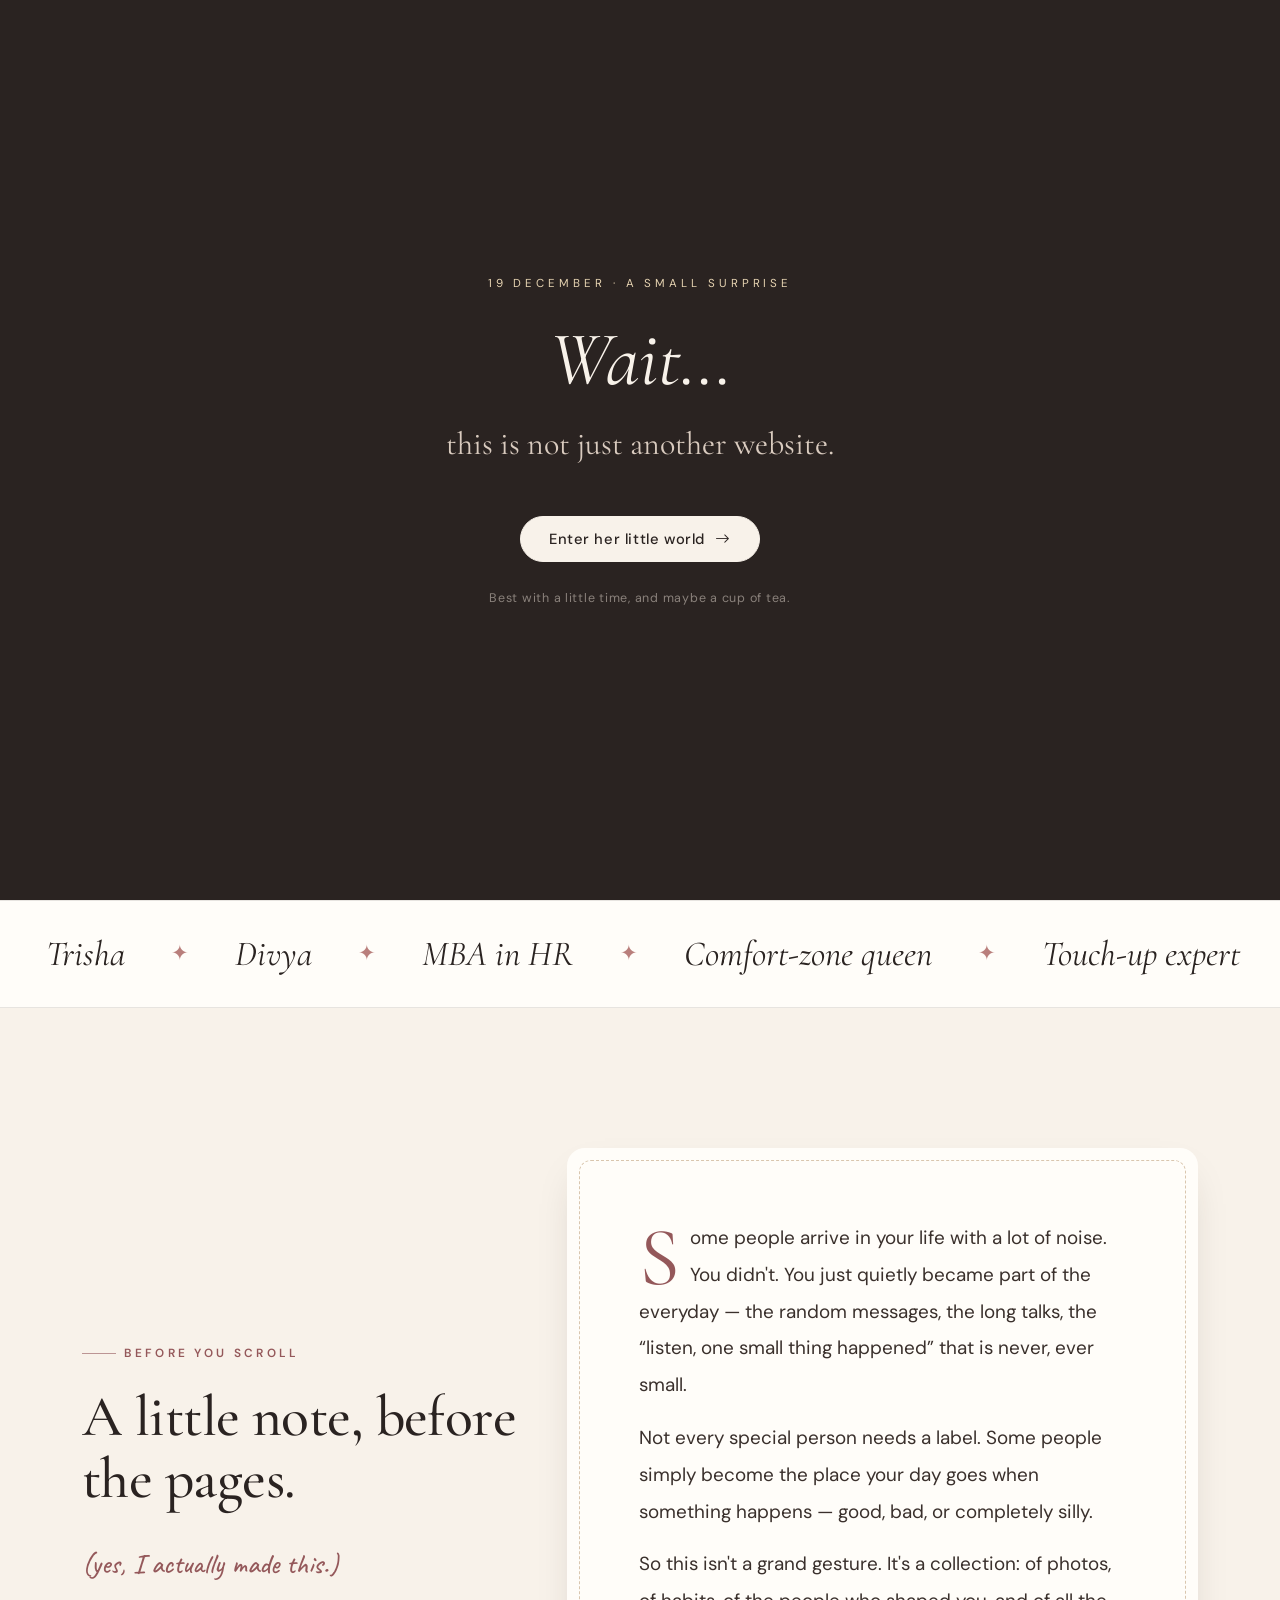
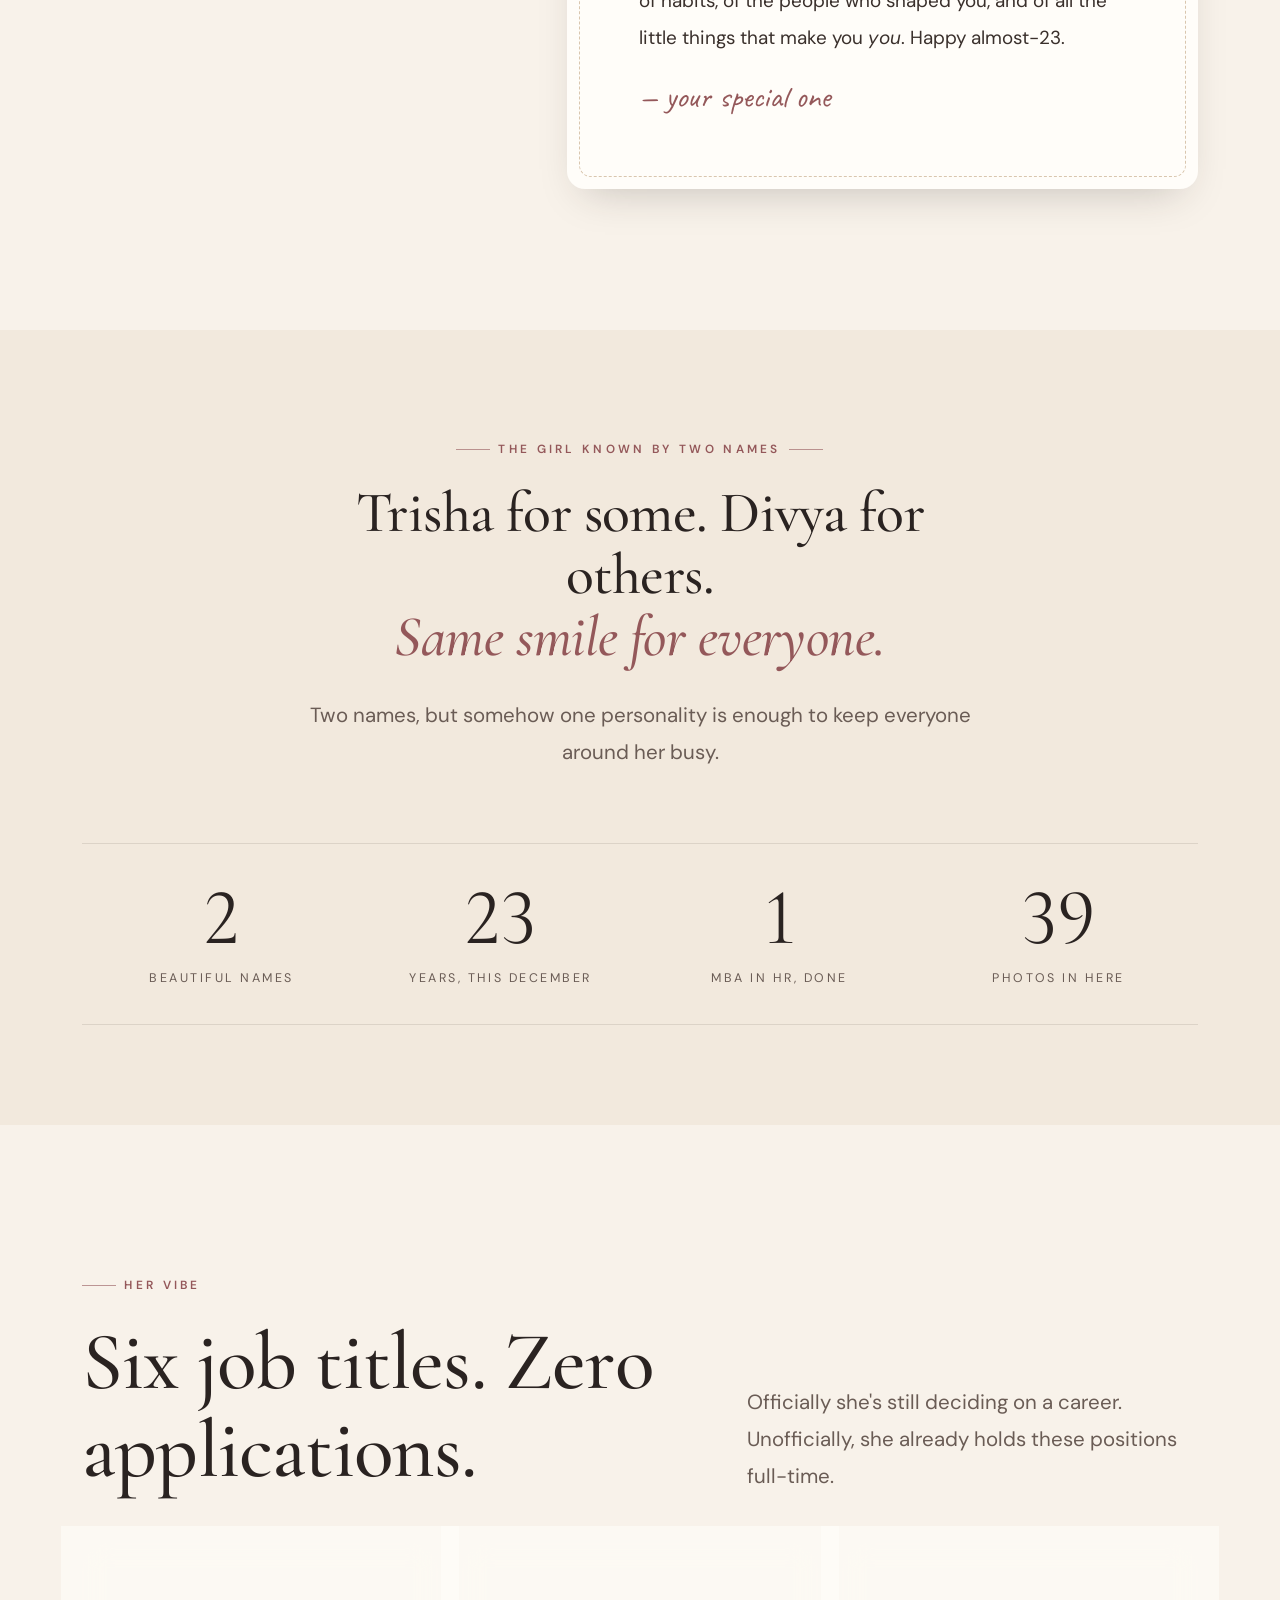
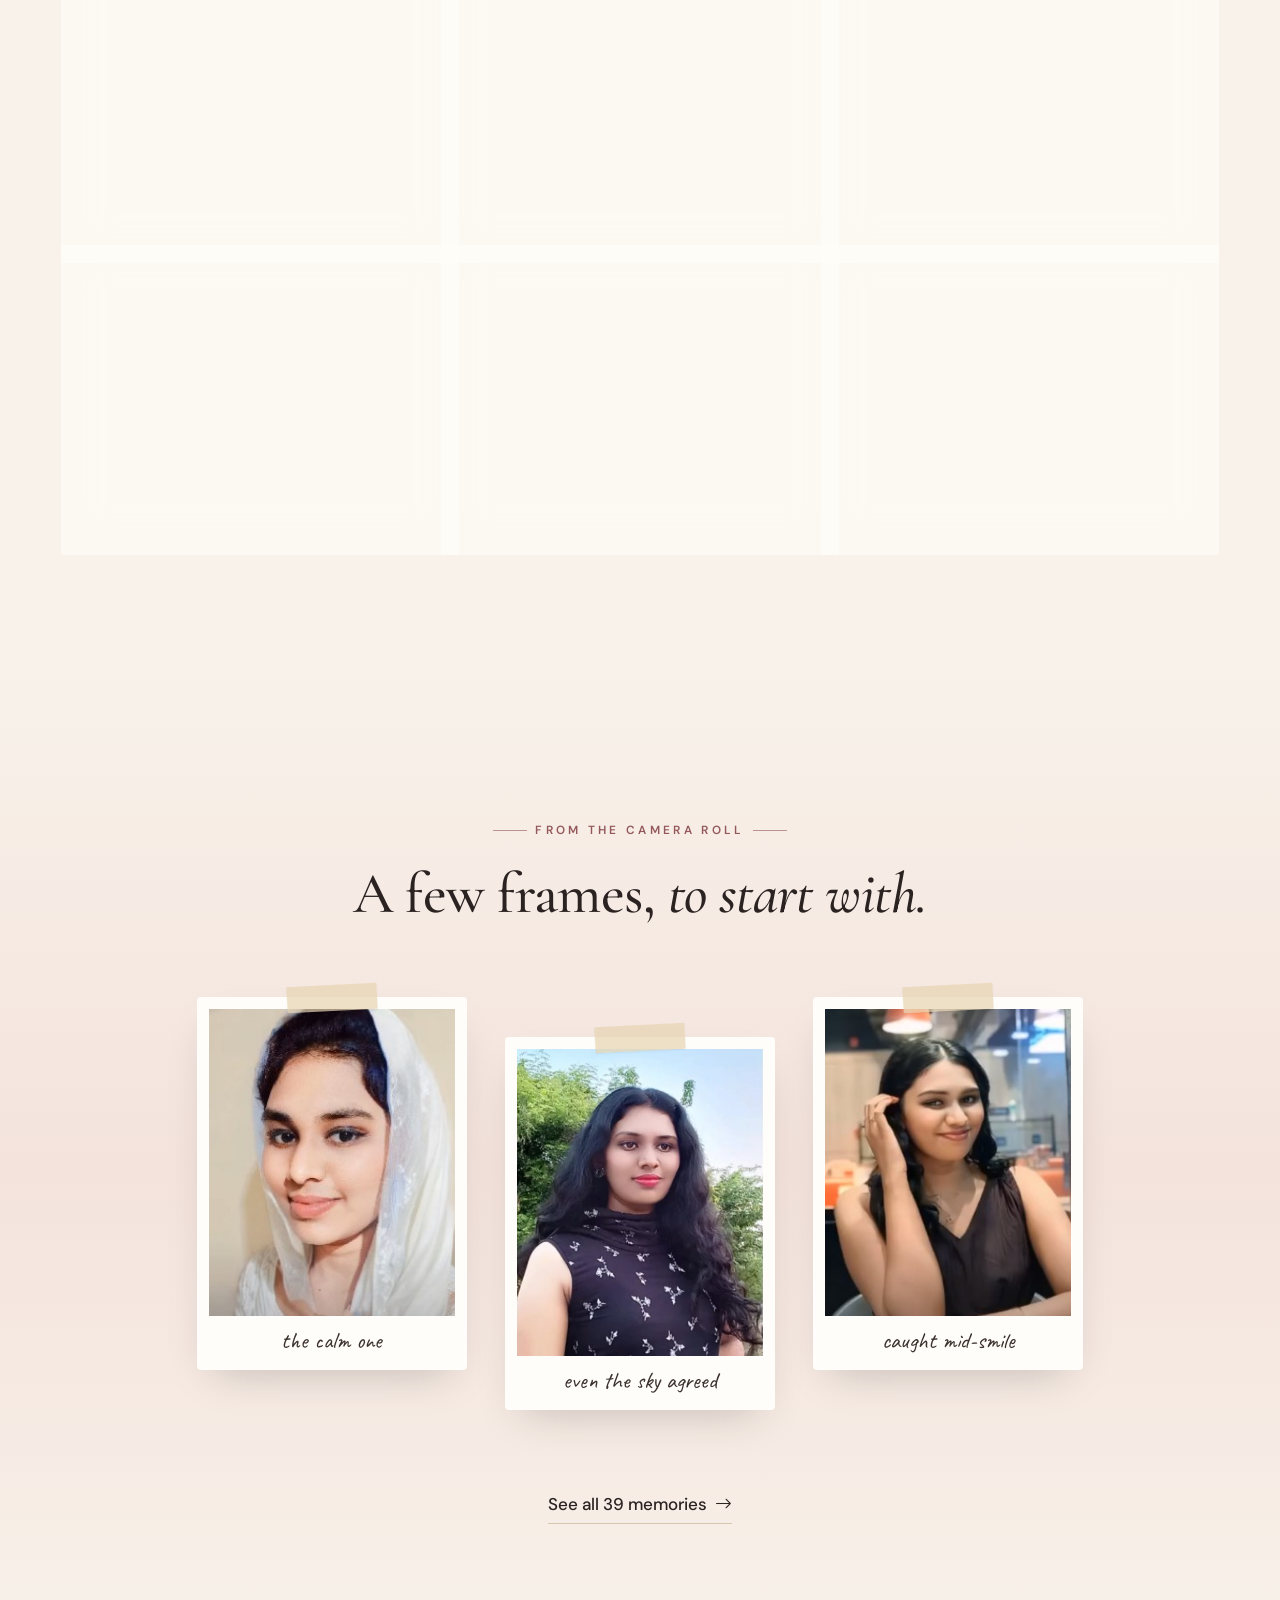
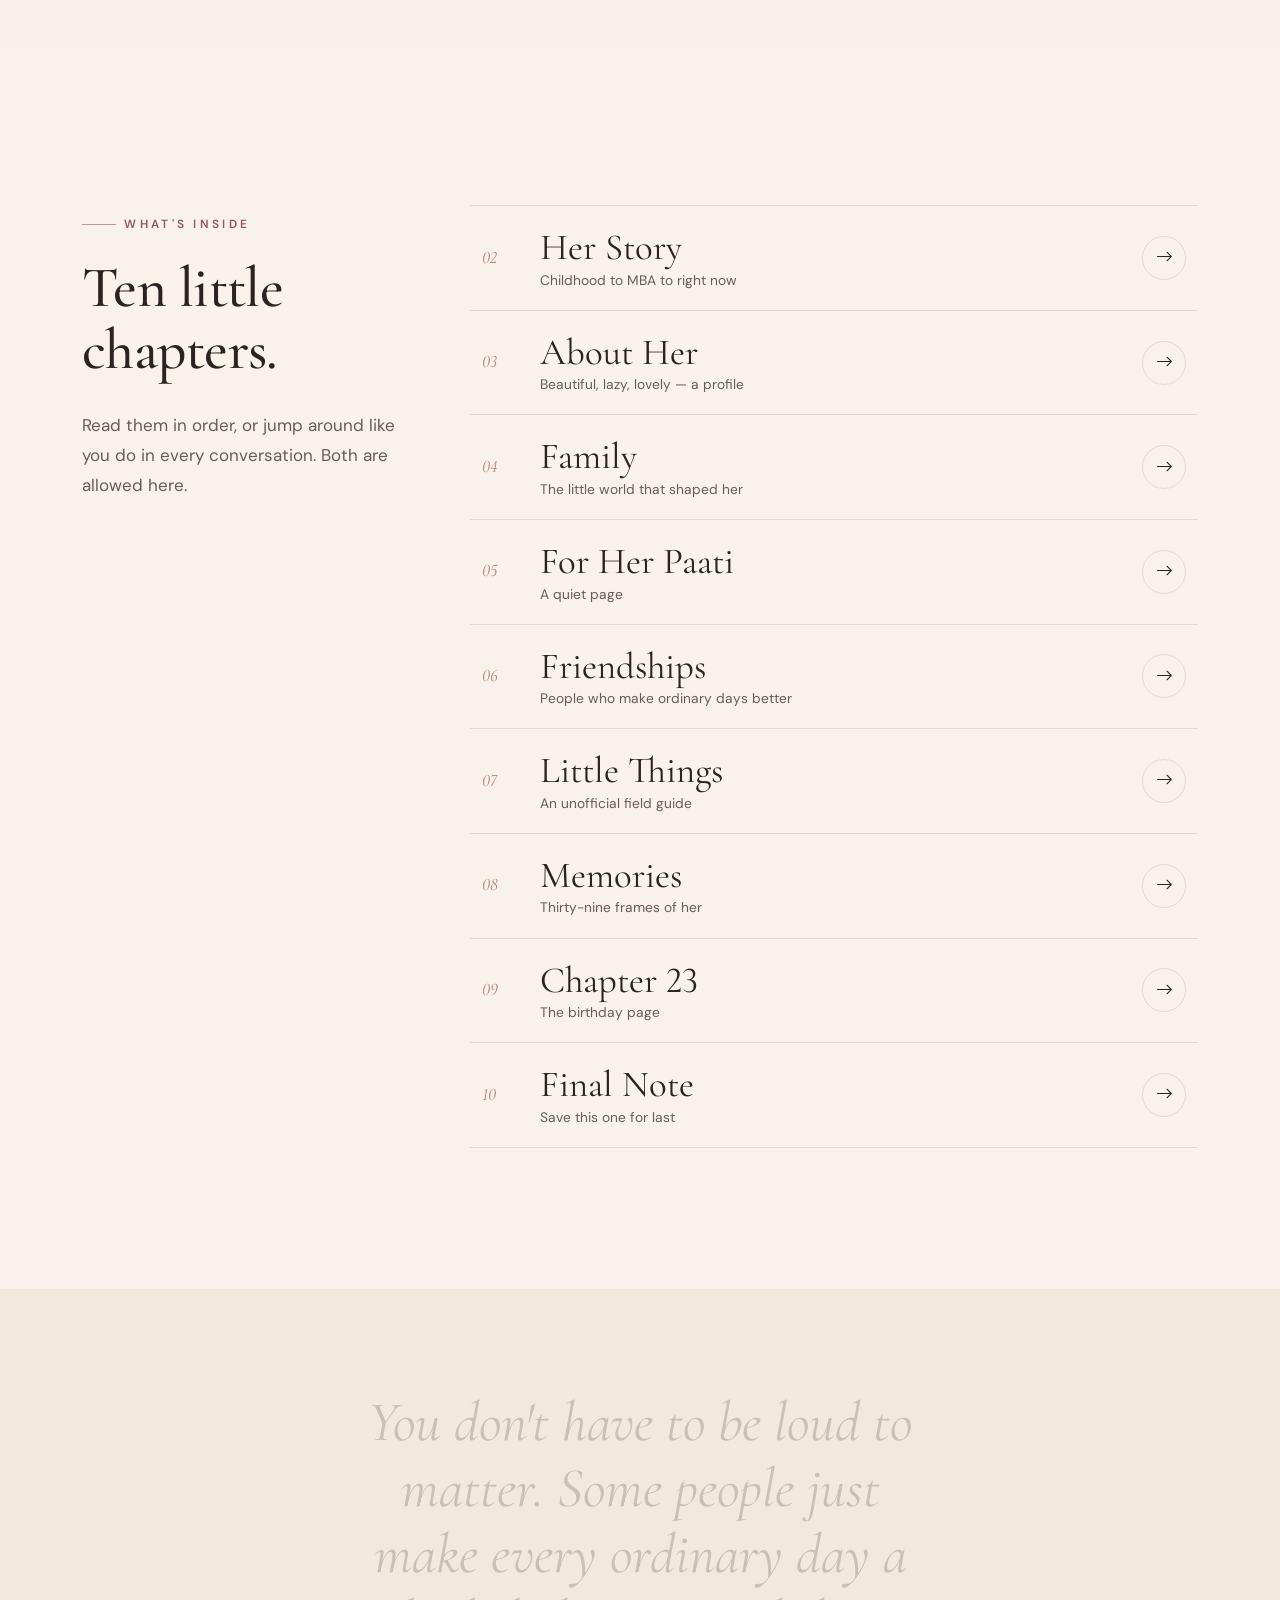
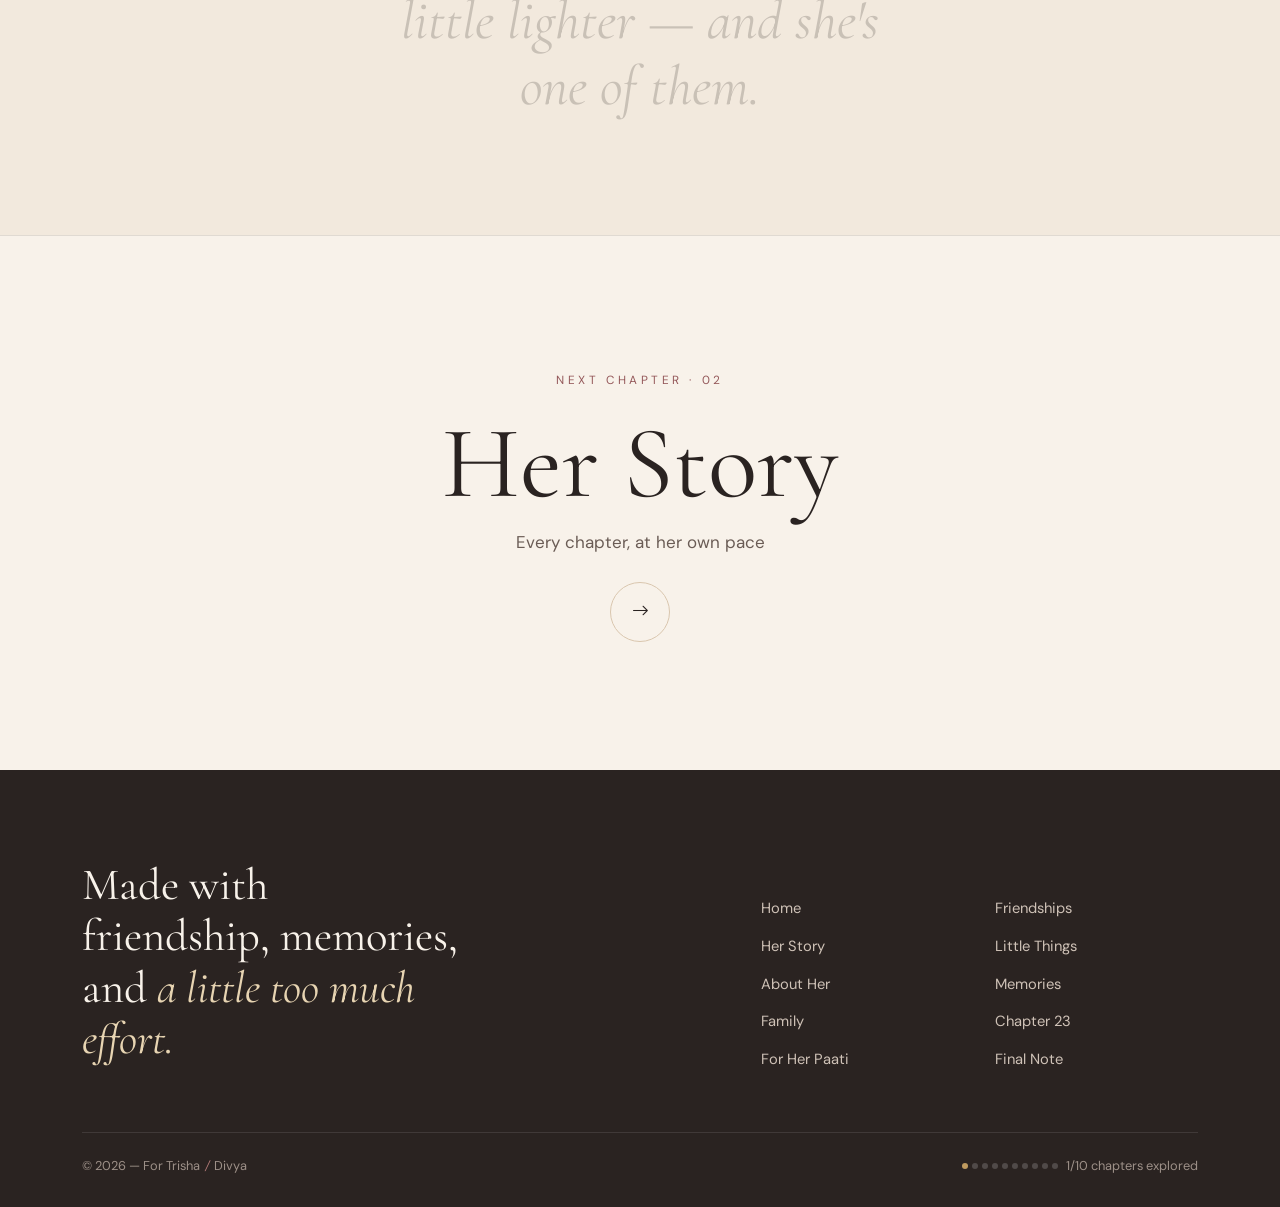
<file: index.html>
<!doctype html>
<html lang="en">
<head>
  <meta charset="utf-8">
  <meta name="viewport" content="width=device-width, initial-scale=1">
  <title>Trisha / Divya · Chapter 23</title>
  <meta name="description" content="A little world made for Trisha / Divya — turning 23 on December 19.">
  <meta name="theme-color" content="#f8f2ea">
  <meta name="robots" content="noindex, nofollow">
  <link rel="icon" href="data:image/svg+xml,%3Csvg xmlns='http://www.w3.org/2000/svg' viewBox='0 0 64 64'%3E%3Ccircle cx='32' cy='32' r='31' fill='%23f8f2ea' stroke='%2394585a' stroke-width='2'/%3E%3Ctext x='32' y='42' font-family='Georgia,serif' font-style='italic' font-size='28' text-anchor='middle' fill='%2394585a'%3E23%3C/text%3E%3C/svg%3E">

  <!-- Fonts -->
  <link rel="preconnect" href="https://fonts.googleapis.com">
  <link rel="preconnect" href="https://fonts.gstatic.com" crossorigin>
  <link href="https://fonts.googleapis.com/css2?family=Caveat:wght@500;600&family=Cormorant+Garamond:ital,wght@0,400;0,500;0,600;1,400;1,500&family=DM+Sans:opsz,wght@9..40,400;9..40,500;9..40,600&display=swap" rel="stylesheet">

  <!-- Bootstrap 5 + Bootstrap Icons -->
  <link href="https://cdn.jsdelivr.net/npm/bootstrap@5.3.3/dist/css/bootstrap.min.css" rel="stylesheet">
  <link href="https://cdn.jsdelivr.net/npm/bootstrap-icons@1.11.3/font/bootstrap-icons.min.css" rel="stylesheet">

  <!-- Site styles -->
  <link rel="stylesheet" href="css/style.css">
  <link rel="stylesheet" href="css/animations.css">
  <link rel="stylesheet" href="css/responsive.css">

  <script>
    /* tiny boot script: enables animations, skips the intro if already seen, failsafe for the page curtain */
    document.documentElement.classList.add("js");
    try { if (sessionStorage.getItem("td-intro-seen")) document.documentElement.classList.add("intro-seen"); } catch (e) {}
    setTimeout(function () { if (document.body) document.body.classList.add("page-ready"); }, 3500);
  </script>
</head>
<body data-page="home">
  <a class="skip-link" href="#main">Skip to content</a>
  <div class="page-curtain" aria-hidden="true"><span class="curtain-mark">Trisha / Divya</span></div>
  <header id="site-header"></header>

  <!-- ============ OPENING SCREEN ============ -->
  <div class="intro" id="intro" role="dialog" aria-modal="true" aria-labelledby="intro-title">
    <div class="intro-inner">
      <p class="intro-small">19 December · a small surprise</p>
      <p class="intro-title" id="intro-title">Wait…</p>
      <p class="intro-line">this is not just another website.</p>
      <button type="button" class="btn-soft btn-magnetic intro-enter">Enter her little world <i class="bi bi-arrow-right" aria-hidden="true"></i></button>
      <p class="intro-hint">Best with a little time, and maybe a cup of tea.</p>
    </div>
  </div>

  <main id="main">

    <!-- ============ HERO ============ -->
    <section class="hero" aria-labelledby="hero-name">
      <div class="aurora" aria-hidden="true"><span></span><span></span><span></span></div>
      <div class="container">
        <div class="row align-items-center g-4 g-lg-5">
          <div class="col-lg-6 order-2 order-lg-1">
            <div class="hero-enter">
              <div class="hero-eyebrow">
                <span class="hero-chip"><i class="bi bi-calendar-heart" aria-hidden="true"></i> December 19</span>
                <span class="hero-chip"><i class="bi bi-stars" aria-hidden="true"></i> Turning 23</span>
              </div>
              <h1 class="hero-name" id="hero-name" data-split="manual" data-split-delay="250">
                <span class="name-word">Trisha</span> <span class="slash">/</span> <span class="name-word alt">Divya</span>
              </h1>
              <p class="lead-soft hero-text">One girl. Two names. Twenty-three years of being completely, stubbornly, beautifully herself.</p>
              <p class="text-soft hero-text mb-4">This is a small corner of the internet that belongs only to you. Take your time with it — you always do anyway.</p>
              <div class="d-flex flex-wrap gap-3 align-items-center">
                <a href="her-story.html" class="btn-soft btn-magnetic">Begin her story <i class="bi bi-arrow-right" aria-hidden="true"></i></a>
                <a href="#welcome" class="text-link">Read the note first</a>
              </div>
            </div>
          </div>
          <div class="col-lg-6 order-1 order-lg-2">
            <div class="hero-visual hero-visual-enter">
              <div class="arch-outline" aria-hidden="true" data-parallax="0.05"></div>
              <figure class="arch-frame m-0" data-lightbox="page">
                <img data-img="hero" data-eager fetchpriority="high">
              </figure>
              <div class="hero-note float" style="--rot:-4deg" aria-hidden="true">
                <span class="hand">the birthday girl, obviously</span>
                <small>19 · 12</small>
              </div>
              <div class="hero-stamp" aria-hidden="true">
                <svg viewBox="0 0 120 120">
                  <defs><path id="circlePath" d="M60,60 m-46,0 a46,46 0 1,1 92,0 a46,46 0 1,1 -92,0"/></defs>
                  <text><textPath href="#circlePath" textLength="286" lengthAdjust="spacing">turning twenty three · made for her ·</textPath></text>
                </svg>
                <span class="stamp-center">23</span>
              </div>
            </div>
          </div>
        </div>
      </div>
      <a href="#welcome" class="scroll-cue" aria-label="Scroll to the welcome note">
        <span class="mouse" aria-hidden="true"></span>
        <span class="label">Scroll slowly — she would</span>
      </a>
    </section>

    <!-- ============ MARQUEE ============ -->
    <div class="marquee" aria-hidden="true">
      <div class="marquee-track">
        <span>Trisha</span><span>Divya</span><span>MBA in HR</span><span>Comfort-zone queen</span><span>Touch-up expert</span><span>Turning 23</span><span>Still figuring it out</span><span>Completely herself</span>
        <span>Trisha</span><span>Divya</span><span>MBA in HR</span><span>Comfort-zone queen</span><span>Touch-up expert</span><span>Turning 23</span><span>Still figuring it out</span><span>Completely herself</span>
      </div>
    </div>

    <!-- ============ WELCOME NOTE ============ -->
    <section class="section" id="welcome" aria-labelledby="welcome-title">
      <div class="container">
        <div class="row g-4 g-lg-5 align-items-center">
          <div class="col-lg-5">
            <span class="eyebrow" data-reveal="up">Before you scroll</span>
            <h2 class="display-md" id="welcome-title" data-split>A little note, before the pages.</h2>
            <p class="hand text-rose fs-3 mt-3" data-reveal="up" data-delay=".3">(yes, I actually made this.)</p>
          </div>
          <div class="col-lg-7">
            <div class="note-letter" data-reveal="up">
              <p class="dropcap">Some people arrive in your life with a lot of noise. You didn't. You just quietly became part of the everyday — the random messages, the long talks, the “listen, one small thing happened” that is never, ever small.</p>
              <p>Not every special person needs a label. Some people simply become the place your day goes when something happens — good, bad, or completely silly.</p>
              <p class="mb-4">So this isn't a grand gesture. It's a collection: of photos, of habits, of the people who shaped you, and of all the little things that make you <em>you</em>. Happy almost-23.</p>
              <span class="signature">— your special one</span>
            </div>
          </div>
        </div>
      </div>
    </section>

    <!-- ============ TWO NAMES + COUNTERS ============ -->
    <section class="section-tight bg-beige" aria-labelledby="names-title">
      <div class="container">
        <div class="section-head center">
          <span class="eyebrow center" data-reveal="up">The girl known by two names</span>
          <h2 class="display-md" id="names-title" data-reveal="up">Trisha for some. Divya for others.<br><em class="text-rose">Same smile for everyone.</em></h2>
          <p class="lead-soft" data-reveal="up">Two names, but somehow one personality is enough to keep everyone around her busy.</p>
        </div>
        <div class="row stat-row text-center g-0 py-4">
          <div class="col-6 col-md-3"><div class="stat"><span class="stat-num" data-count="2">0</span><span class="stat-label">Beautiful names</span></div></div>
          <div class="col-6 col-md-3"><div class="stat"><span class="stat-num"><span data-count="23">0</span></span><span class="stat-label">Years, this December</span></div></div>
          <div class="col-6 col-md-3"><div class="stat"><span class="stat-num" data-count="1">0</span><span class="stat-label">MBA in HR, done</span></div></div>
          <div class="col-6 col-md-3"><div class="stat"><span class="stat-num" data-count="39">0</span><span class="stat-label">Photos in here</span></div></div>
        </div>
      </div>
    </section>

    <!-- ============ HER VIBE ============ -->
    <section class="section" aria-labelledby="vibe-title">
      <div class="container">
        <div class="row align-items-end mb-5 g-4">
          <div class="col-lg-7">
            <span class="eyebrow" data-reveal="up">Her vibe</span>
            <h2 class="display-lg mb-0" id="vibe-title" data-split>Six job titles. Zero applications.</h2>
          </div>
          <div class="col-lg-5">
            <p class="lead-soft mb-0" data-reveal="up">Officially she's still deciding on a career. Unofficially, she already holds these positions full-time.</p>
          </div>
        </div>
        <div class="row g-4" data-stagger>
          <div class="col-md-6 col-lg-4">
            <article class="glass-card vibe-card" data-tilt>
              <span class="vibe-num">01</span>
              <span class="vibe-icon"><i class="bi bi-cup-hot" aria-hidden="true"></i></span>
              <h3>Comfort Zone Queen</h3>
              <p>Her comfort zone has a throne, a blanket and a snack drawer. She will leave it — for a valid reason, with advance notice.</p>
            </article>
          </div>
          <div class="col-md-6 col-lg-4">
            <article class="glass-card vibe-card" data-tilt>
              <span class="vibe-num">02</span>
              <span class="vibe-icon"><i class="bi bi-moon-stars" aria-hidden="true"></i></span>
              <h3>Professional Lazy Girl</h3>
              <p>Not lazy. Energy-efficient. She's saving it for important things. Nobody knows what those are yet, including her.</p>
            </article>
          </div>
          <div class="col-md-6 col-lg-4">
            <article class="glass-card vibe-card" data-tilt>
              <span class="vibe-num">03</span>
              <span class="vibe-icon"><i class="bi bi-mortarboard" aria-hidden="true"></i></span>
              <h3>MBA, HR</h3>
              <p>Officially qualified to understand people. Unofficially, she was already doing it long before the degree said so.</p>
            </article>
          </div>
          <div class="col-md-6 col-lg-4">
            <article class="glass-card vibe-card" data-tilt>
              <span class="vibe-num">04</span>
              <span class="vibe-icon"><i class="bi bi-magic" aria-hidden="true"></i></span>
              <h3>Little Touch-Up Expert</h3>
              <p>“Two minutes” is a unit of time that only she understands — and somehow it's always worth the wait.</p>
            </article>
          </div>
          <div class="col-md-6 col-lg-4">
            <article class="glass-card vibe-card" data-tilt>
              <span class="vibe-num">05</span>
              <span class="vibe-icon"><i class="bi bi-flower1" aria-hidden="true"></i></span>
              <h3>Trying to Become Better</h3>
              <p>A little better every day, at her own sweet pace. Slow progress is still progress — she's living proof.</p>
            </article>
          </div>
          <div class="col-md-6 col-lg-4">
            <article class="glass-card vibe-card" data-tilt>
              <span class="vibe-num">06</span>
              <span class="vibe-icon"><i class="bi bi-heart" aria-hidden="true"></i></span>
              <h3>Beautiful Inside &amp; Out</h3>
              <p>The face gets noticed first. The heart is the part people end up staying for.</p>
            </article>
          </div>
        </div>
      </div>
    </section>

    <!-- ============ POLAROIDS ============ -->
    <section class="section bg-blush" aria-labelledby="polaroid-title">
      <div class="container">
        <div class="section-head center">
          <span class="eyebrow center" data-reveal="up">From the camera roll</span>
          <h2 class="display-md" id="polaroid-title" data-reveal="up">A few frames, <em>to start with.</em></h2>
        </div>
        <div class="polaroid-row" data-stagger>
          <figure class="polaroid" data-lightbox="page">
            <span class="tape" aria-hidden="true"></span>
            <div class="ph"><img data-img="dupattaSmile"></div>
            <figcaption>the calm one</figcaption>
          </figure>
          <figure class="polaroid" data-lightbox="page">
            <span class="tape" aria-hidden="true"></span>
            <div class="ph"><img data-img="floralSky"></div>
            <figcaption>even the sky agreed</figcaption>
          </figure>
          <figure class="polaroid" data-lightbox="page">
            <span class="tape" aria-hidden="true"></span>
            <div class="ph"><img data-img="hairTuck"></div>
            <figcaption>caught mid-smile</figcaption>
          </figure>
        </div>
        <div class="text-center mt-5 pt-3" data-reveal="up">
          <a href="memories.html" class="text-link">See all 39 memories <i class="bi bi-arrow-right" aria-hidden="true"></i></a>
        </div>
      </div>
    </section>

    <!-- ============ CHAPTERS ============ -->
    <section class="section" aria-labelledby="chapters-title">
      <div class="container">
        <div class="row g-4 g-lg-5">
          <div class="col-lg-4">
            <div class="position-sticky" style="top:110px">
              <span class="eyebrow" data-reveal="up">What's inside</span>
              <h2 class="display-md" id="chapters-title" data-reveal="up">Ten little chapters.</h2>
              <p class="text-soft" data-reveal="up">Read them in order, or jump around like you do in every conversation. Both are allowed here.</p>
            </div>
          </div>
          <div class="col-lg-8">
            <ol class="chapter-list" data-stagger>
              <li><a href="her-story.html"><span class="c-num">02</span><span class="c-title">Her Story<small>Childhood to MBA to right now</small></span><span class="c-arrow"><i class="bi bi-arrow-right" aria-hidden="true"></i></span></a></li>
              <li><a href="about-her.html"><span class="c-num">03</span><span class="c-title">About Her<small>Beautiful, lazy, lovely — a profile</small></span><span class="c-arrow"><i class="bi bi-arrow-right" aria-hidden="true"></i></span></a></li>
              <li><a href="family.html"><span class="c-num">04</span><span class="c-title">Family<small>The little world that shaped her</small></span><span class="c-arrow"><i class="bi bi-arrow-right" aria-hidden="true"></i></span></a></li>
              <li><a href="grandmother.html"><span class="c-num">05</span><span class="c-title">For Her Paati<small>A quiet page</small></span><span class="c-arrow"><i class="bi bi-arrow-right" aria-hidden="true"></i></span></a></li>
              <li><a href="friendships.html"><span class="c-num">06</span><span class="c-title">Friendships<small>People who make ordinary days better</small></span><span class="c-arrow"><i class="bi bi-arrow-right" aria-hidden="true"></i></span></a></li>
              <li><a href="little-things.html"><span class="c-num">07</span><span class="c-title">Little Things<small>An unofficial field guide</small></span><span class="c-arrow"><i class="bi bi-arrow-right" aria-hidden="true"></i></span></a></li>
              <li><a href="memories.html"><span class="c-num">08</span><span class="c-title">Memories<small>Thirty-nine frames of her</small></span><span class="c-arrow"><i class="bi bi-arrow-right" aria-hidden="true"></i></span></a></li>
              <li><a href="23.html"><span class="c-num">09</span><span class="c-title">Chapter 23<small>The birthday page</small></span><span class="c-arrow"><i class="bi bi-arrow-right" aria-hidden="true"></i></span></a></li>
              <li><a href="final.html"><span class="c-num">10</span><span class="c-title">Final Note<small>Save this one for last</small></span><span class="c-arrow"><i class="bi bi-arrow-right" aria-hidden="true"></i></span></a></li>
            </ol>
          </div>
        </div>
      </div>
    </section>

    <!-- ============ QUOTE ============ -->
    <section class="section-tight bg-beige text-center" aria-label="A thought">
      <div class="container">
        <p class="big-quote wordfade">You don't have to be loud to matter. Some people just make every ordinary day a little lighter — and she's one of them.</p>
      </div>
    </section>

    <div data-next-chapter></div>
  </main>

  <footer id="site-footer"></footer>

  <!-- Scripts: image config first, then site logic -->
  <script src="js/memories.js"></script>
  <script src="js/main.js"></script>
  <script src="js/animations.js"></script>
  <script src="js/gallery.js"></script>
</body>
</html>
</file>
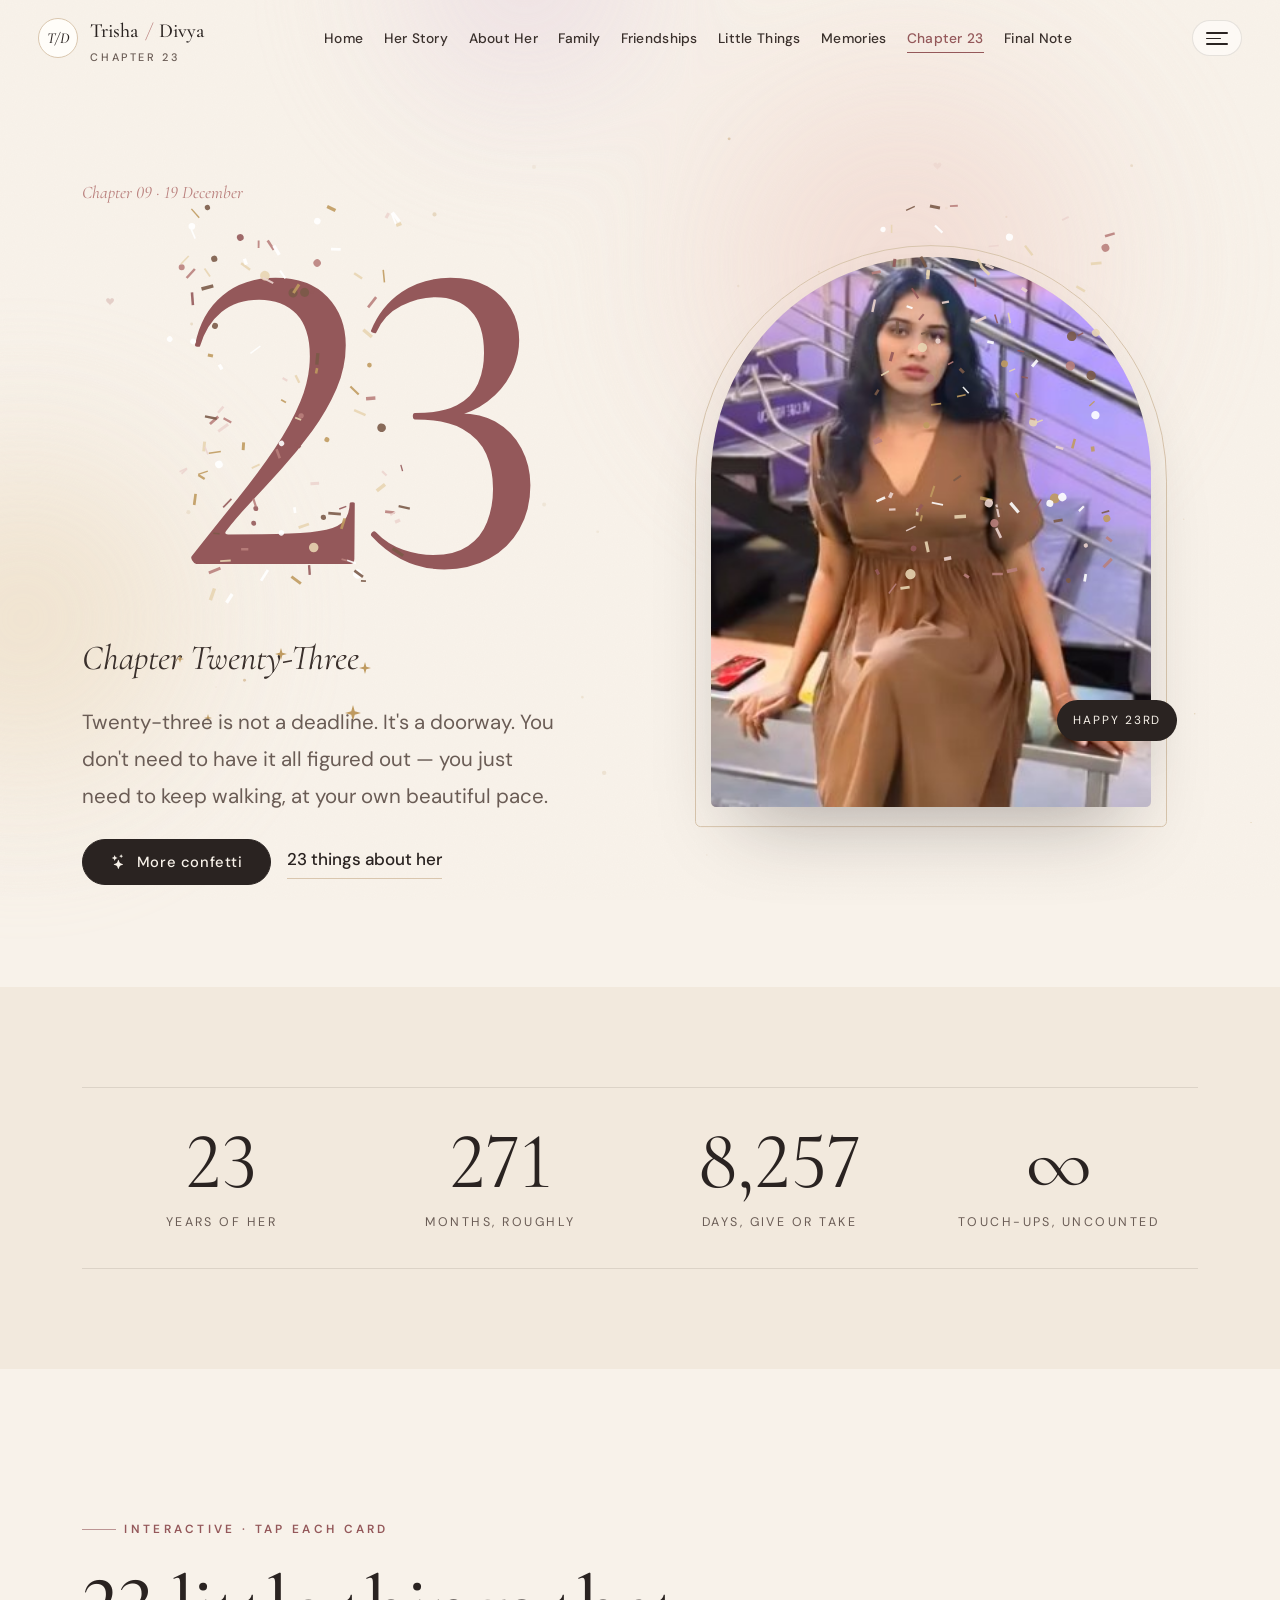
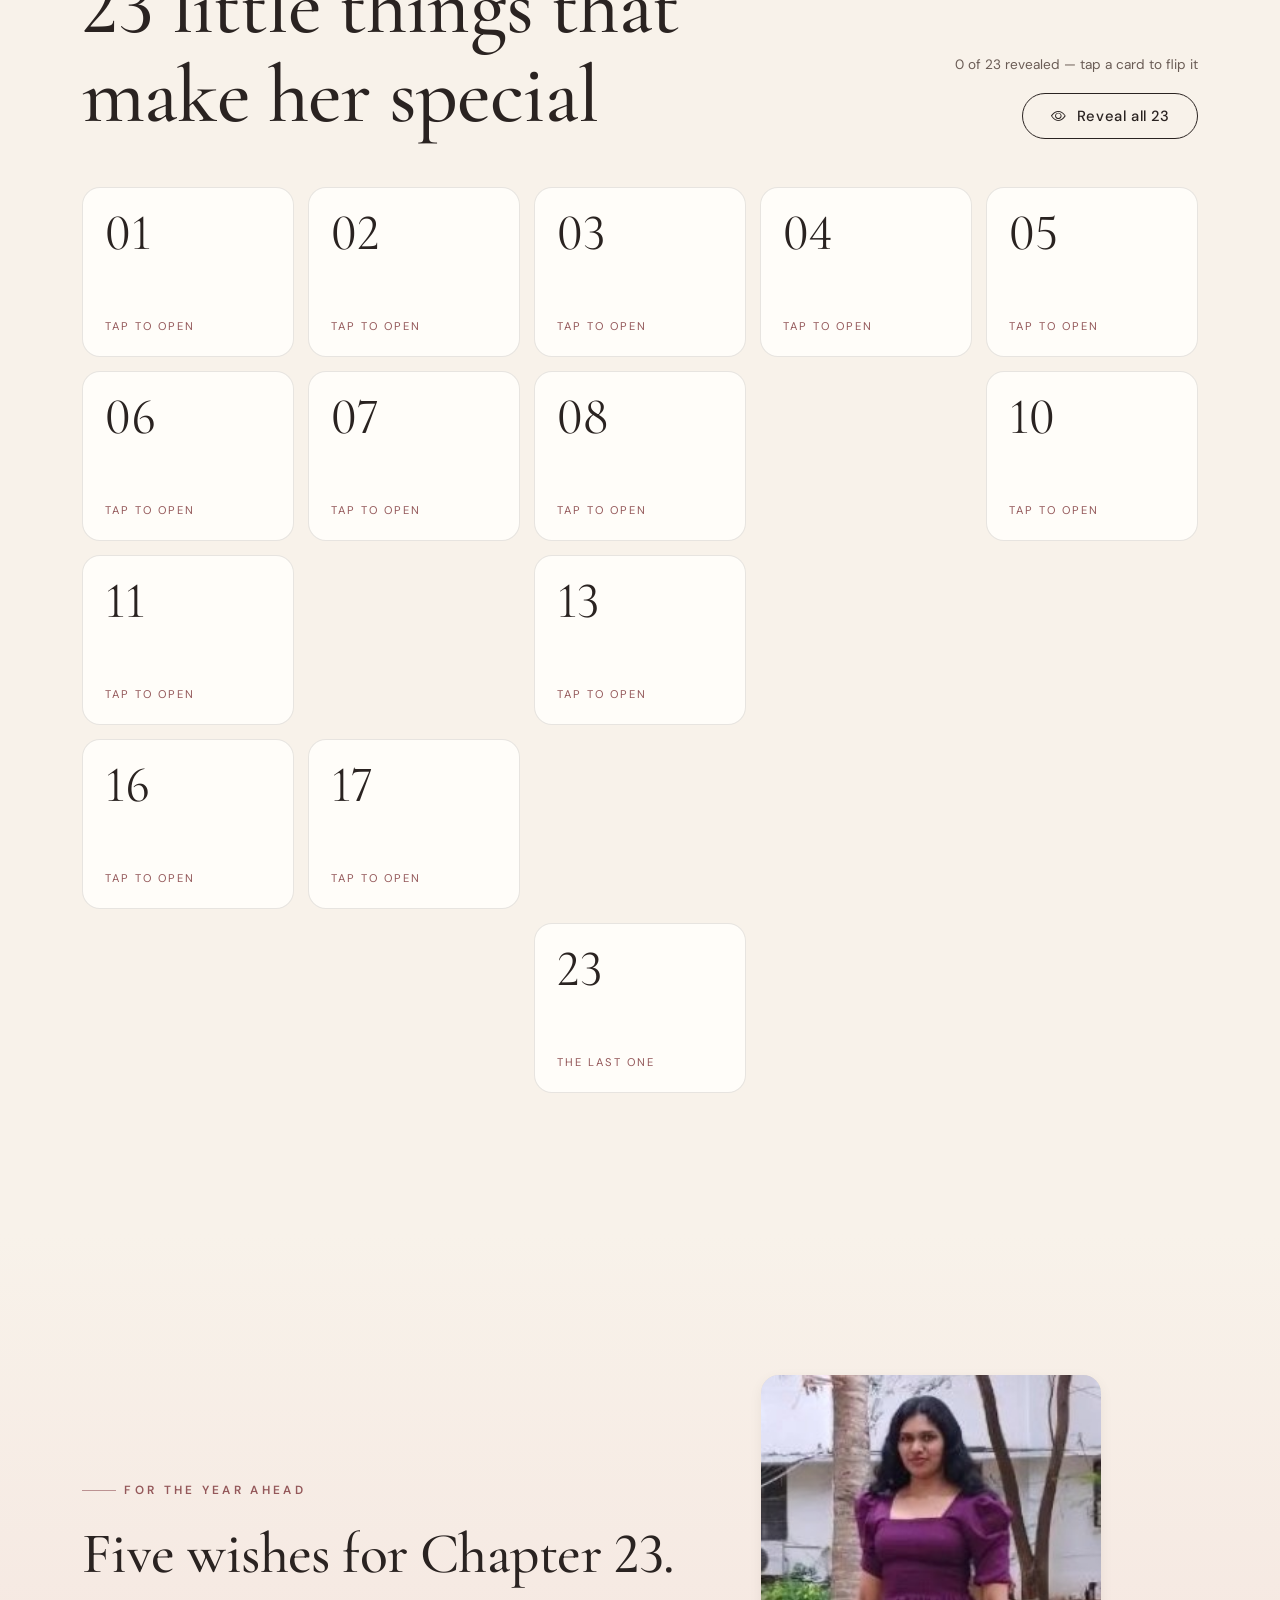
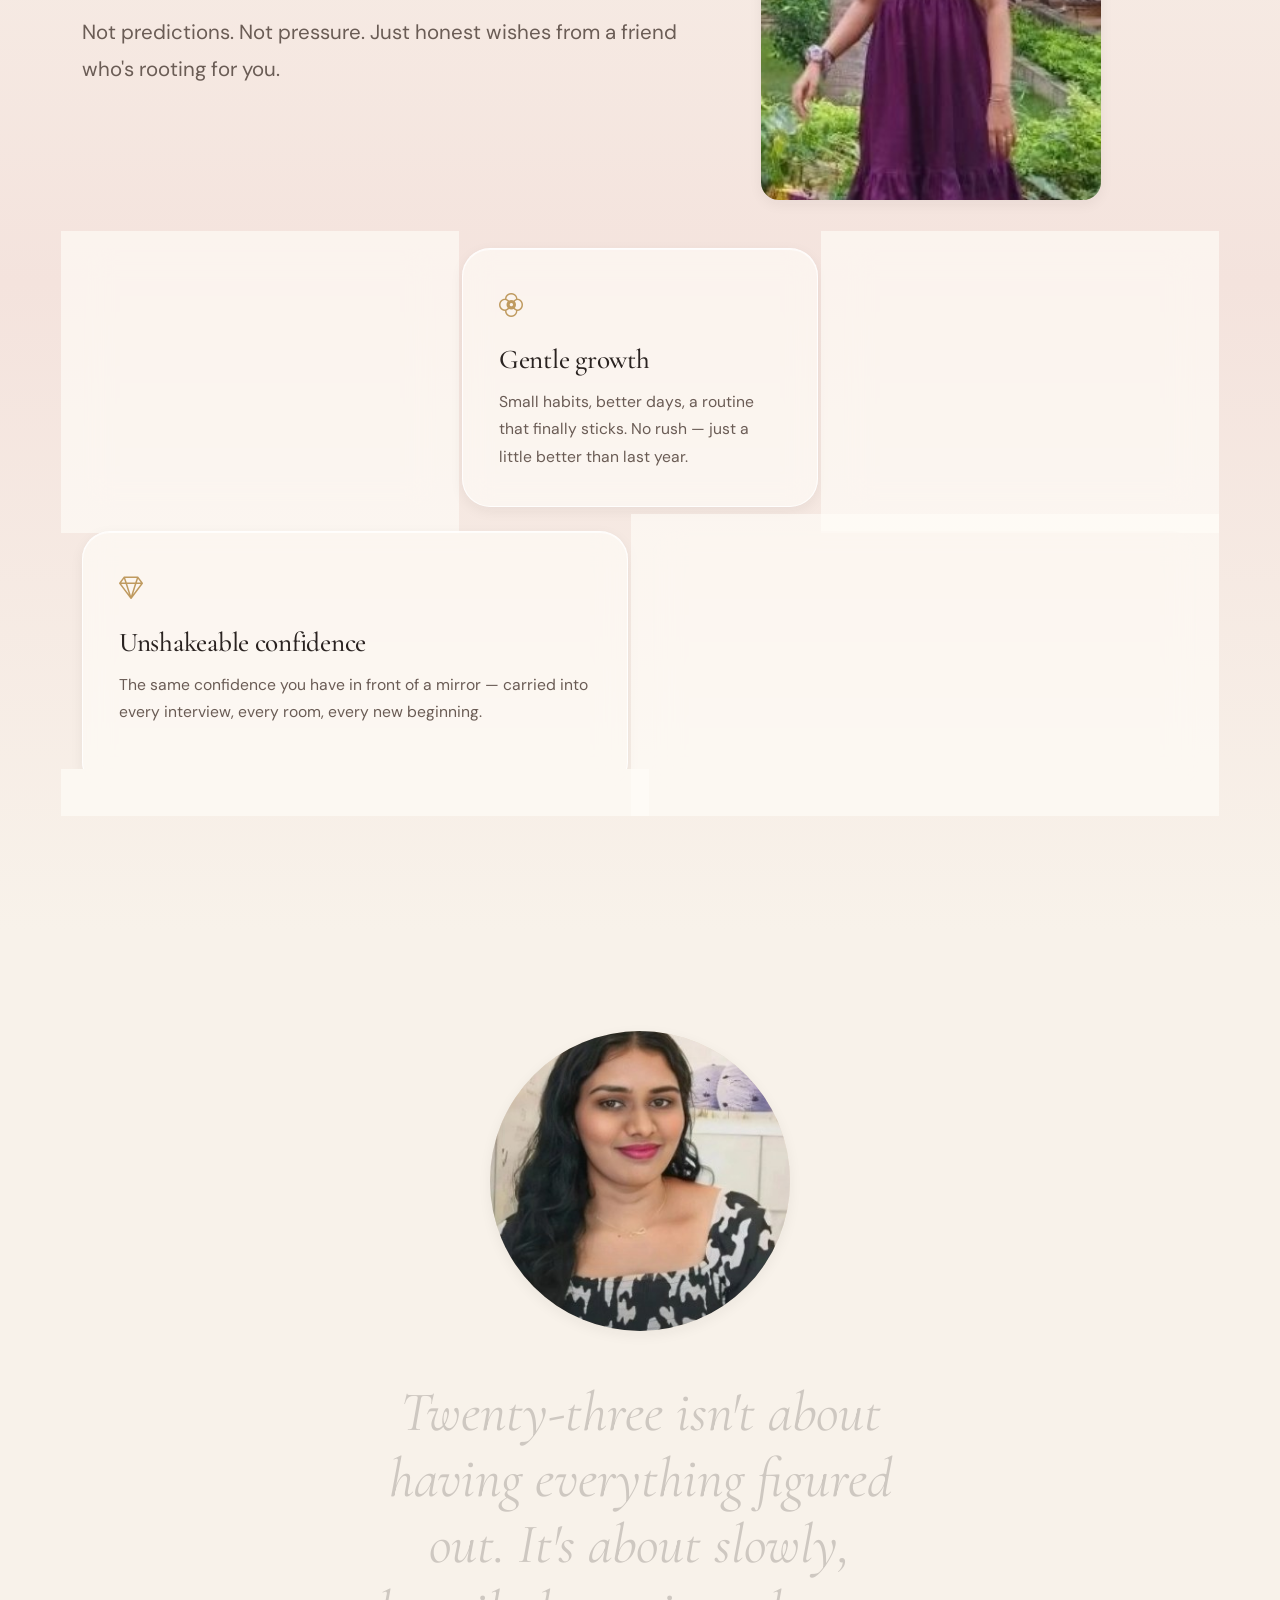
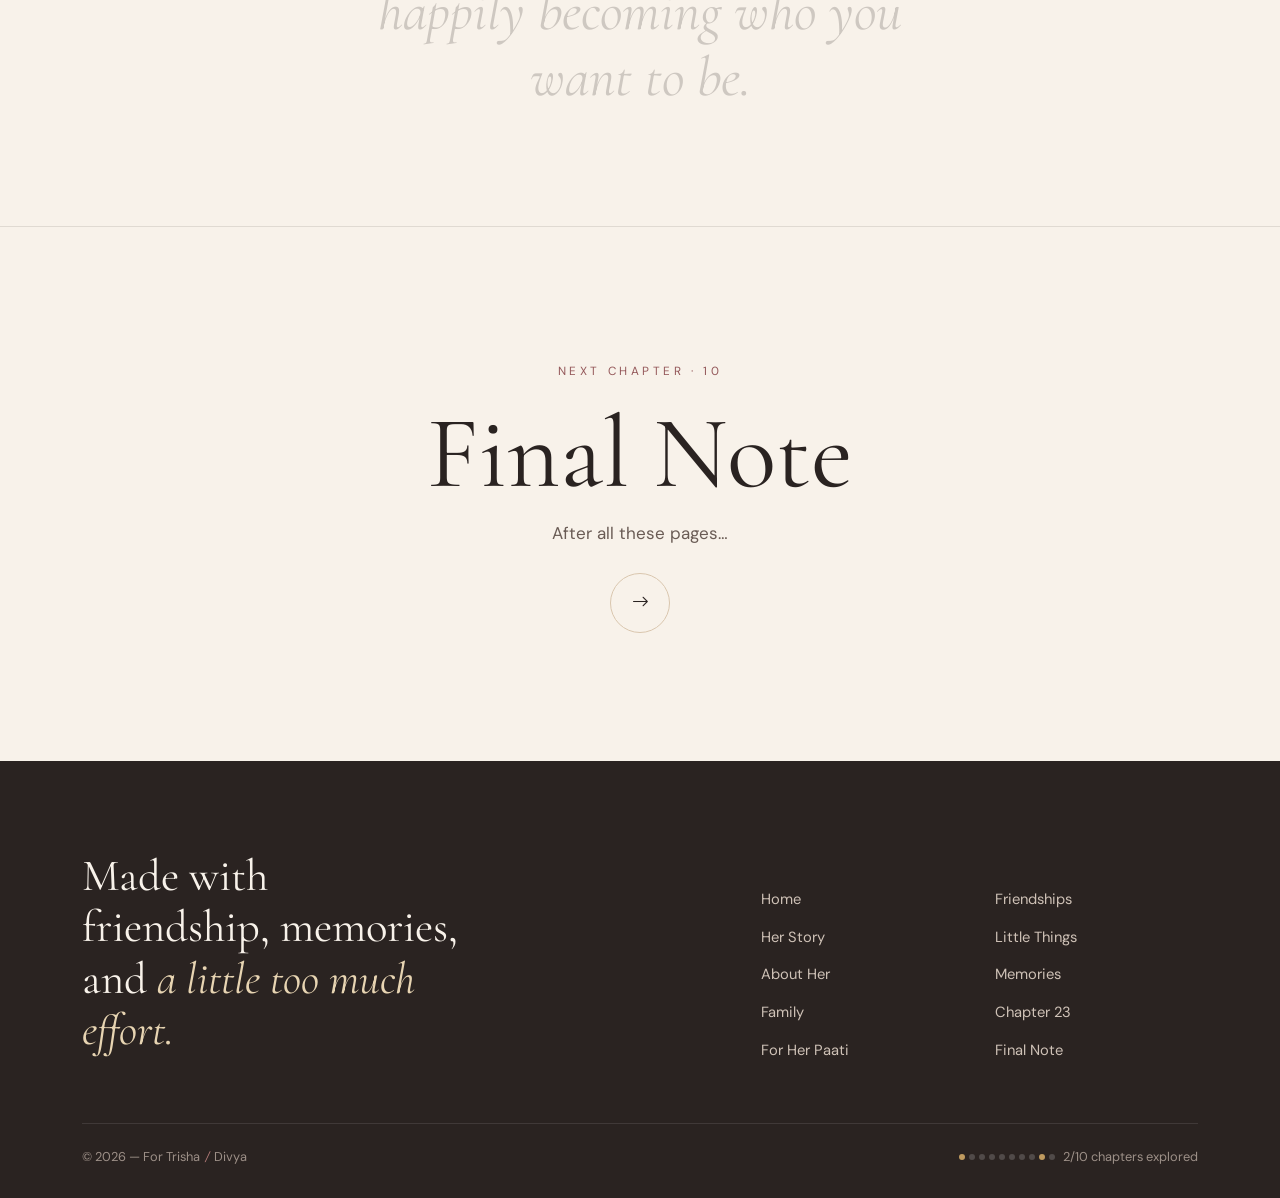
<file: 23.html>
<!doctype html>
<html lang="en">
<head>
  <meta charset="utf-8">
  <meta name="viewport" content="width=device-width, initial-scale=1">
  <title>Chapter 23 · Trisha / Divya</title>
  <meta name="description" content="Chapter 23 — twenty-three little things that make her special, and wishes for the year ahead.">
  <meta name="theme-color" content="#f8f2ea">
  <meta name="robots" content="noindex, nofollow">
  <link rel="icon" href="data:image/svg+xml,%3Csvg xmlns='http://www.w3.org/2000/svg' viewBox='0 0 64 64'%3E%3Ccircle cx='32' cy='32' r='31' fill='%23f8f2ea' stroke='%2394585a' stroke-width='2'/%3E%3Ctext x='32' y='42' font-family='Georgia,serif' font-style='italic' font-size='28' text-anchor='middle' fill='%2394585a'%3E23%3C/text%3E%3C/svg%3E">

  <!-- Fonts -->
  <link rel="preconnect" href="https://fonts.googleapis.com">
  <link rel="preconnect" href="https://fonts.gstatic.com" crossorigin>
  <link href="https://fonts.googleapis.com/css2?family=Caveat:wght@500;600&family=Cormorant+Garamond:ital,wght@0,400;0,500;0,600;1,400;1,500&family=DM+Sans:opsz,wght@9..40,400;9..40,500;9..40,600&display=swap" rel="stylesheet">

  <!-- Bootstrap 5 + Bootstrap Icons -->
  <link href="https://cdn.jsdelivr.net/npm/bootstrap@5.3.3/dist/css/bootstrap.min.css" rel="stylesheet">
  <link href="https://cdn.jsdelivr.net/npm/bootstrap-icons@1.11.3/font/bootstrap-icons.min.css" rel="stylesheet">

  <!-- Site styles -->
  <link rel="stylesheet" href="css/style.css">
  <link rel="stylesheet" href="css/animations.css">
  <link rel="stylesheet" href="css/responsive.css">

  <script>
    /* tiny boot script: enables animations, skips the intro if already seen, failsafe for the page curtain */
    document.documentElement.classList.add("js");
    try { if (sessionStorage.getItem("td-intro-seen")) document.documentElement.classList.add("intro-seen"); } catch (e) {}
    setTimeout(function () { if (document.body) document.body.classList.add("page-ready"); }, 3500);
  </script>
</head>
<body data-page="chapter-23" data-confetti="true">
  <a class="skip-link" href="#main">Skip to content</a>
  <div class="page-curtain" aria-hidden="true"><span class="curtain-mark">Trisha / Divya</span></div>
  <header id="site-header"></header>

  <main id="main">

    <!-- ============ HERO 23 ============ -->
    <header class="page-hero hero-23" aria-labelledby="page-title">
      <div class="aurora" aria-hidden="true"><span></span><span></span><span></span></div>
      <div class="container">
        <div class="row align-items-center g-4 g-lg-5">
          <div class="col-lg-6 text-center text-lg-start">
            <span class="page-index" data-reveal="up">Chapter 09 · 19 December</span>
            <h1 id="page-title" class="visually-hidden">Chapter 23</h1>
            <div class="num-23" aria-hidden="true">
              <svg viewBox="0 0 360 260"><text x="50%" y="230" text-anchor="middle">23</text></svg>
            </div>
            <p class="display-sm serif fst-italic mt-2" data-reveal="up" data-delay=".6">Chapter <span class="sparkle">Twenty-Three</span></p>
            <p class="lead-soft mx-auto mx-lg-0" style="max-width:480px" data-reveal="up" data-delay=".8">Twenty-three is not a deadline. It's a doorway. You don't need to have it all figured out — you just need to keep walking, at your own beautiful pace.</p>
            <div class="d-flex flex-wrap gap-3 justify-content-center justify-content-lg-start mt-4" data-reveal="up" data-delay="1">
              <button type="button" class="btn-soft btn-magnetic" data-confetti-btn><i class="bi bi-stars" aria-hidden="true"></i> More confetti</button>
              <a href="#things" class="text-link align-self-center">23 things about her</a>
            </div>
          </div>
          <div class="col-lg-6">
            <div class="page-hero-media" data-reveal="zoom">
              <div class="arch-outline" aria-hidden="true" data-parallax="0.05"></div>
              <figure class="arch-frame m-0 img-reveal" data-lightbox="page"><img data-img="brownStairs"></figure>
              <span class="float-tag float">Happy 23rd</span>
            </div>
          </div>
        </div>
      </div>
    </header>

    <!-- ============ COUNTERS ============ -->
    <section class="section-tight bg-beige" aria-label="Twenty-three years in numbers">
      <div class="container">
        <div class="row stat-row text-center g-0 py-4">
          <div class="col-6 col-md-3"><div class="stat"><span class="stat-num" data-count="23">0</span><span class="stat-label">Years of her</span></div></div>
          <div class="col-6 col-md-3"><div class="stat"><span class="stat-num" data-count="276">0</span><span class="stat-label">Months, roughly</span></div></div>
          <div class="col-6 col-md-3"><div class="stat"><span class="stat-num" data-count="8400" data-format="comma">0</span><span class="stat-label">Days, give or take</span></div></div>
          <div class="col-6 col-md-3"><div class="stat"><span class="stat-num">∞</span><span class="stat-label">Touch-ups, uncounted</span></div></div>
        </div>
      </div>
    </section>

    <!-- ============ 23 THINGS ============ -->
    <section class="section" id="things" aria-labelledby="things-title">
      <div class="container">
        <div class="row align-items-end g-4 mb-5">
          <div class="col-lg-7">
            <span class="eyebrow" data-reveal="up">Interactive · tap each card</span>
            <h2 class="display-lg mb-0" id="things-title" data-split>23 little things that make her special</h2>
          </div>
          <div class="col-lg-5 text-lg-end">
            <p class="things-progress mb-3" aria-live="polite"></p>
            <button type="button" class="btn-soft btn-outline-soft" data-reveal-all><i class="bi bi-eye" aria-hidden="true"></i> Reveal all 23</button>
          </div>
        </div>
        <div class="things-grid" data-stagger>
          <button type="button" class="thing"><span class="t-inner"><span class="t-face t-front"><span class="t-n">01</span><span class="t-hint">Tap to open</span></span><span class="t-face t-back"><span class="t-n">No. 01</span><span class="t-text">She has two names, and wears both beautifully.</span></span></span></button>
          <button type="button" class="thing"><span class="t-inner"><span class="t-face t-front"><span class="t-n">02</span><span class="t-hint">Tap to open</span></span><span class="t-face t-back"><span class="t-n">No. 02</span><span class="t-text">Her smile does most of the talking.</span></span></span></button>
          <button type="button" class="thing"><span class="t-inner"><span class="t-face t-front"><span class="t-n">03</span><span class="t-hint">Tap to open</span></span><span class="t-face t-back"><span class="t-n">No. 03</span><span class="t-text">She makes comfort look like an art form.</span></span></span></button>
          <button type="button" class="thing"><span class="t-inner"><span class="t-face t-front"><span class="t-n">04</span><span class="t-hint">Tap to open</span></span><span class="t-face t-back"><span class="t-n">No. 04</span><span class="t-text">She can turn any front camera into a photo studio.</span></span></span></button>
          <button type="button" class="thing"><span class="t-inner"><span class="t-face t-front"><span class="t-n">05</span><span class="t-hint">Tap to open</span></span><span class="t-face t-back"><span class="t-n">No. 05</span><span class="t-text">She chose to study HR — because people matter to her.</span></span></span></button>
          <button type="button" class="thing"><span class="t-inner"><span class="t-face t-front"><span class="t-n">06</span><span class="t-hint">Tap to open</span></span><span class="t-face t-back"><span class="t-n">No. 06</span><span class="t-text">She finished an MBA. That's not a small thing.</span></span></span></button>
          <button type="button" class="thing"><span class="t-inner"><span class="t-face t-front"><span class="t-n">07</span><span class="t-hint">Tap to open</span></span><span class="t-face t-back"><span class="t-n">No. 07</span><span class="t-text">She takes her time and doesn't apologise for it.</span></span></span></button>
          <button type="button" class="thing"><span class="t-inner"><span class="t-face t-front"><span class="t-n">08</span><span class="t-hint">Tap to open</span></span><span class="t-face t-back"><span class="t-n">No. 08</span><span class="t-text">Her “two minutes” is a whole lifestyle.</span></span></span></button>
          <button type="button" class="thing"><span class="t-inner"><span class="t-face t-front"><span class="t-n">09</span><span class="t-hint">Tap to open</span></span><span class="t-face t-back"><span class="t-n">No. 09</span><span class="t-text">She still carries her Paati in her heart.</span></span></span></button>
          <button type="button" class="thing"><span class="t-inner"><span class="t-face t-front"><span class="t-n">10</span><span class="t-hint">Tap to open</span></span><span class="t-face t-back"><span class="t-n">No. 10</span><span class="t-text">She's the daughter Ravichandran and Rekha raised with love.</span></span></span></button>
          <button type="button" class="thing"><span class="t-inner"><span class="t-face t-front"><span class="t-n">11</span><span class="t-hint">Tap to open</span></span><span class="t-face t-back"><span class="t-n">No. 11</span><span class="t-text">She's Madhan's sister — an award-worthy role on its own.</span></span></span></button>
          <button type="button" class="thing"><span class="t-inner"><span class="t-face t-front"><span class="t-n">12</span><span class="t-hint">Tap to open</span></span><span class="t-face t-back"><span class="t-n">No. 12</span><span class="t-text">She has a special one who built her an entire website. Just saying.</span></span></span></button>
          <button type="button" class="thing"><span class="t-inner"><span class="t-face t-front"><span class="t-n">13</span><span class="t-hint">Tap to open</span></span><span class="t-face t-back"><span class="t-n">No. 13</span><span class="t-text">She listens. Properly. Not everyone does.</span></span></span></button>
          <button type="button" class="thing"><span class="t-inner"><span class="t-face t-front"><span class="t-n">14</span><span class="t-hint">Tap to open</span></span><span class="t-face t-back"><span class="t-n">No. 14</span><span class="t-text">She shares the small stuff — which is the best stuff.</span></span></span></button>
          <button type="button" class="thing"><span class="t-inner"><span class="t-face t-front"><span class="t-n">15</span><span class="t-hint">Tap to open</span></span><span class="t-face t-back"><span class="t-n">No. 15</span><span class="t-text">She can be lazy and lovely in the very same minute.</span></span></span></button>
          <button type="button" class="thing"><span class="t-inner"><span class="t-face t-front"><span class="t-n">16</span><span class="t-hint">Tap to open</span></span><span class="t-face t-back"><span class="t-n">No. 16</span><span class="t-text">She keeps trying to be better, even on the slow days.</span></span></span></button>
          <button type="button" class="thing"><span class="t-inner"><span class="t-face t-front"><span class="t-n">17</span><span class="t-hint">Tap to open</span></span><span class="t-face t-back"><span class="t-n">No. 17</span><span class="t-text">She's sweet without even trying.</span></span></span></button>
          <button type="button" class="thing"><span class="t-inner"><span class="t-face t-front"><span class="t-n">18</span><span class="t-hint">Tap to open</span></span><span class="t-face t-back"><span class="t-n">No. 18</span><span class="t-text">She's funny — sometimes on purpose.</span></span></span></button>
          <button type="button" class="thing"><span class="t-inner"><span class="t-face t-front"><span class="t-n">19</span><span class="t-hint">Tap to open</span></span><span class="t-face t-back"><span class="t-n">No. 19</span><span class="t-text">Turquoise, plum, polka dots, black — she's pulled off all of it.</span></span></span></button>
          <button type="button" class="thing"><span class="t-inner"><span class="t-face t-front"><span class="t-n">20</span><span class="t-hint">Tap to open</span></span><span class="t-face t-back"><span class="t-n">No. 20</span><span class="t-text">She's comfortable to be around. That's rarer than it sounds.</span></span></span></button>
          <button type="button" class="thing"><span class="t-inner"><span class="t-face t-front"><span class="t-n">21</span><span class="t-hint">Tap to open</span></span><span class="t-face t-back"><span class="t-n">No. 21</span><span class="t-text">She makes ordinary days feel a little lighter.</span></span></span></button>
          <button type="button" class="thing"><span class="t-inner"><span class="t-face t-front"><span class="t-n">22</span><span class="t-hint">Tap to open</span></span><span class="t-face t-back"><span class="t-n">No. 22</span><span class="t-text">She hasn't figured everything out — and she's still okay.</span></span></span></button>
          <button type="button" class="thing"><span class="t-inner"><span class="t-face t-front"><span class="t-n">23</span><span class="t-hint">The last one</span></span><span class="t-face t-back"><span class="t-n">No. 23</span><span class="t-text">She's turning 23, and she's only just getting started.</span></span></span></button>
        </div>
      </div>
    </section>

    <!-- ============ WISHES ============ -->
    <section class="section bg-blush" aria-labelledby="wishes-title">
      <div class="container">
        <div class="row g-4 g-lg-5 align-items-center mb-5">
          <div class="col-lg-7">
            <span class="eyebrow" data-reveal="up">For the year ahead</span>
            <h2 class="display-md" id="wishes-title" data-split>Five wishes for Chapter 23.</h2>
            <p class="lead-soft" data-reveal="up">Not predictions. Not pressure. Just honest wishes from a friend who's rooting for you.</p>
          </div>
          <div class="col-lg-5">
            <figure class="photo-card ratio-portrait m-0 img-reveal parallax-img" data-lightbox="page" style="max-width:340px;margin-inline:auto"><img data-img="plumStanding" data-parallax="-0.08"><figcaption class="photo-caption"></figcaption></figure>
          </div>
        </div>
        <div class="row g-4" data-stagger>
          <div class="col-md-6 col-lg-4">
            <article class="glass-card wish-card" data-tilt>
              <i class="bi bi-briefcase wish-icon" aria-hidden="true"></i>
              <h3>A career that fits</h3>
              <p>May the right door open — and may you walk in like you already belong there. Because you will.</p>
            </article>
          </div>
          <div class="col-md-6 col-lg-4">
            <article class="glass-card wish-card" data-tilt>
              <i class="bi bi-flower2 wish-icon" aria-hidden="true"></i>
              <h3>Gentle growth</h3>
              <p>Small habits, better days, a routine that finally sticks. No rush — just a little better than last year.</p>
            </article>
          </div>
          <div class="col-md-6 col-lg-4">
            <article class="glass-card wish-card" data-tilt>
              <i class="bi bi-sun wish-icon" aria-hidden="true"></i>
              <h3>Plenty of happiness</h3>
              <p>The loud kind and the quiet kind. Big moments, and the tiny everyday ones that matter even more.</p>
            </article>
          </div>
          <div class="col-md-6 col-lg-6">
            <article class="glass-card wish-card" data-tilt>
              <i class="bi bi-gem wish-icon" aria-hidden="true"></i>
              <h3>Unshakeable confidence</h3>
              <p>The same confidence you have in front of a mirror — carried into every interview, every room, every new beginning.</p>
            </article>
          </div>
          <div class="col-md-12 col-lg-6">
            <article class="glass-card wish-card" data-tilt>
              <i class="bi bi-compass wish-icon" aria-hidden="true"></i>
              <h3>Finding your path</h3>
              <p>Not anyone else's version of success — yours. Take your time finding it. The path will wait for you; it always waits for the people who are worth it.</p>
            </article>
          </div>
        </div>
      </div>
    </section>

    <section class="section-tight text-center" aria-label="A thought">
      <div class="container">
        <figure class="photo-card ratio-square m-0 mx-auto mb-5 img-reveal" data-lightbox="page" style="max-width:300px;border-radius:50%"><img data-img="icecreamPortrait"><figcaption class="photo-caption"></figcaption></figure>
        <p class="big-quote wordfade">Twenty-three isn't about having everything figured out. It's about slowly, happily becoming who you want to be.</p>
      </div>
    </section>

    <div data-next-chapter></div>
  </main>

  <footer id="site-footer"></footer>

  <!-- Scripts: image config first, then site logic -->
  <script src="js/memories.js"></script>
  <script src="js/main.js"></script>
  <script src="js/animations.js"></script>
  <script src="js/gallery.js"></script>
</body>
</html>
</file>
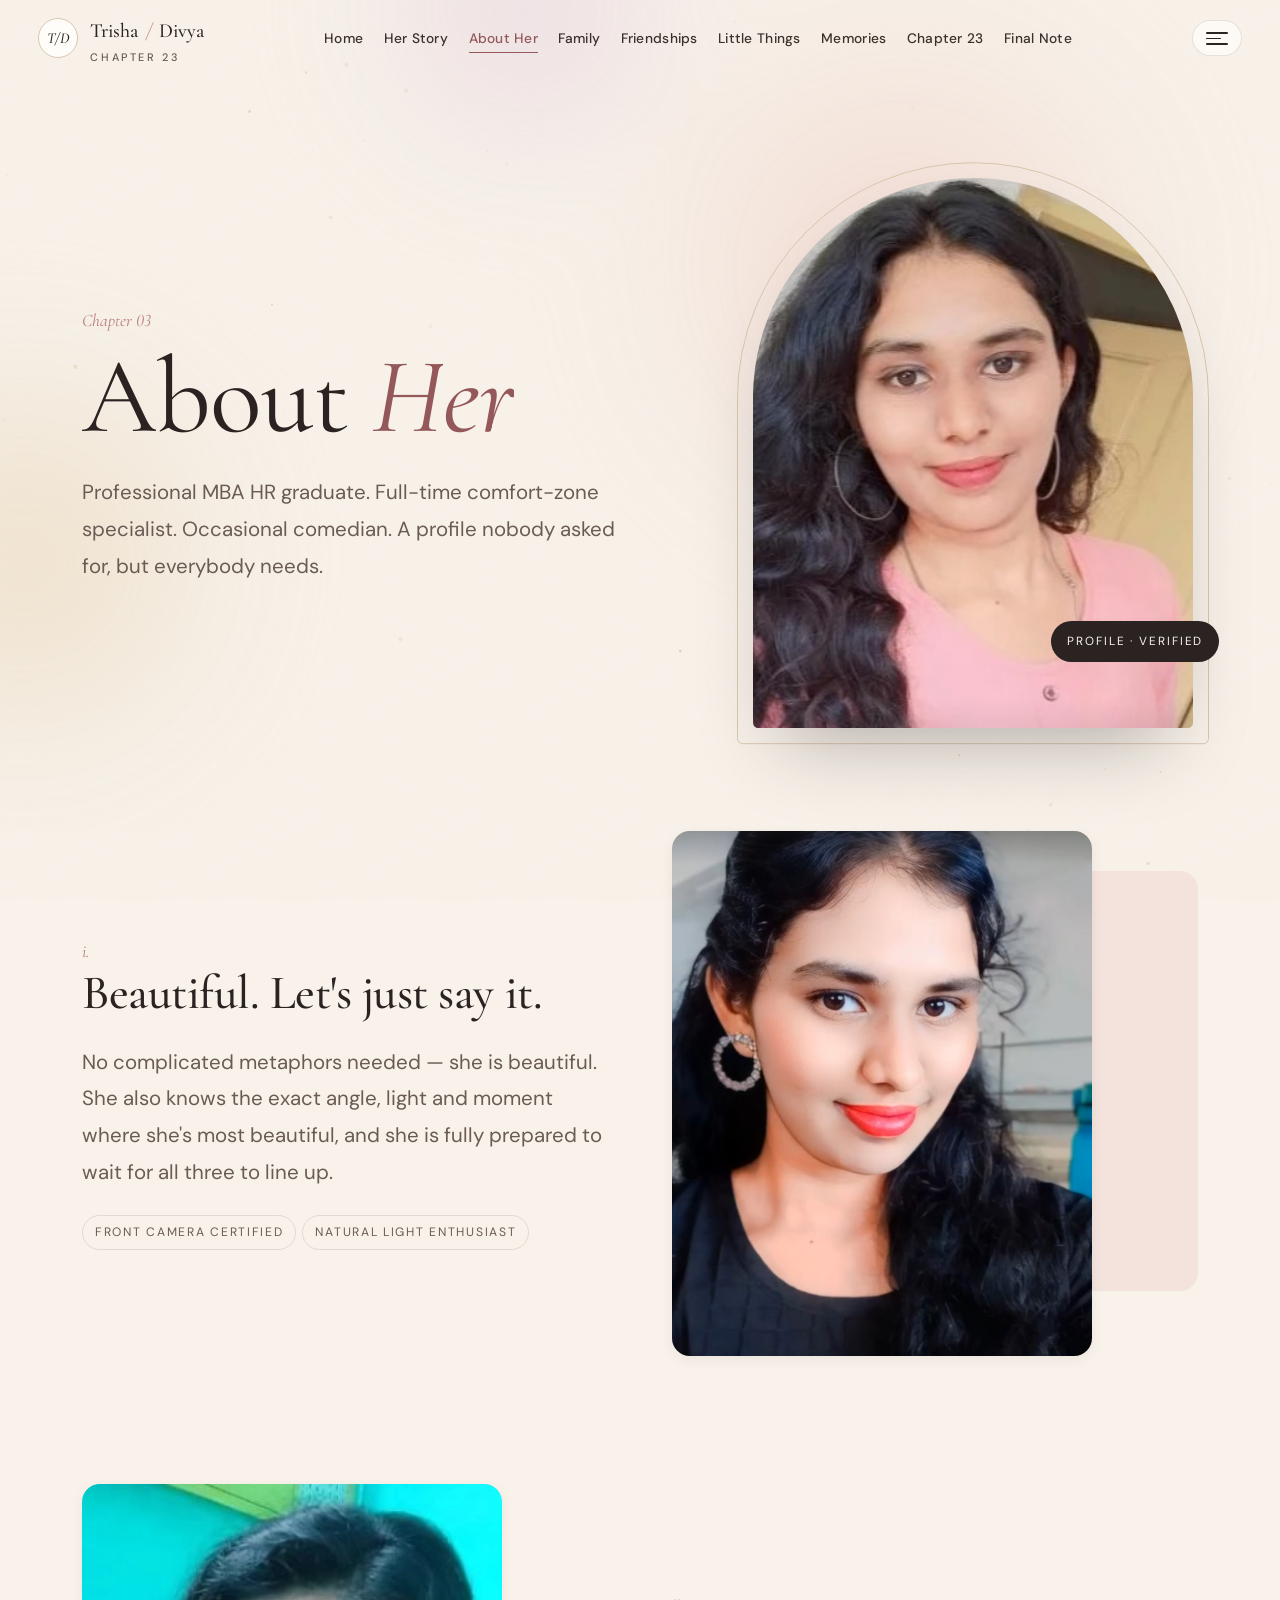
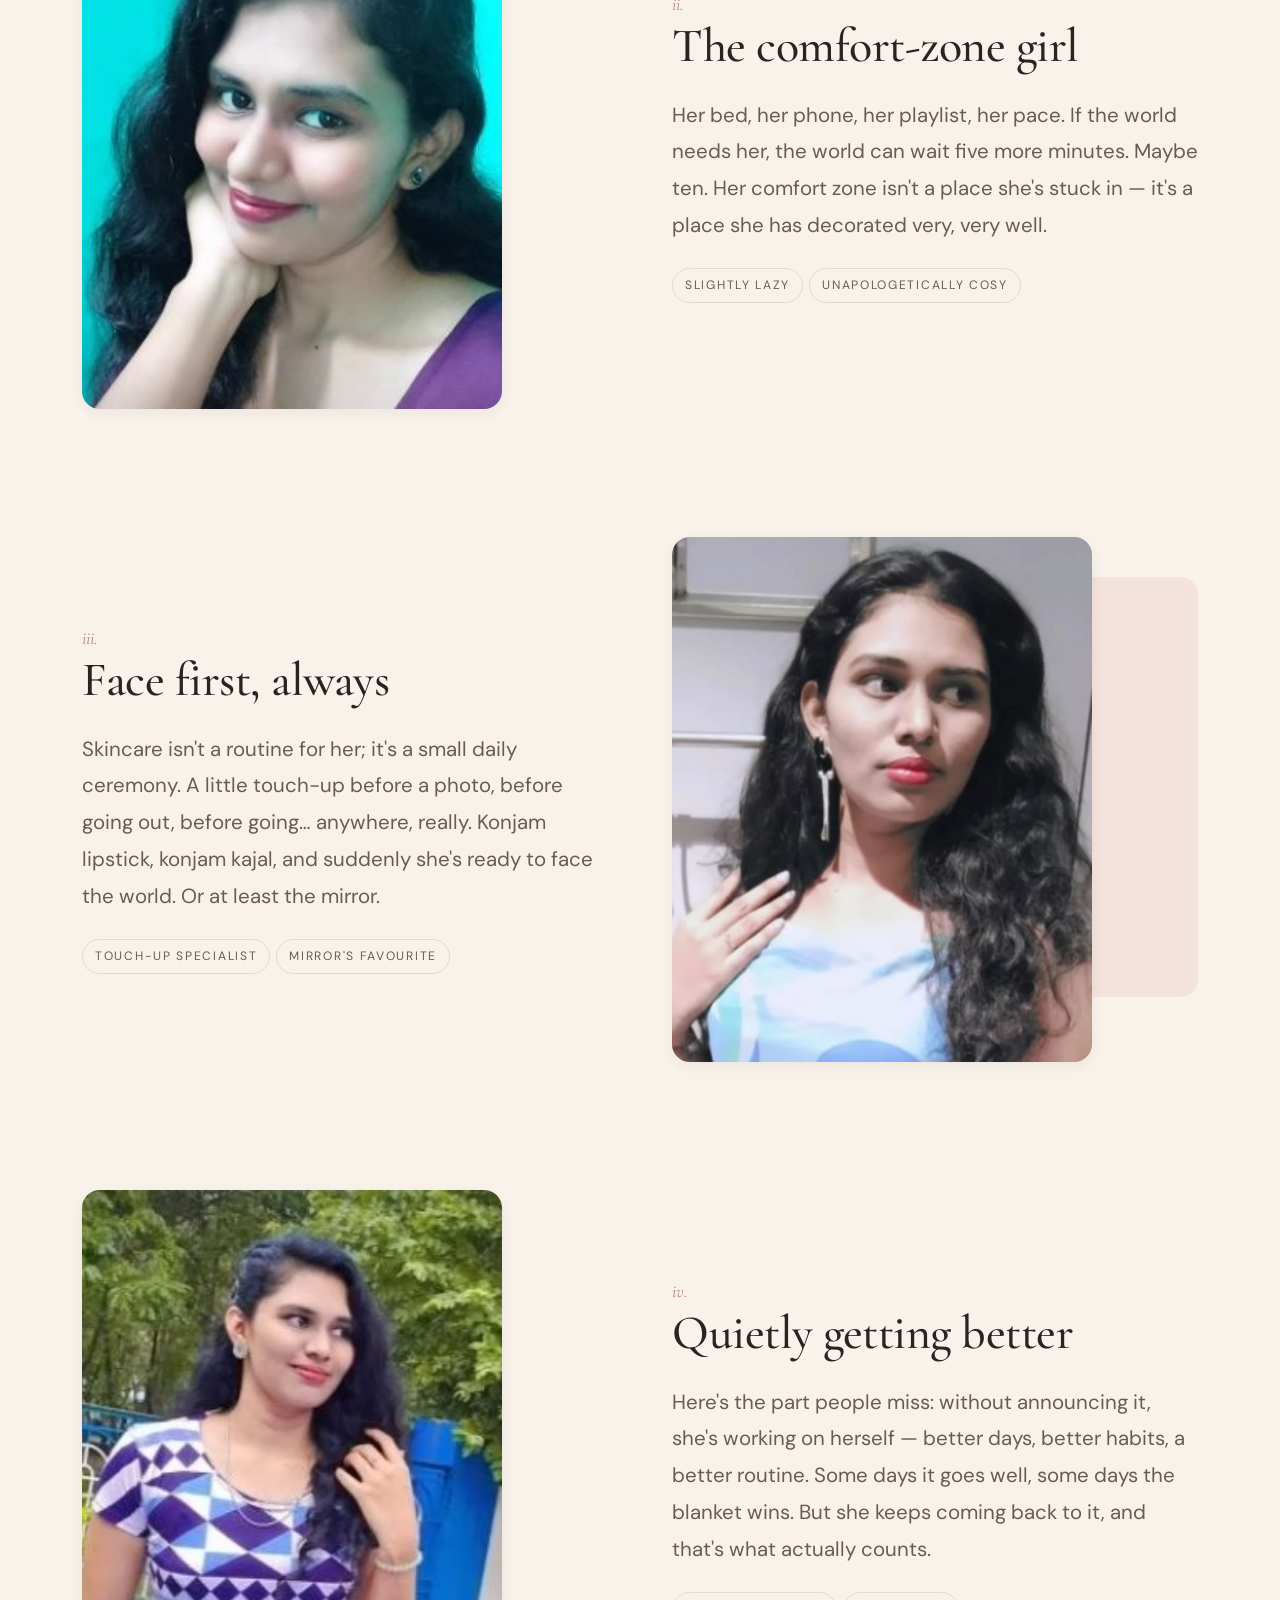
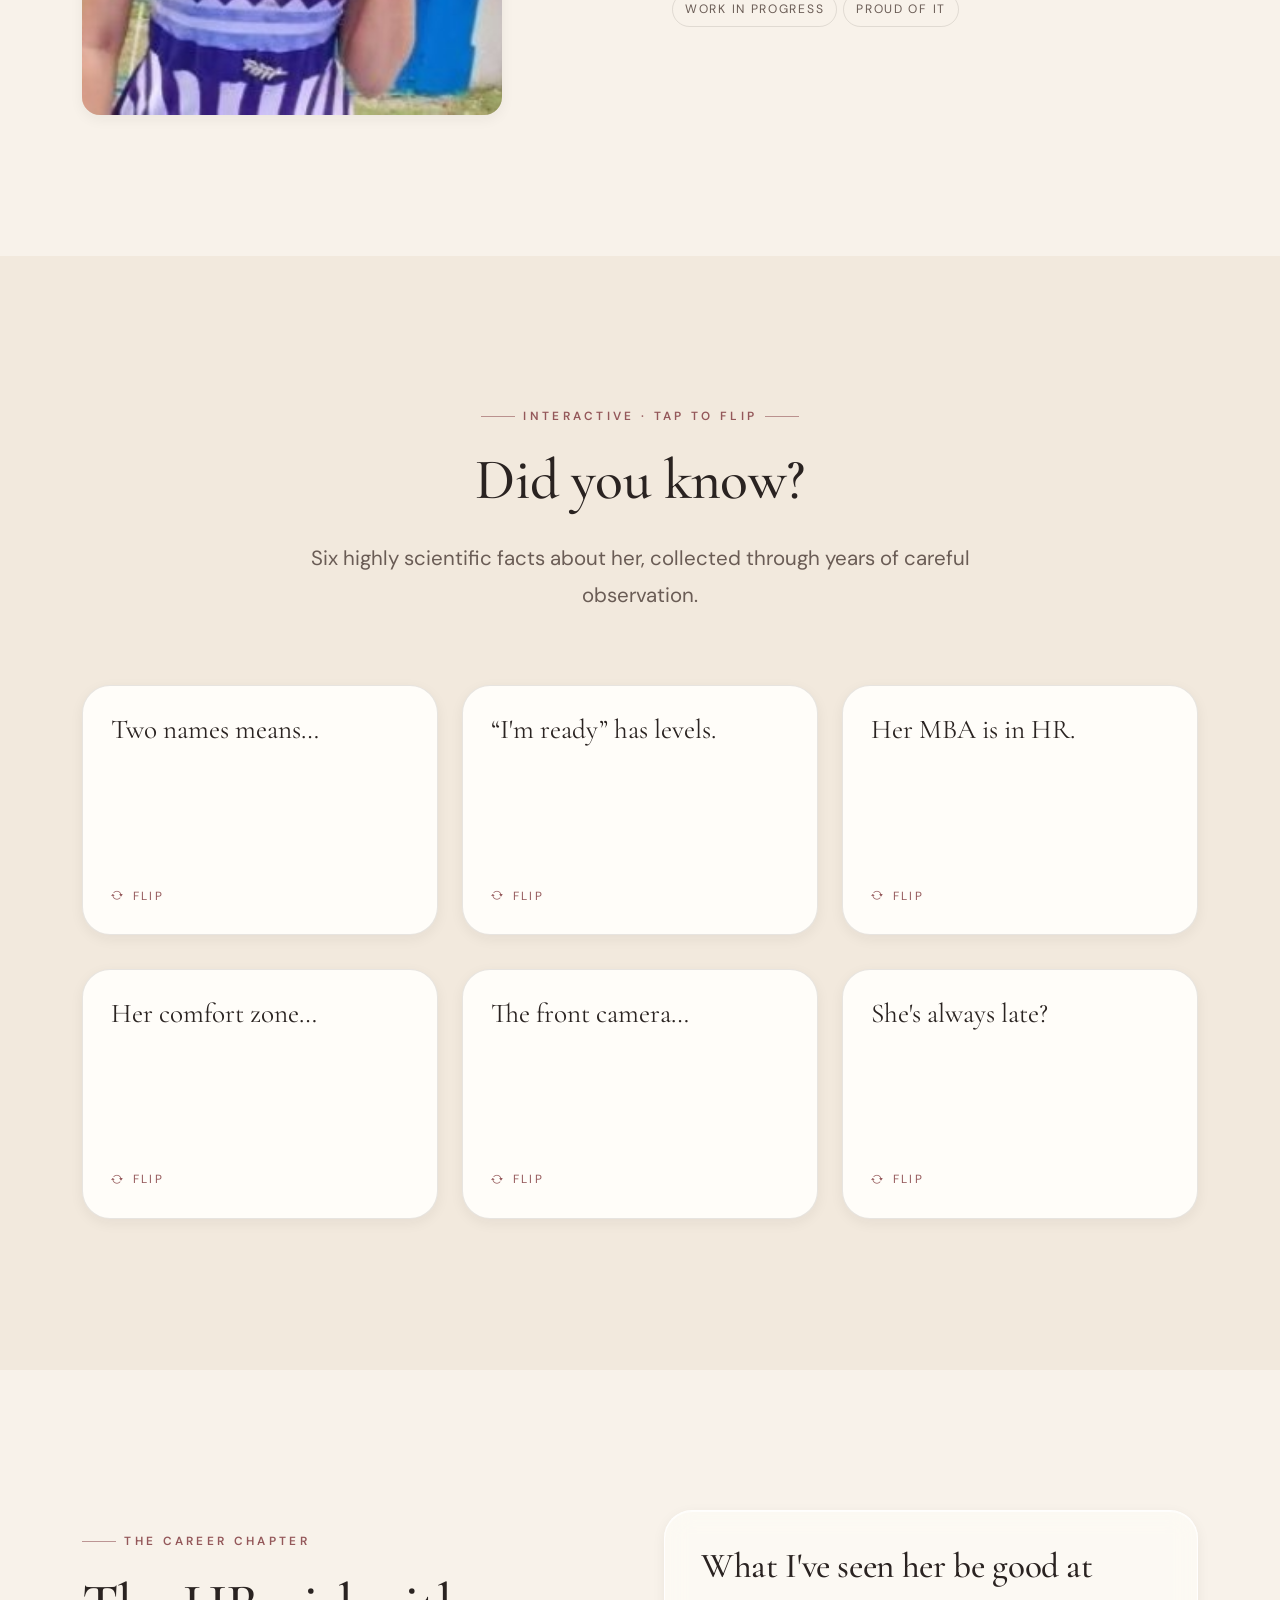
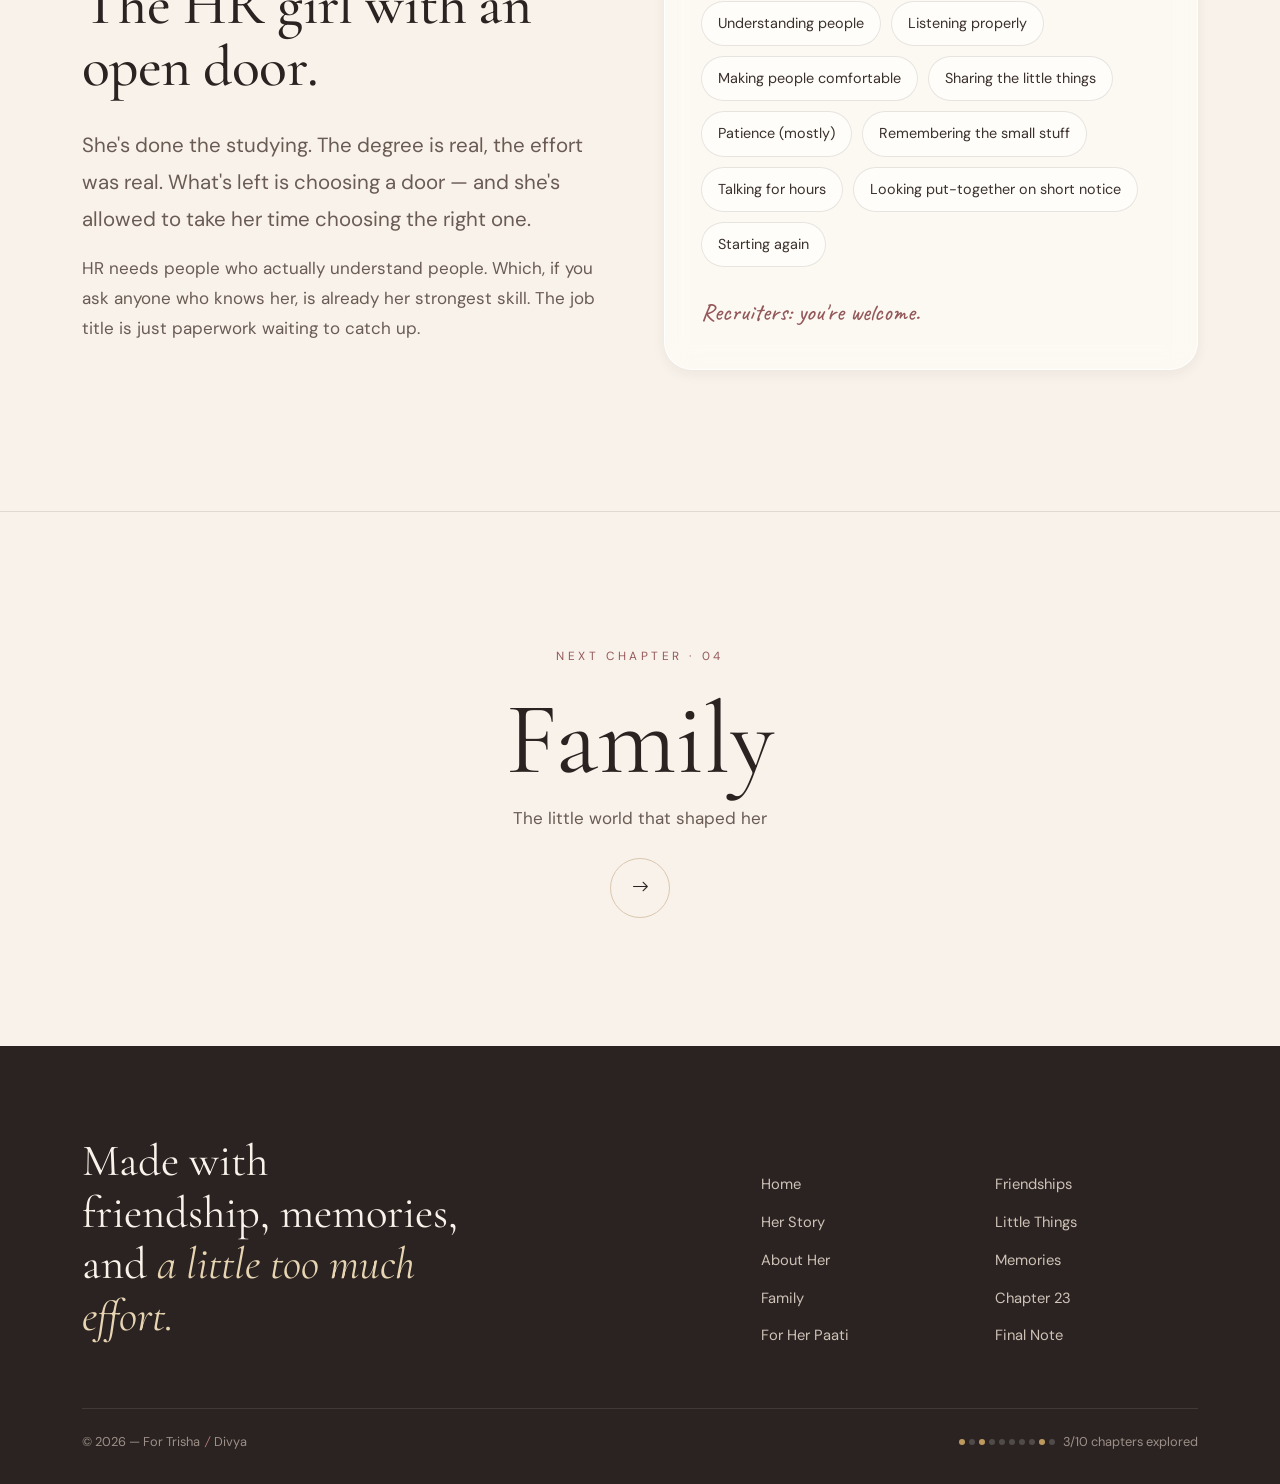
<file: about-her.html>
<!doctype html>
<html lang="en">
<head>
  <meta charset="utf-8">
  <meta name="viewport" content="width=device-width, initial-scale=1">
  <title>About Her · Trisha / Divya</title>
  <meta name="description" content="Beautiful, a little lazy, a full-time comfort-zone specialist and an MBA HR graduate — all about her.">
  <meta name="theme-color" content="#f8f2ea">
  <meta name="robots" content="noindex, nofollow">
  <link rel="icon" href="data:image/svg+xml,%3Csvg xmlns='http://www.w3.org/2000/svg' viewBox='0 0 64 64'%3E%3Ccircle cx='32' cy='32' r='31' fill='%23f8f2ea' stroke='%2394585a' stroke-width='2'/%3E%3Ctext x='32' y='42' font-family='Georgia,serif' font-style='italic' font-size='28' text-anchor='middle' fill='%2394585a'%3E23%3C/text%3E%3C/svg%3E">

  <!-- Fonts -->
  <link rel="preconnect" href="https://fonts.googleapis.com">
  <link rel="preconnect" href="https://fonts.gstatic.com" crossorigin>
  <link href="https://fonts.googleapis.com/css2?family=Caveat:wght@500;600&family=Cormorant+Garamond:ital,wght@0,400;0,500;0,600;1,400;1,500&family=DM+Sans:opsz,wght@9..40,400;9..40,500;9..40,600&display=swap" rel="stylesheet">

  <!-- Bootstrap 5 + Bootstrap Icons -->
  <link href="https://cdn.jsdelivr.net/npm/bootstrap@5.3.3/dist/css/bootstrap.min.css" rel="stylesheet">
  <link href="https://cdn.jsdelivr.net/npm/bootstrap-icons@1.11.3/font/bootstrap-icons.min.css" rel="stylesheet">

  <!-- Site styles -->
  <link rel="stylesheet" href="css/style.css">
  <link rel="stylesheet" href="css/animations.css">
  <link rel="stylesheet" href="css/responsive.css">

  <script>
    /* tiny boot script: enables animations, skips the intro if already seen, failsafe for the page curtain */
    document.documentElement.classList.add("js");
    try { if (sessionStorage.getItem("td-intro-seen")) document.documentElement.classList.add("intro-seen"); } catch (e) {}
    setTimeout(function () { if (document.body) document.body.classList.add("page-ready"); }, 3500);
  </script>
</head>
<body data-page="about-her">
  <a class="skip-link" href="#main">Skip to content</a>
  <div class="page-curtain" aria-hidden="true"><span class="curtain-mark">Trisha / Divya</span></div>
  <header id="site-header"></header>

  <main id="main">

    <header class="page-hero" aria-labelledby="page-title">
      <div class="aurora" aria-hidden="true"><span></span><span></span><span></span></div>
      <div class="container">
        <div class="row align-items-center g-4">
          <div class="col-lg-7">
            <span class="page-index" data-reveal="up">Chapter 03</span>
            <h1 id="page-title" data-split>About <em>Her</em></h1>
            <p class="lead-soft" data-reveal="up" data-delay=".4">Professional MBA HR graduate. Full-time comfort-zone specialist. Occasional comedian. A profile nobody asked for, but everybody needs.</p>
          </div>
          <div class="col-lg-5">
            <div class="page-hero-media" data-reveal="zoom">
              <div class="arch-outline" aria-hidden="true" data-parallax="0.05"></div>
              <figure class="arch-frame m-0 img-reveal" data-lightbox="page"><img data-img="pinkSoft"></figure>
              <span class="float-tag float">Profile · verified</span>
            </div>
          </div>
        </div>
      </div>
    </header>

    <!-- ============ TRAITS ============ -->
    <section class="section pt-0" aria-label="Her personality">
      <div class="container">

        <div class="trait">
          <div data-reveal="left">
            <span class="trait-num">i.</span>
            <h3>Beautiful. Let's just say it.</h3>
            <p class="lead-soft">No complicated metaphors needed — she is beautiful. She also knows the exact angle, light and moment where she's most beautiful, and she is fully prepared to wait for all three to line up.</p>
            <span class="trait-tag">Front camera certified</span><span class="trait-tag">Natural light enthusiast</span>
          </div>
          <div class="trait-media" data-reveal="right">
            <figure class="photo-card m-0" data-lightbox="page"><img data-img="boldLipstick"><figcaption class="photo-caption"></figcaption></figure>
          </div>
        </div>

        <div class="trait reverse">
          <div data-reveal="right">
            <span class="trait-num">ii.</span>
            <h3>The comfort-zone girl</h3>
            <p class="lead-soft">Her bed, her phone, her playlist, her pace. If the world needs her, the world can wait five more minutes. Maybe ten. Her comfort zone isn't a place she's stuck in — it's a place she has decorated very, very well.</p>
            <span class="trait-tag">Slightly lazy</span><span class="trait-tag">Unapologetically cosy</span>
          </div>
          <div class="trait-media" data-reveal="left">
            <figure class="photo-card m-0" data-lightbox="page"><img data-img="chinOnHand"><figcaption class="photo-caption"></figcaption></figure>
          </div>
        </div>

        <div class="trait">
          <div data-reveal="left">
            <span class="trait-num">iii.</span>
            <h3>Face first, always</h3>
            <p class="lead-soft">Skincare isn't a routine for her; it's a small daily ceremony. A little touch-up before a photo, before going out, before going… anywhere, really. Konjam lipstick, konjam kajal, and suddenly she's ready to face the world. Or at least the mirror.</p>
            <span class="trait-tag">Touch-up specialist</span><span class="trait-tag">Mirror's favourite</span>
          </div>
          <div class="trait-media" data-reveal="right">
            <figure class="photo-card m-0" data-lightbox="page"><img data-img="redLips"><figcaption class="photo-caption"></figcaption></figure>
          </div>
        </div>

        <div class="trait reverse">
          <div data-reveal="right">
            <span class="trait-num">iv.</span>
            <h3>Quietly getting better</h3>
            <p class="lead-soft">Here's the part people miss: without announcing it, she's working on herself — better days, better habits, a better routine. Some days it goes well, some days the blanket wins. But she keeps coming back to it, and that's what actually counts.</p>
            <span class="trait-tag">Work in progress</span><span class="trait-tag">Proud of it</span>
          </div>
          <div class="trait-media" data-reveal="left">
            <figure class="photo-card m-0" data-lightbox="page"><img data-img="gardenPrint"><figcaption class="photo-caption"></figcaption></figure>
          </div>
        </div>

      </div>
    </section>

    <!-- ============ DID YOU KNOW ============ -->
    <section class="section bg-beige" aria-labelledby="dyk-title">
      <div class="container">
        <div class="section-head center">
          <span class="eyebrow center" data-reveal="up">Interactive · tap to flip</span>
          <h2 class="display-md" id="dyk-title" data-reveal="up">Did you know?</h2>
          <p class="lead-soft" data-reveal="up">Six highly scientific facts about her, collected through years of careful observation.</p>
        </div>
        <div class="row g-4" data-stagger>
          <div class="col-sm-6 col-lg-4">
            <button type="button" class="flip-card">
              <span class="flip-inner">
                <span class="flip-face flip-front"><span class="q">Two names means…</span><span class="hint"><i class="bi bi-arrow-repeat" aria-hidden="true"></i> Flip</span></span>
                <span class="flip-face flip-back"><span class="fb-text">…double the chances of someone calling her from another room. She'll answer to whichever one sounds less urgent.</span><span class="hint">Fact 01</span></span>
              </span>
            </button>
          </div>
          <div class="col-sm-6 col-lg-4">
            <button type="button" class="flip-card">
              <span class="flip-inner">
                <span class="flip-face flip-front"><span class="q">“I'm ready” has levels.</span><span class="hint"><i class="bi bi-arrow-repeat" aria-hidden="true"></i> Flip</span></span>
                <span class="flip-face flip-back"><span class="fb-text">“I'm ready”, “I'm almost ready” and “I'm actually ready” are three completely different stages. Plan accordingly.</span><span class="hint">Fact 02</span></span>
              </span>
            </button>
          </div>
          <div class="col-sm-6 col-lg-4">
            <button type="button" class="flip-card">
              <span class="flip-inner">
                <span class="flip-face flip-front"><span class="q">Her MBA is in HR.</span><span class="hint"><i class="bi bi-arrow-repeat" aria-hidden="true"></i> Flip</span></span>
                <span class="flip-face flip-back"><span class="fb-text">Which technically qualifies her to handle difficult people. Good news: she's had plenty of practice with her friends.</span><span class="hint">Fact 03</span></span>
              </span>
            </button>
          </div>
          <div class="col-sm-6 col-lg-4">
            <button type="button" class="flip-card">
              <span class="flip-inner">
                <span class="flip-face flip-front"><span class="q">Her comfort zone…</span><span class="hint"><i class="bi bi-arrow-repeat" aria-hidden="true"></i> Flip</span></span>
                <span class="flip-face flip-back"><span class="fb-text">…has better amenities than most hotels. Five stars. Zero checkout time. Very difficult to get her out of.</span><span class="hint">Fact 04</span></span>
              </span>
            </button>
          </div>
          <div class="col-sm-6 col-lg-4">
            <button type="button" class="flip-card">
              <span class="flip-inner">
                <span class="flip-face flip-front"><span class="q">The front camera…</span><span class="hint"><i class="bi bi-arrow-repeat" aria-hidden="true"></i> Flip</span></span>
                <span class="flip-face flip-back"><span class="fb-text">…has seen more of her best angles than any human ever will. It deserves an award. Or at least a raise.</span><span class="hint">Fact 05</span></span>
              </span>
            </button>
          </div>
          <div class="col-sm-6 col-lg-4">
            <button type="button" class="flip-card">
              <span class="flip-inner">
                <span class="flip-face flip-front"><span class="q">She's always late?</span><span class="hint"><i class="bi bi-arrow-repeat" aria-hidden="true"></i> Flip</span></span>
                <span class="flip-face flip-back"><span class="fb-text">She takes her own sweet time — and still ends up exactly where she's meant to be. Funny how that works.</span><span class="hint">Fact 06</span></span>
              </span>
            </button>
          </div>
        </div>
      </div>
    </section>

    <!-- ============ CAREER ============ -->
    <section class="section" aria-labelledby="career-title">
      <div class="container">
        <div class="row g-4 g-lg-5 align-items-center">
          <div class="col-lg-6">
            <span class="eyebrow" data-reveal="up">The career chapter</span>
            <h2 class="display-md" id="career-title" data-split>The HR girl with an open door.</h2>
            <p class="lead-soft" data-reveal="up">She's done the studying. The degree is real, the effort was real. What's left is choosing a door — and she's allowed to take her time choosing the right one.</p>
            <p class="text-soft" data-reveal="up">HR needs people who actually understand people. Which, if you ask anyone who knows her, is already her strongest skill. The job title is just paperwork waiting to catch up.</p>
          </div>
          <div class="col-lg-6">
            <div class="glass-card" data-reveal="up">
              <h3 class="display-sm mb-3">What I've seen her be good at</h3>
              <div class="chip-cloud" data-stagger>
                <span>Understanding people</span>
                <span>Listening properly</span>
                <span>Making people comfortable</span>
                <span>Sharing the little things</span>
                <span>Patience (mostly)</span>
                <span>Remembering the small stuff</span>
                <span>Talking for hours</span>
                <span>Looking put-together on short notice</span>
                <span>Starting again</span>
              </div>
              <p class="hand text-rose fs-4 mt-4 mb-0">Recruiters: you're welcome.</p>
            </div>
          </div>
        </div>
      </div>
    </section>

    <div data-next-chapter></div>
  </main>

  <footer id="site-footer"></footer>

  <!-- Scripts: image config first, then site logic -->
  <script src="js/memories.js"></script>
  <script src="js/main.js"></script>
  <script src="js/animations.js"></script>
  <script src="js/gallery.js"></script>
</body>
</html>
</file>
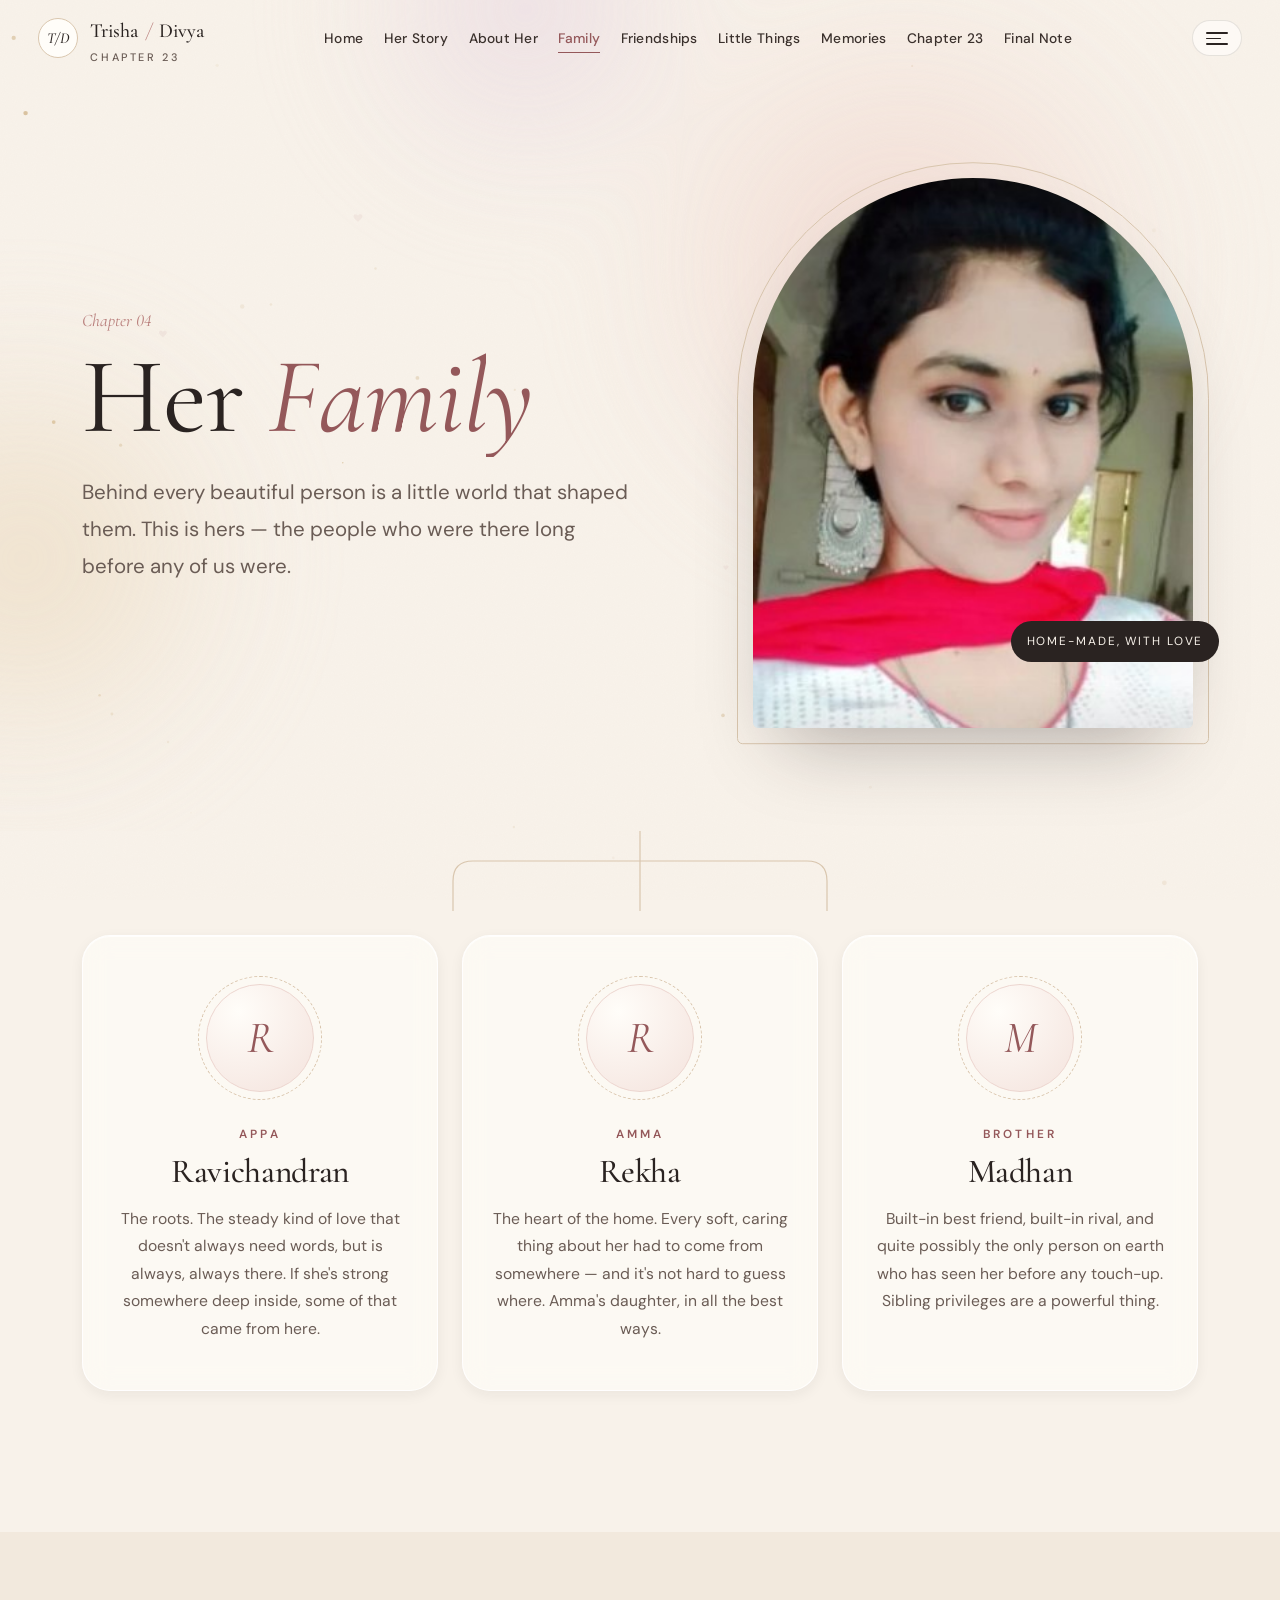
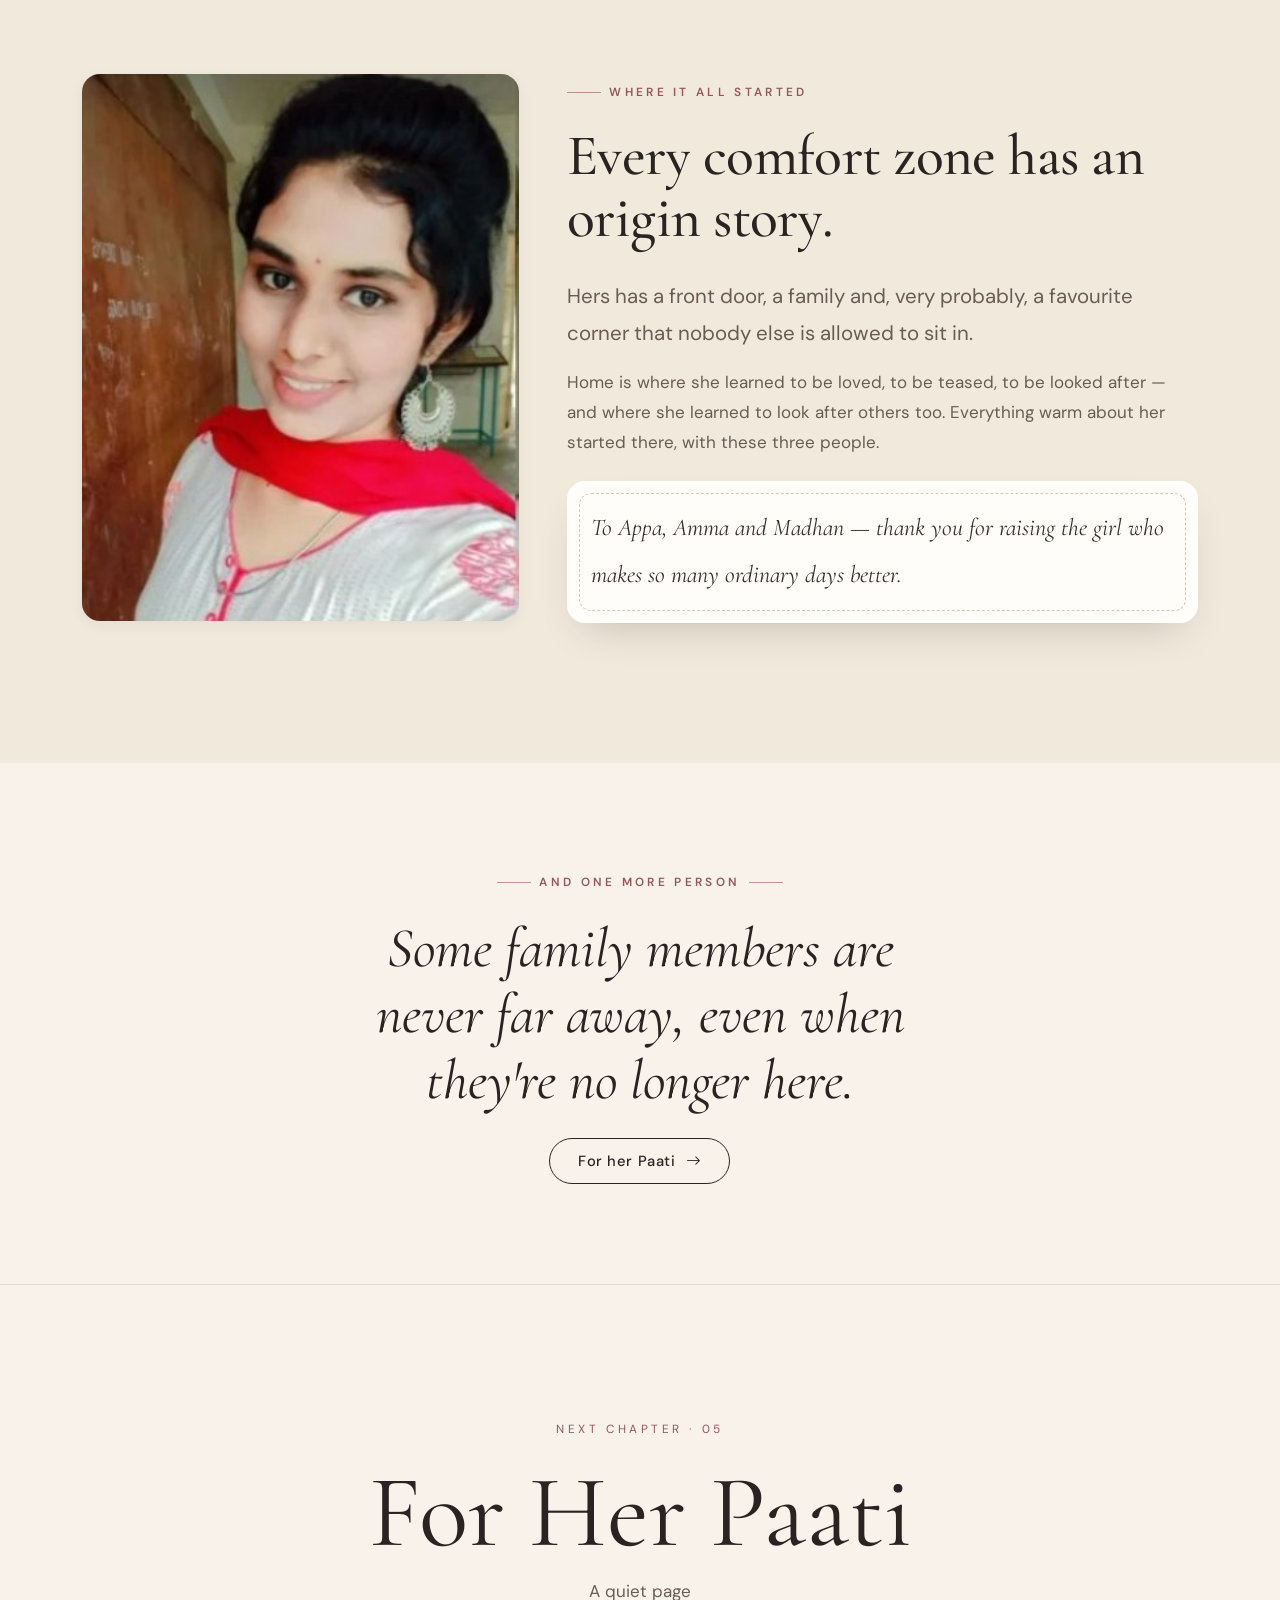
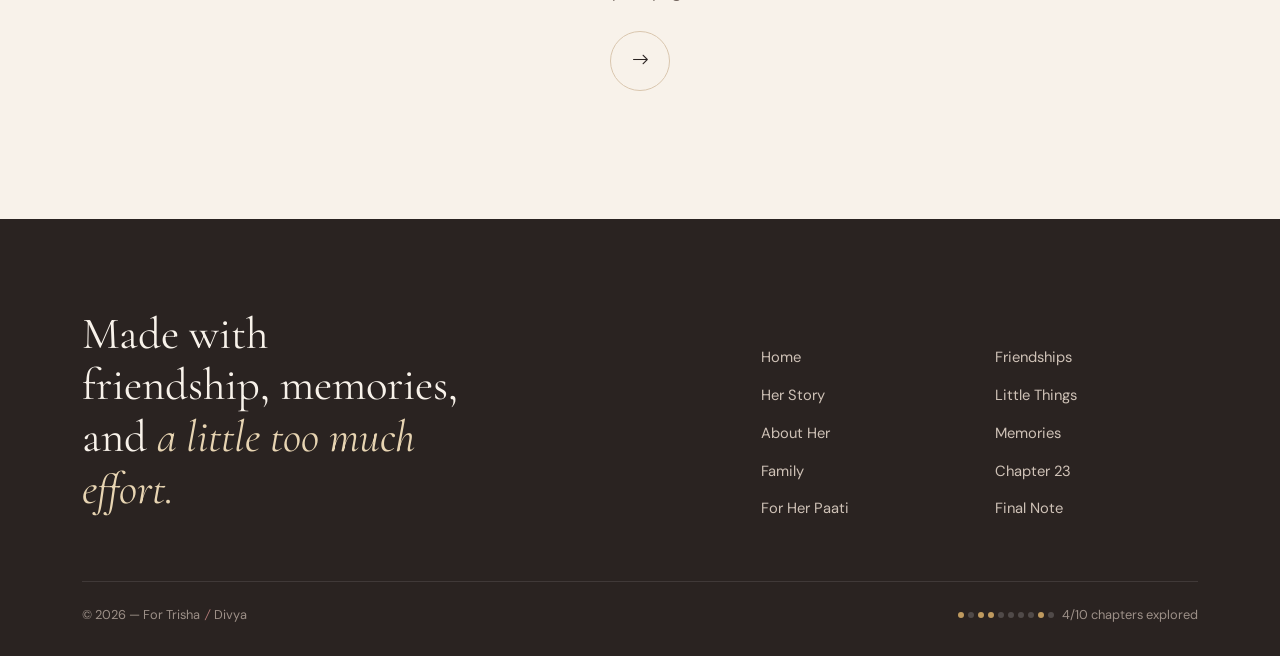
<file: family.html>
<!doctype html>
<html lang="en">
<head>
  <meta charset="utf-8">
  <meta name="viewport" content="width=device-width, initial-scale=1">
  <title>Family · Trisha / Divya</title>
  <meta name="description" content="Appa Ravichandran, Amma Rekha and brother Madhan — the little world that shaped her.">
  <meta name="theme-color" content="#f8f2ea">
  <meta name="robots" content="noindex, nofollow">
  <link rel="icon" href="data:image/svg+xml,%3Csvg xmlns='http://www.w3.org/2000/svg' viewBox='0 0 64 64'%3E%3Ccircle cx='32' cy='32' r='31' fill='%23f8f2ea' stroke='%2394585a' stroke-width='2'/%3E%3Ctext x='32' y='42' font-family='Georgia,serif' font-style='italic' font-size='28' text-anchor='middle' fill='%2394585a'%3E23%3C/text%3E%3C/svg%3E">

  <!-- Fonts -->
  <link rel="preconnect" href="https://fonts.googleapis.com">
  <link rel="preconnect" href="https://fonts.gstatic.com" crossorigin>
  <link href="https://fonts.googleapis.com/css2?family=Caveat:wght@500;600&family=Cormorant+Garamond:ital,wght@0,400;0,500;0,600;1,400;1,500&family=DM+Sans:opsz,wght@9..40,400;9..40,500;9..40,600&display=swap" rel="stylesheet">

  <!-- Bootstrap 5 + Bootstrap Icons -->
  <link href="https://cdn.jsdelivr.net/npm/bootstrap@5.3.3/dist/css/bootstrap.min.css" rel="stylesheet">
  <link href="https://cdn.jsdelivr.net/npm/bootstrap-icons@1.11.3/font/bootstrap-icons.min.css" rel="stylesheet">

  <!-- Site styles -->
  <link rel="stylesheet" href="css/style.css">
  <link rel="stylesheet" href="css/animations.css">
  <link rel="stylesheet" href="css/responsive.css">

  <script>
    /* tiny boot script: enables animations, skips the intro if already seen, failsafe for the page curtain */
    document.documentElement.classList.add("js");
    try { if (sessionStorage.getItem("td-intro-seen")) document.documentElement.classList.add("intro-seen"); } catch (e) {}
    setTimeout(function () { if (document.body) document.body.classList.add("page-ready"); }, 3500);
  </script>
</head>
<body data-page="family">
  <a class="skip-link" href="#main">Skip to content</a>
  <div class="page-curtain" aria-hidden="true"><span class="curtain-mark">Trisha / Divya</span></div>
  <header id="site-header"></header>

  <main id="main">

    <header class="page-hero" aria-labelledby="page-title">
      <div class="aurora" aria-hidden="true"><span></span><span></span><span></span></div>
      <div class="container">
        <div class="row align-items-center g-4">
          <div class="col-lg-7">
            <span class="page-index" data-reveal="up">Chapter 04</span>
            <h1 id="page-title" data-split>Her <em>Family</em></h1>
            <p class="lead-soft" data-reveal="up" data-delay=".4">Behind every beautiful person is a little world that shaped them. This is hers — the people who were there long before any of us were.</p>
          </div>
          <div class="col-lg-5">
            <div class="page-hero-media" data-reveal="zoom">
              <div class="arch-outline" aria-hidden="true" data-parallax="0.05"></div>
              <figure class="arch-frame m-0 img-reveal" data-lightbox="page"><img data-img="dupattaBindi"></figure>
              <span class="float-tag float">Home-made, with love</span>
            </div>
          </div>
        </div>
      </div>
    </header>

    <section class="section pt-0" aria-labelledby="family-title">
      <div class="container">
        <h2 class="visually-hidden" id="family-title">Her family</h2>
        <svg class="tree-svg mb-4 d-none d-md-block" viewBox="0 0 560 80" aria-hidden="true" data-reveal="fade">
          <path d="M280 0 V30 M93 80 V50 Q93 30 113 30 H447 Q467 30 467 50 V80 M280 30 V80"/>
        </svg>
        <div class="row g-4 justify-content-center" data-stagger>
          <div class="col-md-6 col-lg-4">
            <article class="glass-card family-card" data-tilt="6">
              <div class="monogram">R</div>
              <span class="role">Appa</span>
              <h3>Ravichandran</h3>
              <p>The roots. The steady kind of love that doesn't always need words, but is always, always there. If she's strong somewhere deep inside, some of that came from here.</p>
            </article>
          </div>
          <div class="col-md-6 col-lg-4">
            <article class="glass-card family-card" data-tilt="6">
              <div class="monogram">R</div>
              <span class="role">Amma</span>
              <h3>Rekha</h3>
              <p>The heart of the home. Every soft, caring thing about her had to come from somewhere — and it's not hard to guess where. Amma's daughter, in all the best ways.</p>
            </article>
          </div>
          <div class="col-md-6 col-lg-4">
            <article class="glass-card family-card" data-tilt="6">
              <div class="monogram">M</div>
              <span class="role">Brother</span>
              <h3>Madhan</h3>
              <p>Built-in best friend, built-in rival, and quite possibly the only person on earth who has seen her before any touch-up. Sibling privileges are a powerful thing.</p>
            </article>
          </div>
        </div>
      </div>
    </section>

    <section class="section bg-beige" aria-labelledby="home-title">
      <div class="container">
        <div class="row g-4 g-lg-5 align-items-center">
          <div class="col-md-5">
            <figure class="photo-card ratio-portrait m-0 img-reveal parallax-img" data-lightbox="page"><img data-img="dupattaRed" data-parallax="-0.08"><figcaption class="photo-caption"></figcaption></figure>
          </div>
          <div class="col-md-7">
            <span class="eyebrow" data-reveal="up">Where it all started</span>
            <h2 class="display-md" id="home-title" data-split>Every comfort zone has an origin story.</h2>
            <p class="lead-soft" data-reveal="up">Hers has a front door, a family and, very probably, a favourite corner that nobody else is allowed to sit in.</p>
            <p class="text-soft" data-reveal="up">Home is where she learned to be loved, to be teased, to be looked after — and where she learned to look after others too. Everything warm about her started there, with these three people.</p>
            <div class="note-letter mt-4 py-4 px-4" data-reveal="up">
              <p class="mb-0 serif fs-4 fst-italic">To Appa, Amma and Madhan — thank you for raising the girl who makes so many ordinary days better.</p>
            </div>
          </div>
        </div>
      </div>
    </section>

    <section class="section-tight text-center" aria-label="One more person">
      <div class="container-narrow">
        <span class="eyebrow center" data-reveal="up">And one more person</span>
        <p class="big-quote" data-reveal="blur">Some family members are never far away, even when they're no longer here.</p>
        <div class="mt-4" data-reveal="up"><a href="grandmother.html" class="btn-soft btn-outline-soft btn-magnetic">For her Paati <i class="bi bi-arrow-right" aria-hidden="true"></i></a></div>
      </div>
    </section>

    <div data-next-chapter></div>
  </main>

  <footer id="site-footer"></footer>

  <!-- Scripts: image config first, then site logic -->
  <script src="js/memories.js"></script>
  <script src="js/main.js"></script>
  <script src="js/animations.js"></script>
  <script src="js/gallery.js"></script>
</body>
</html>
</file>
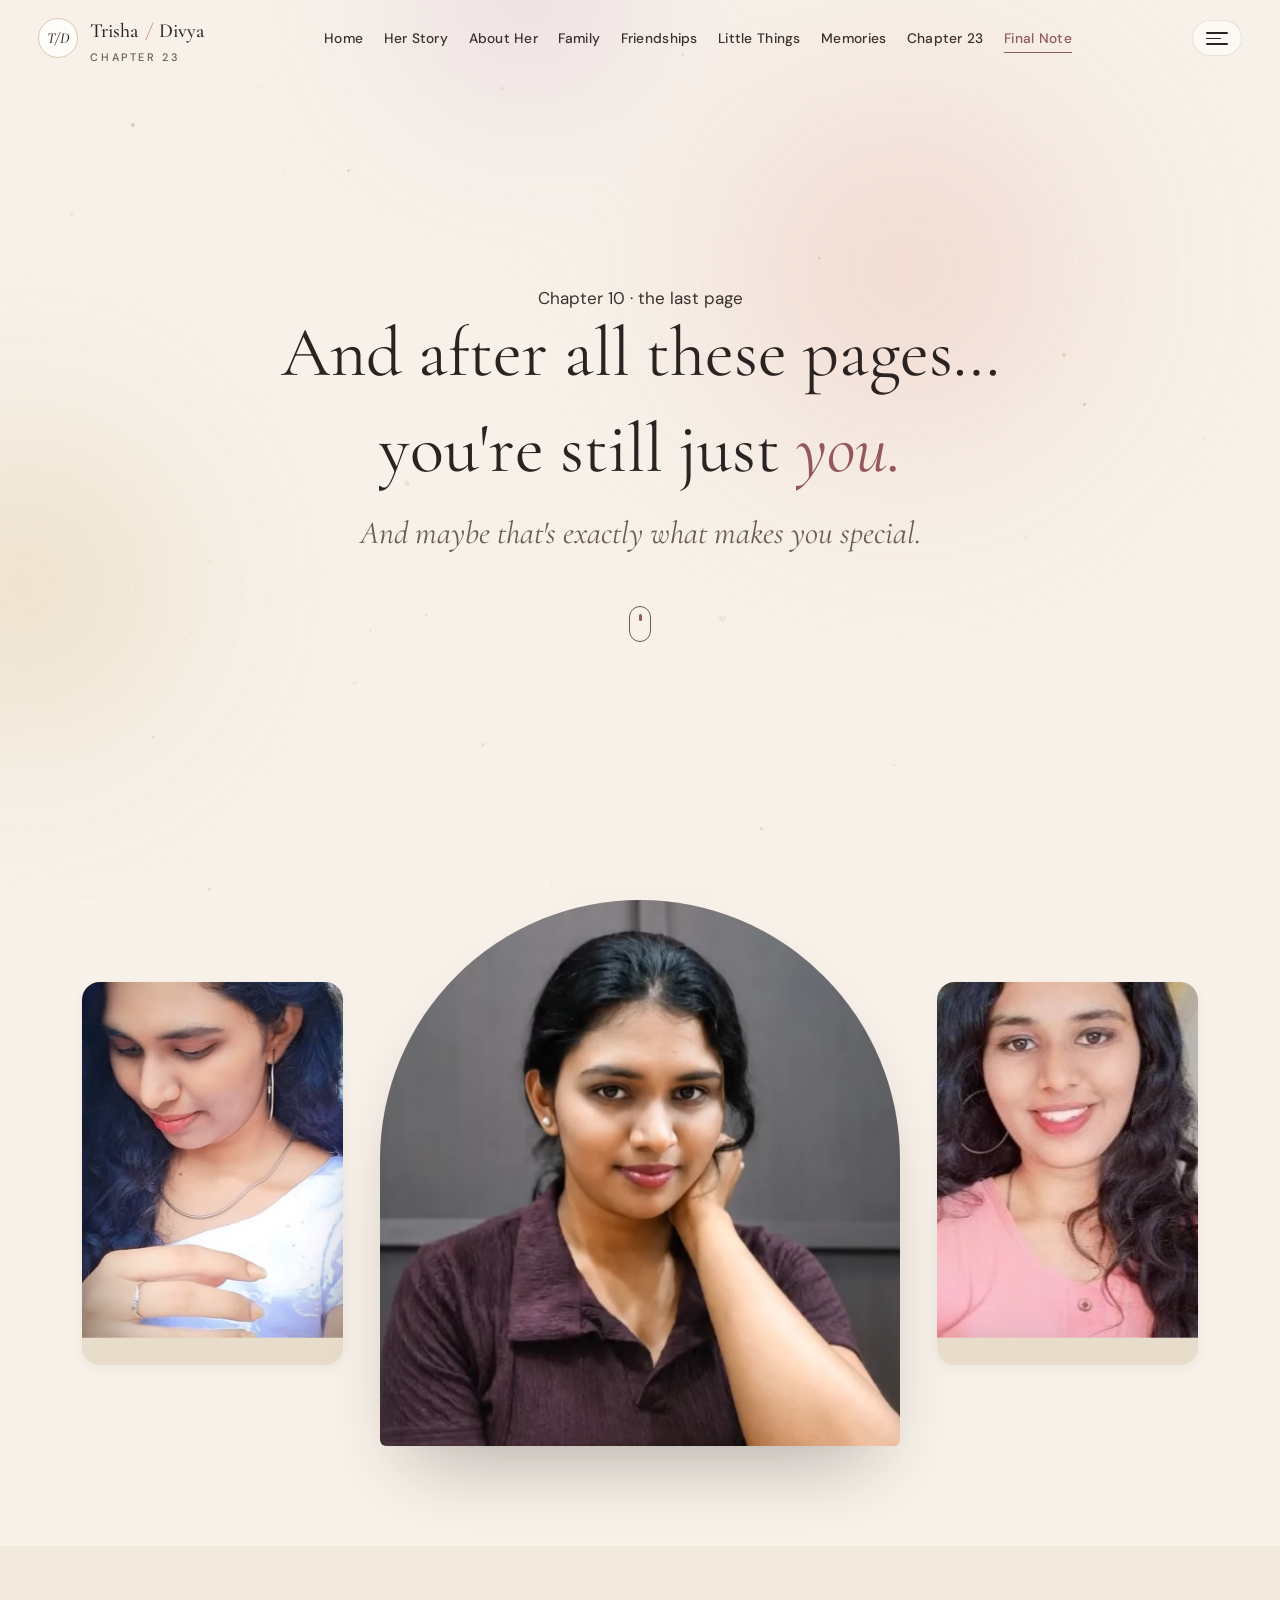
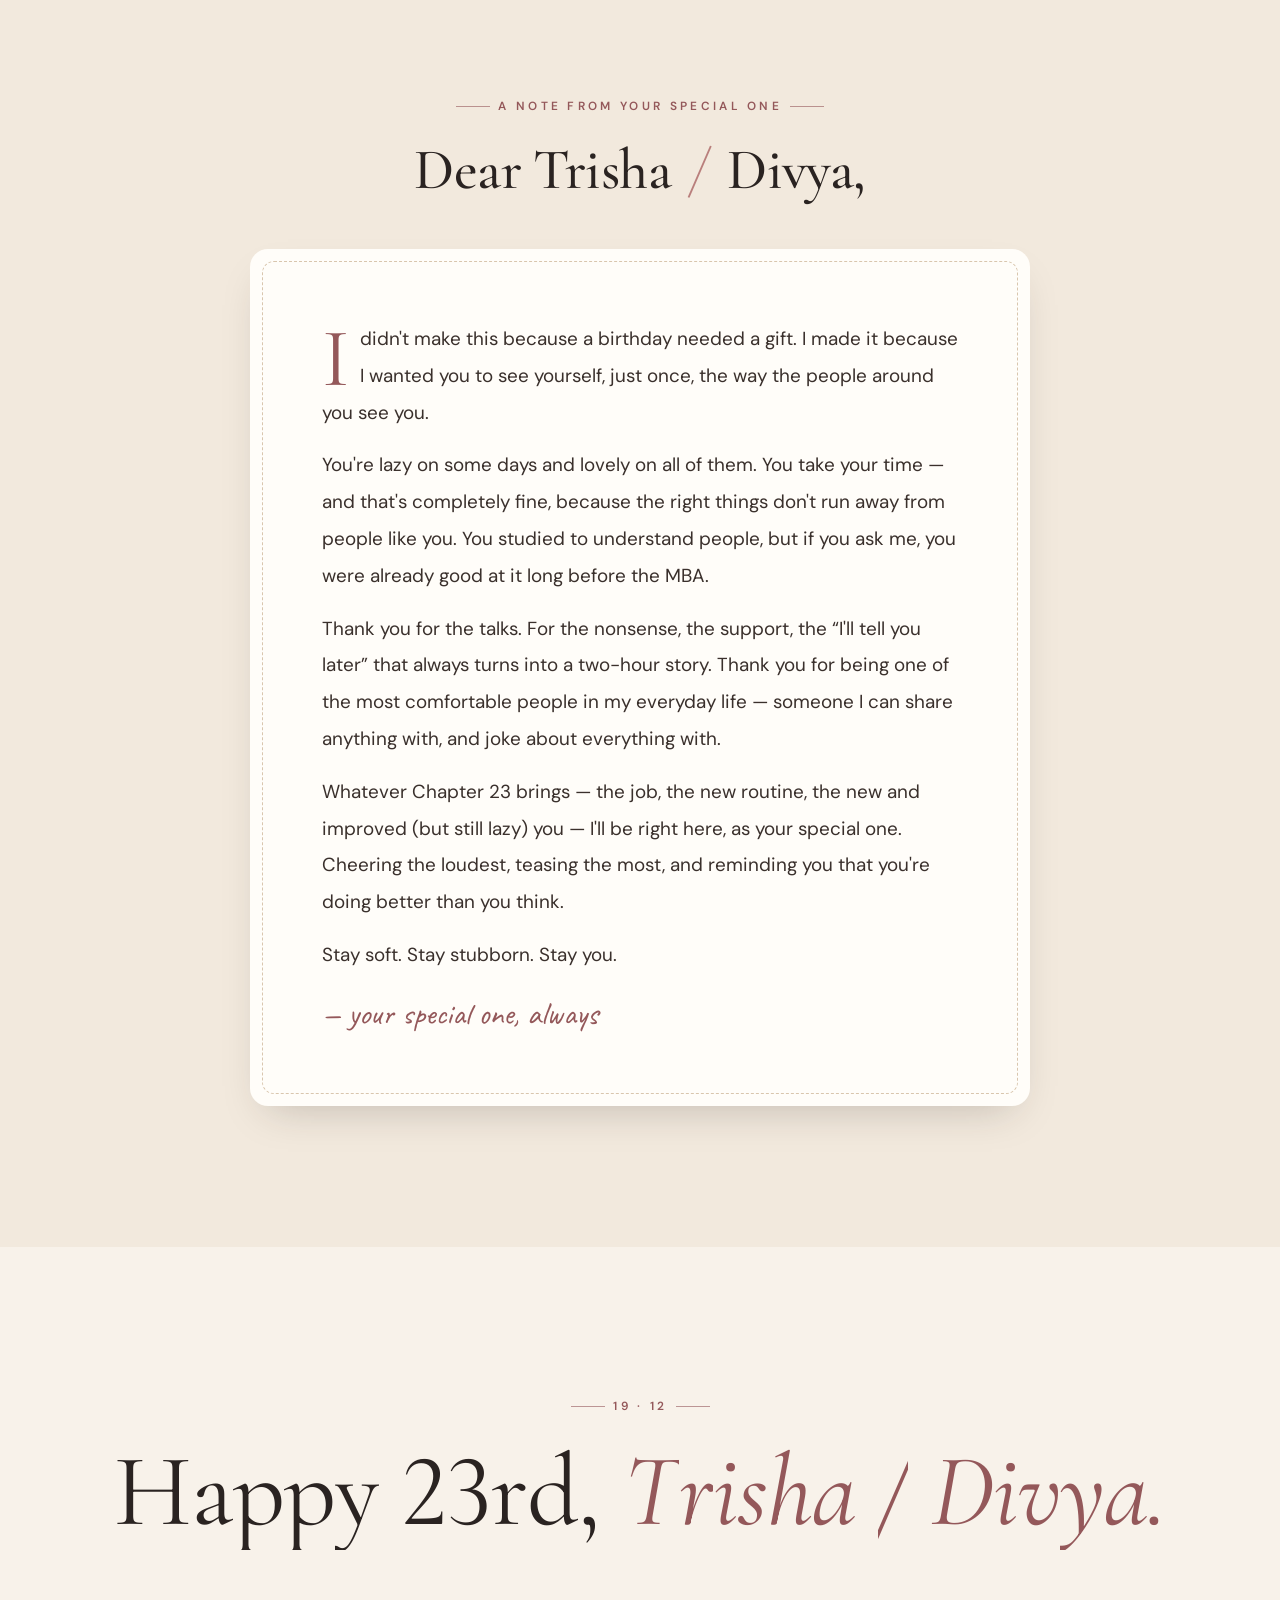
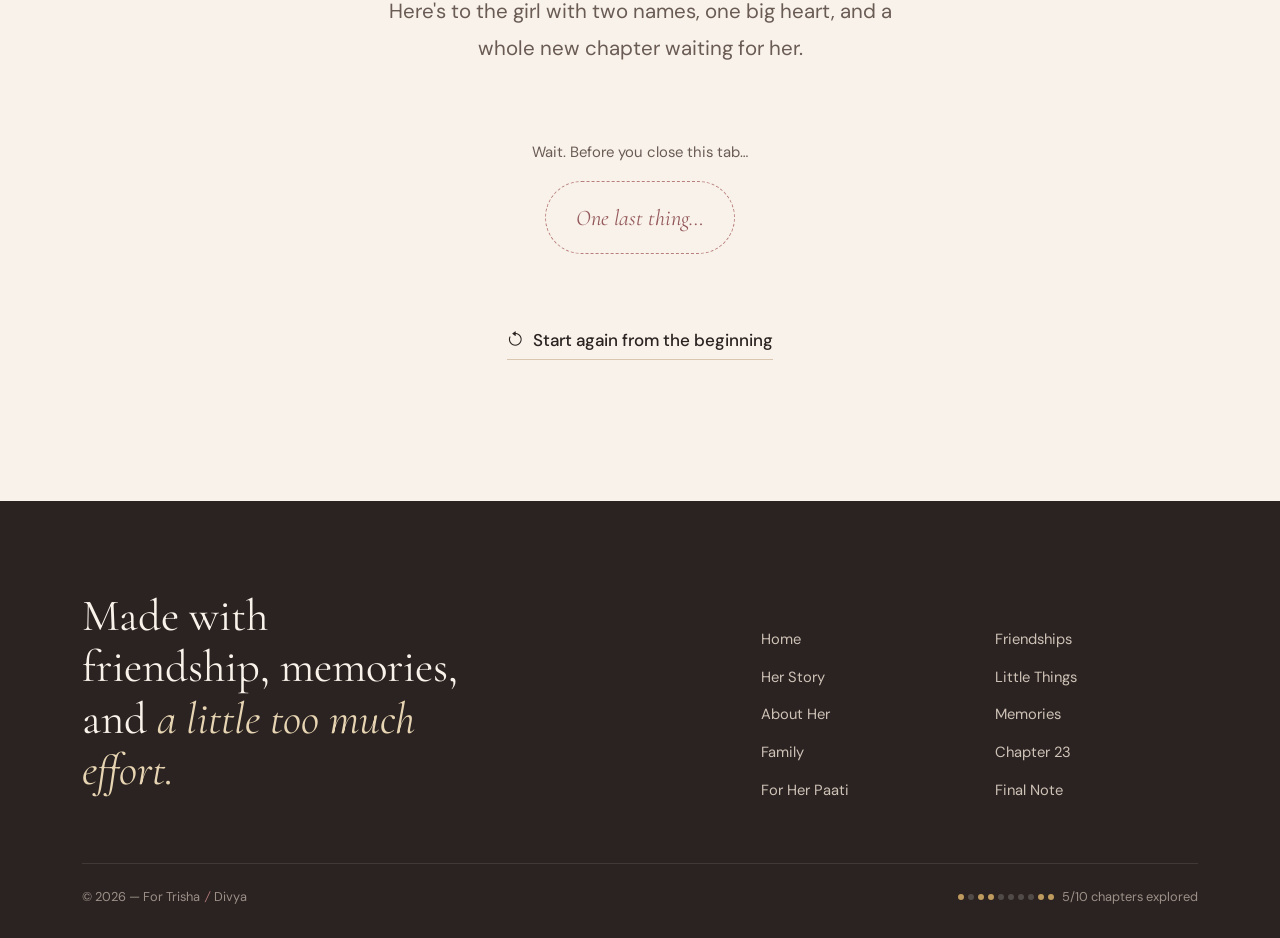
<file: final.html>
<!doctype html>
<html lang="en">
<head>
  <meta charset="utf-8">
  <meta name="viewport" content="width=device-width, initial-scale=1">
  <title>Final Note · Trisha / Divya</title>
  <meta name="description" content="After all these pages… a final note from a friend. Happy 23rd, Trisha / Divya.">
  <meta name="theme-color" content="#f8f2ea">
  <meta name="robots" content="noindex, nofollow">
  <link rel="icon" href="data:image/svg+xml,%3Csvg xmlns='http://www.w3.org/2000/svg' viewBox='0 0 64 64'%3E%3Ccircle cx='32' cy='32' r='31' fill='%23f8f2ea' stroke='%2394585a' stroke-width='2'/%3E%3Ctext x='32' y='42' font-family='Georgia,serif' font-style='italic' font-size='28' text-anchor='middle' fill='%2394585a'%3E23%3C/text%3E%3C/svg%3E">

  <!-- Fonts -->
  <link rel="preconnect" href="https://fonts.googleapis.com">
  <link rel="preconnect" href="https://fonts.gstatic.com" crossorigin>
  <link href="https://fonts.googleapis.com/css2?family=Caveat:wght@500;600&family=Cormorant+Garamond:ital,wght@0,400;0,500;0,600;1,400;1,500&family=DM+Sans:opsz,wght@9..40,400;9..40,500;9..40,600&display=swap" rel="stylesheet">

  <!-- Bootstrap 5 + Bootstrap Icons -->
  <link href="https://cdn.jsdelivr.net/npm/bootstrap@5.3.3/dist/css/bootstrap.min.css" rel="stylesheet">
  <link href="https://cdn.jsdelivr.net/npm/bootstrap-icons@1.11.3/font/bootstrap-icons.min.css" rel="stylesheet">

  <!-- Site styles -->
  <link rel="stylesheet" href="css/style.css">
  <link rel="stylesheet" href="css/animations.css">
  <link rel="stylesheet" href="css/responsive.css">

  <script>
    /* tiny boot script: enables animations, skips the intro if already seen, failsafe for the page curtain */
    document.documentElement.classList.add("js");
    try { if (sessionStorage.getItem("td-intro-seen")) document.documentElement.classList.add("intro-seen"); } catch (e) {}
    setTimeout(function () { if (document.body) document.body.classList.add("page-ready"); }, 3500);
  </script>
</head>
<body data-page="final">
  <a class="skip-link" href="#main">Skip to content</a>
  <div class="page-curtain" aria-hidden="true"><span class="curtain-mark">Trisha / Divya</span></div>
  <header id="site-header"></header>

  <main id="main">

    <!-- ============ OPENING LINES ============ -->
    <section class="final-hero" aria-labelledby="page-title">
      <div class="aurora" aria-hidden="true"><span></span><span></span><span></span></div>
      <div class="star-field" data-stars="22" aria-hidden="true"></div>
      <div class="container position-relative" style="z-index:2">
        <span class="page-index" data-reveal="up">Chapter 10 · the last page</span>
        <h1 class="visually-hidden" id="page-title">Final note</h1>
        <div class="final-lines">
          <p data-split data-split-delay="200">And after all these pages…</p>
          <p data-split data-split-delay="1500">you're still just <em>you.</em></p>
          <p class="small-line" data-reveal="blur" data-delay="2.6">And maybe that's exactly what makes you special.</p>
        </div>
        <a href="#letter" class="scroll-cue position-relative mt-5 d-inline-flex" style="left:auto;bottom:auto;transform:none" aria-label="Scroll to the letter">
          <span class="mouse" aria-hidden="true"></span>
        </a>
      </div>
    </section>

    <!-- ============ PHOTO ============ -->
    <section class="section-tight pt-0" aria-label="Her portrait">
      <div class="container">
        <div class="row g-4 align-items-center justify-content-center">
          <div class="col-6 col-md-3 order-2 order-md-1">
            <figure class="photo-card ratio-tall m-0 parallax-img" data-lightbox="page" data-reveal="up"><img data-img="blueDream" data-parallax="-0.1"><figcaption class="photo-caption"></figcaption></figure>
          </div>
          <div class="col-12 col-md-6 order-1 order-md-2">
            <div class="final-photo" data-reveal="zoom">
              <figure class="arch-frame m-0 img-reveal" data-lightbox="page"><img data-img="finalPortrait"></figure>
            </div>
          </div>
          <div class="col-6 col-md-3 order-3">
            <figure class="photo-card ratio-tall m-0 parallax-img" data-lightbox="page" data-reveal="up" data-delay=".2"><img data-img="pinkSmile" data-parallax="-0.1"><figcaption class="photo-caption"></figcaption></figure>
          </div>
        </div>
      </div>
    </section>

    <!-- ============ LETTER ============ -->
    <section class="section bg-beige" id="letter" aria-labelledby="letter-title">
      <div class="container-narrow">
        <div class="text-center mb-5">
          <span class="eyebrow center" data-reveal="up">A note from your special one</span>
          <h2 class="display-md" id="letter-title" data-reveal="up">Dear Trisha <span class="slash">/</span> Divya,</h2>
        </div>
        <div class="note-letter" data-reveal="up">
          <p class="dropcap">I didn't make this because a birthday needed a gift. I made it because I wanted you to see yourself, just once, the way the people around you see you.</p>
          <p>You're lazy on some days and lovely on all of them. You take your time — and that's completely fine, because the right things don't run away from people like you. You studied to understand people, but if you ask me, you were already good at it long before the MBA.</p>
          <p>Thank you for the talks. For the nonsense, the support, the “I'll tell you later” that always turns into a two-hour story. Thank you for being one of the most comfortable people in my everyday life — someone I can share anything with, and joke about everything with.</p>
          <p>Whatever Chapter 23 brings — the job, the new routine, the new and improved (but still lazy) you — I'll be right here, as your special one. Cheering the loudest, teasing the most, and reminding you that you're doing better than you think.</p>
          <p class="mb-4">Stay soft. Stay stubborn. Stay you.</p>
          <span class="signature">— your special one, always</span>
        </div>
      </div>
    </section>

    <!-- ============ HAPPY 23 ============ -->
    <section class="section text-center" aria-labelledby="happy-title">
      <div class="container">
        <span class="eyebrow center" data-reveal="up">19 · 12</span>
        <h2 class="happy-23" id="happy-title" data-split>Happy 23rd, <em>Trisha / Divya.</em></h2>
        <p class="lead-soft mx-auto mt-4" style="max-width:520px" data-reveal="up">Here's to the girl with two names, one big heart, and a whole new chapter waiting for her.</p>

        <!-- secret -->
        <div class="secret-zone mt-5 pt-4" data-reveal="up">
          <p class="text-soft small mb-3">Wait. Before you close this tab…</p>
          <button type="button" class="secret-btn" aria-expanded="false" aria-controls="secret-message"><span>One last thing…</span></button>
          <div class="secret-message" id="secret-message" aria-hidden="true">
            <div>
              <div class="secret-card">
                <div class="star-field" data-stars="18" aria-hidden="true"></div>
                <p class="hand mb-3">psst —</p>
                <p>No matter how many chapters come next, how many offices, cities or new people — I hope you always keep a little of this girl: the one who takes her time, fixes her face one more time, laughs at silly things, and shares the small stuff.</p>
                <p class="mb-4">And one small request for this year: maybe reply to my messages a little faster. Just a little. Okay? Happy birthday, ma.</p>
                <p class="hand mb-0">— still your special one, still annoying, still here.</p>
              </div>
            </div>
          </div>
        </div>

        <div class="mt-5 pt-4" data-reveal="up">
          <a href="index.html" class="text-link"><i class="bi bi-arrow-counterclockwise" aria-hidden="true"></i> Start again from the beginning</a>
        </div>
      </div>
    </section>

  </main>

  <footer id="site-footer"></footer>

  <!-- Scripts: image config first, then site logic -->
  <script src="js/memories.js"></script>
  <script src="js/main.js"></script>
  <script src="js/animations.js"></script>
  <script src="js/gallery.js"></script>
</body>
</html>
</file>
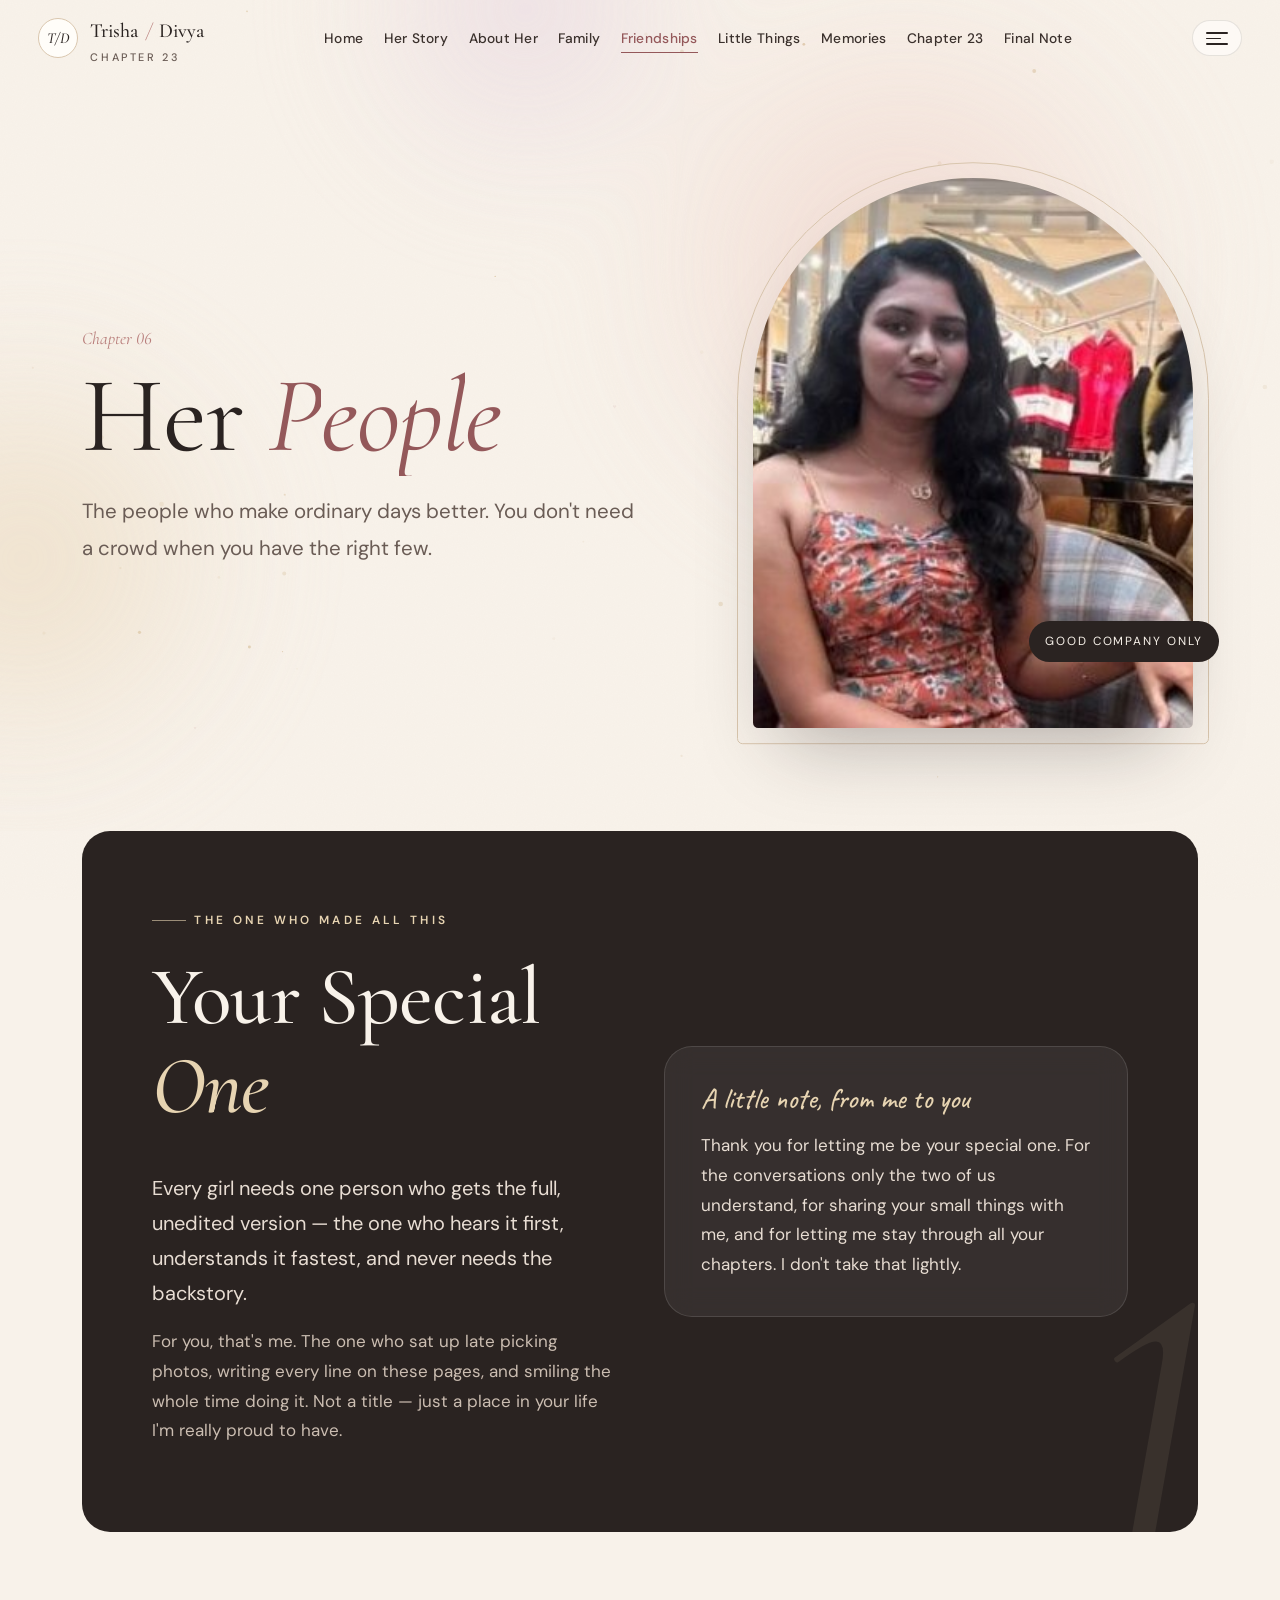
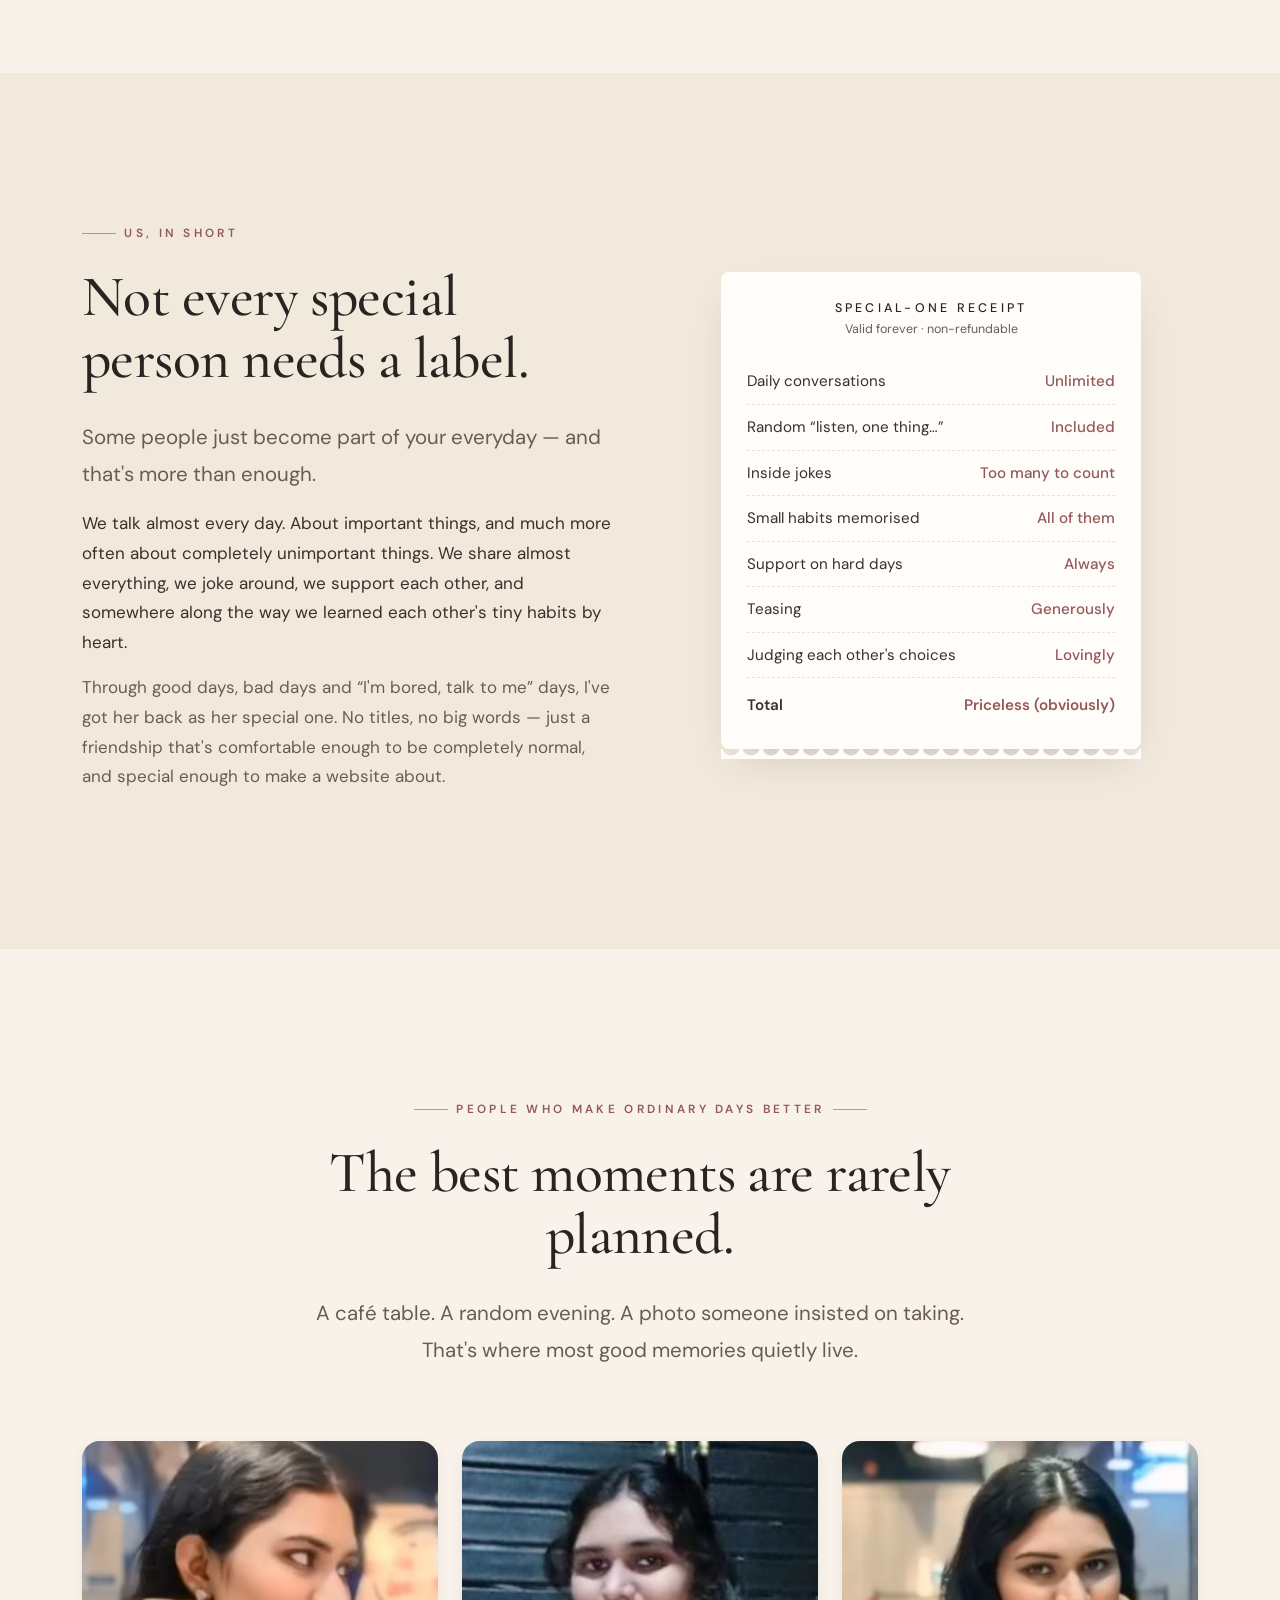
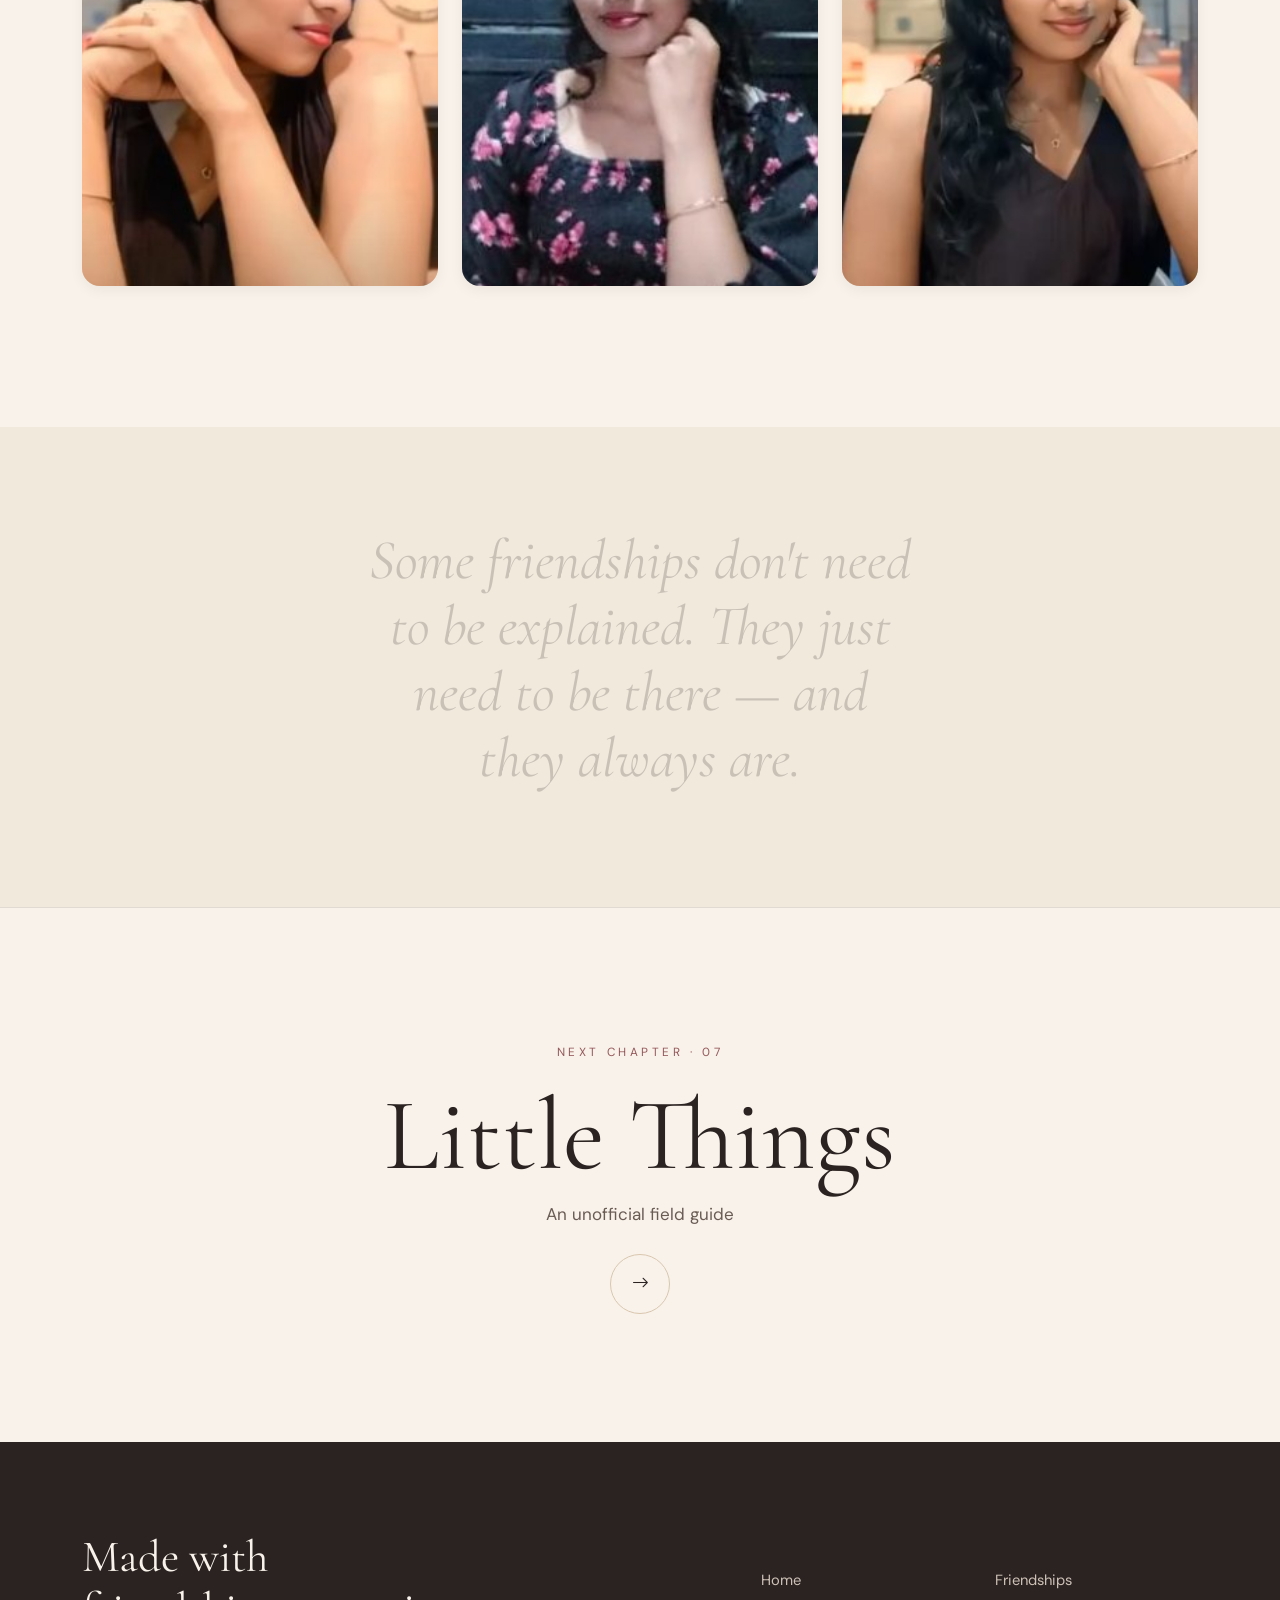
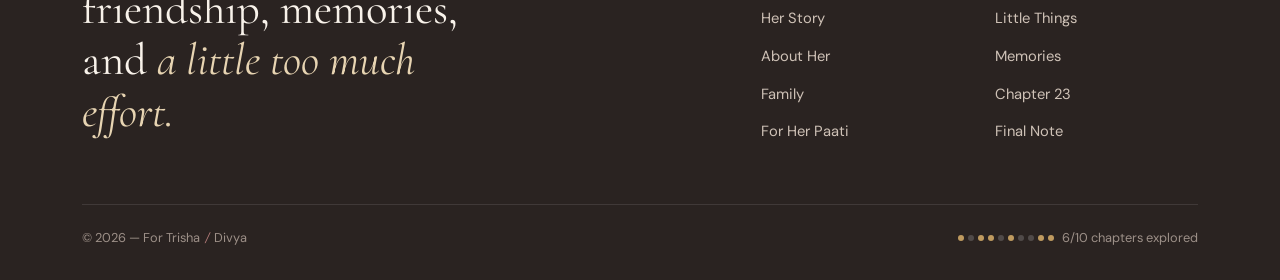
<file: friendships.html>
<!doctype html>
<html lang="en">
<head>
  <meta charset="utf-8">
  <meta name="viewport" content="width=device-width, initial-scale=1">
  <title>Friendships · Trisha / Divya</title>
  <meta name="description" content="Her special one — the friend who made this website — and the people who make her ordinary days better.">
  <meta name="theme-color" content="#f8f2ea">
  <meta name="robots" content="noindex, nofollow">
  <link rel="icon" href="data:image/svg+xml,%3Csvg xmlns='http://www.w3.org/2000/svg' viewBox='0 0 64 64'%3E%3Ccircle cx='32' cy='32' r='31' fill='%23f8f2ea' stroke='%2394585a' stroke-width='2'/%3E%3Ctext x='32' y='42' font-family='Georgia,serif' font-style='italic' font-size='28' text-anchor='middle' fill='%2394585a'%3E23%3C/text%3E%3C/svg%3E">

  <!-- Fonts -->
  <link rel="preconnect" href="https://fonts.googleapis.com">
  <link rel="preconnect" href="https://fonts.gstatic.com" crossorigin>
  <link href="https://fonts.googleapis.com/css2?family=Caveat:wght@500;600&family=Cormorant+Garamond:ital,wght@0,400;0,500;0,600;1,400;1,500&family=DM+Sans:opsz,wght@9..40,400;9..40,500;9..40,600&display=swap" rel="stylesheet">

  <!-- Bootstrap 5 + Bootstrap Icons -->
  <link href="https://cdn.jsdelivr.net/npm/bootstrap@5.3.3/dist/css/bootstrap.min.css" rel="stylesheet">
  <link href="https://cdn.jsdelivr.net/npm/bootstrap-icons@1.11.3/font/bootstrap-icons.min.css" rel="stylesheet">

  <!-- Site styles -->
  <link rel="stylesheet" href="css/style.css">
  <link rel="stylesheet" href="css/animations.css">
  <link rel="stylesheet" href="css/responsive.css">

  <script>
    /* tiny boot script: enables animations, skips the intro if already seen, failsafe for the page curtain */
    document.documentElement.classList.add("js");
    try { if (sessionStorage.getItem("td-intro-seen")) document.documentElement.classList.add("intro-seen"); } catch (e) {}
    setTimeout(function () { if (document.body) document.body.classList.add("page-ready"); }, 3500);
  </script>
</head>
<body data-page="friendships">
  <a class="skip-link" href="#main">Skip to content</a>
  <div class="page-curtain" aria-hidden="true"><span class="curtain-mark">Trisha / Divya</span></div>
  <header id="site-header"></header>

  <main id="main">

    <header class="page-hero" aria-labelledby="page-title">
      <div class="aurora" aria-hidden="true"><span></span><span></span><span></span></div>
      <div class="container">
        <div class="row align-items-center g-4">
          <div class="col-lg-7">
            <span class="page-index" data-reveal="up">Chapter 06</span>
            <h1 id="page-title" data-split>Her <em>People</em></h1>
            <p class="lead-soft" data-reveal="up" data-delay=".4">The people who make ordinary days better. You don't need a crowd when you have the right few.</p>
          </div>
          <div class="col-lg-5">
            <div class="page-hero-media" data-reveal="zoom">
              <div class="arch-outline" aria-hidden="true" data-parallax="0.05"></div>
              <figure class="arch-frame m-0 img-reveal" data-lightbox="page"><img data-img="storeSeat"></figure>
              <span class="float-tag float">Good company only</span>
            </div>
          </div>
        </div>
      </div>
    </header>

    <!-- ============ YOUR SPECIAL ONE ============ -->
    <section class="section pt-0" aria-labelledby="special-title">
      <div class="container">
        <div class="special-card" data-reveal="up">
          <span class="big-letter" aria-hidden="true">1</span>
          <div class="row g-4 g-lg-5 align-items-center position-relative">
            <div class="col-lg-6">
              <span class="eyebrow">The one who made all this</span>
              <h2 class="display-lg" id="special-title">Your Special <em style="color:var(--gold-soft)">One</em></h2>
              <p class="fs-5" style="color:#e8ddd3">Every girl needs one person who gets the full, unedited version — the one who hears it first, understands it fastest, and never needs the backstory.</p>
              <p style="color:#cbbdb1">For you, that's me. The one who sat up late picking photos, writing every line on these pages, and smiling the whole time doing it. Not a title — just a place in your life I'm really proud to have.</p>
            </div>
            <div class="col-lg-6">
              <div class="glass-card" style="background:rgba(255,253,249,.06);border-color:rgba(255,255,255,.12);box-shadow:none">
                <p class="hand mb-3" style="color:var(--gold-soft);font-size:1.8rem;line-height:1.1">A little note, from me to you</p>
                <p class="mb-0" style="color:#e8ddd3">Thank you for letting me be your special one. For the conversations only the two of us understand, for sharing your small things with me, and for letting me stay through all your chapters. I don't take that lightly.</p>
              </div>
            </div>
          </div>
        </div>
      </div>
    </section>

    <!-- ============ OUR FRIENDSHIP ============ -->
    <section class="section bg-beige" aria-labelledby="us-title">
      <div class="container">
        <div class="row g-4 g-lg-5 align-items-center">
          <div class="col-lg-6">
            <span class="eyebrow" data-reveal="up">Us, in short</span>
            <h2 class="display-md" id="us-title" data-split>Not every special person needs a label.</h2>
            <p class="lead-soft" data-reveal="up">Some people just become part of your everyday — and that's more than enough.</p>
            <p data-reveal="up">We talk almost every day. About important things, and much more often about completely unimportant things. We share almost everything, we joke around, we support each other, and somewhere along the way we learned each other's tiny habits by heart.</p>
            <p class="text-soft" data-reveal="up">Through good days, bad days and “I'm bored, talk to me” days, I've got her back as her special one. No titles, no big words — just a friendship that's comfortable enough to be completely normal, and special enough to make a website about.</p>
          </div>
          <div class="col-lg-6">
            <div class="receipt" data-reveal="right">
              <h4>Special-one receipt</h4>
              <p class="r-sub">Valid forever · non-refundable</p>
              <div class="r-row"><span>Daily conversations</span><span>Unlimited</span></div>
              <div class="r-row"><span>Random “listen, one thing…”</span><span>Included</span></div>
              <div class="r-row"><span>Inside jokes</span><span>Too many to count</span></div>
              <div class="r-row"><span>Small habits memorised</span><span>All of them</span></div>
              <div class="r-row"><span>Support on hard days</span><span>Always</span></div>
              <div class="r-row"><span>Teasing</span><span>Generously</span></div>
              <div class="r-row"><span>Judging each other's choices</span><span>Lovingly</span></div>
              <div class="r-total"><span>Total</span><span class="text-rose">Priceless (obviously)</span></div>
            </div>
          </div>
        </div>
      </div>
    </section>

    <!-- ============ ORDINARY DAYS ============ -->
    <section class="section" aria-labelledby="days-title">
      <div class="container">
        <div class="section-head center">
          <span class="eyebrow center" data-reveal="up">People who make ordinary days better</span>
          <h2 class="display-md" id="days-title" data-reveal="up">The best moments are rarely planned.</h2>
          <p class="lead-soft" data-reveal="up">A café table. A random evening. A photo someone insisted on taking. That's where most good memories quietly live.</p>
        </div>
        <div class="row g-4 justify-content-center" data-stagger>
          <div class="col-6 col-md-4"><figure class="photo-card ratio-portrait m-0 parallax-img" data-lightbox="page"><img data-img="sideGlance" data-parallax="-0.07"><figcaption class="photo-caption"></figcaption></figure></div>
          <div class="col-6 col-md-4"><figure class="photo-card ratio-portrait m-0 parallax-img" data-lightbox="page"><img data-img="floralNight" data-parallax="-0.07"><figcaption class="photo-caption"></figcaption></figure></div>
          <div class="col-6 col-md-4"><figure class="photo-card ratio-portrait m-0 parallax-img" data-lightbox="page"><img data-img="cafeBlackTop" data-parallax="-0.07"><figcaption class="photo-caption"></figcaption></figure></div>
        </div>
      </div>
    </section>

    <section class="section-tight bg-beige text-center" aria-label="A thought">
      <div class="container">
        <p class="big-quote wordfade">Some friendships don't need to be explained. They just need to be there — and they always are.</p>
      </div>
    </section>

    <div data-next-chapter></div>
  </main>

  <footer id="site-footer"></footer>

  <!-- Scripts: image config first, then site logic -->
  <script src="js/memories.js"></script>
  <script src="js/main.js"></script>
  <script src="js/animations.js"></script>
  <script src="js/gallery.js"></script>
</body>
</html>
</file>
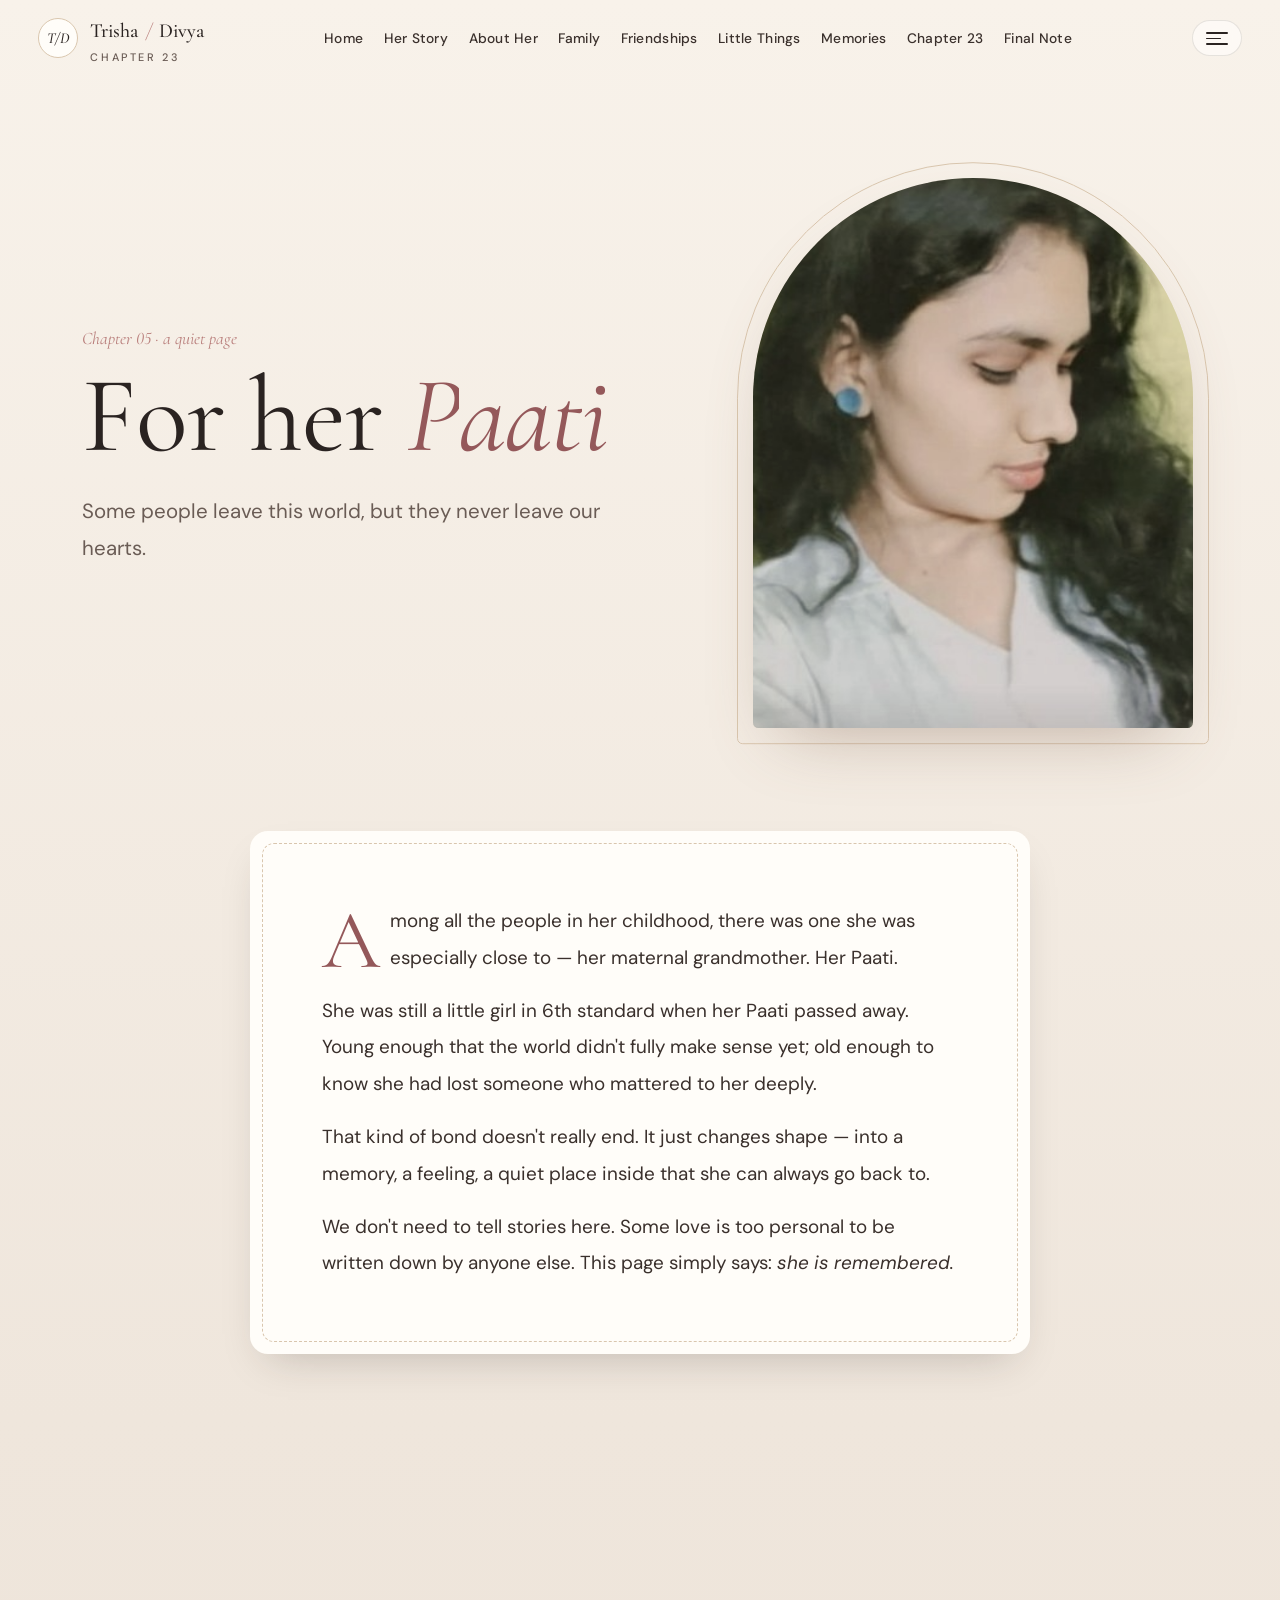
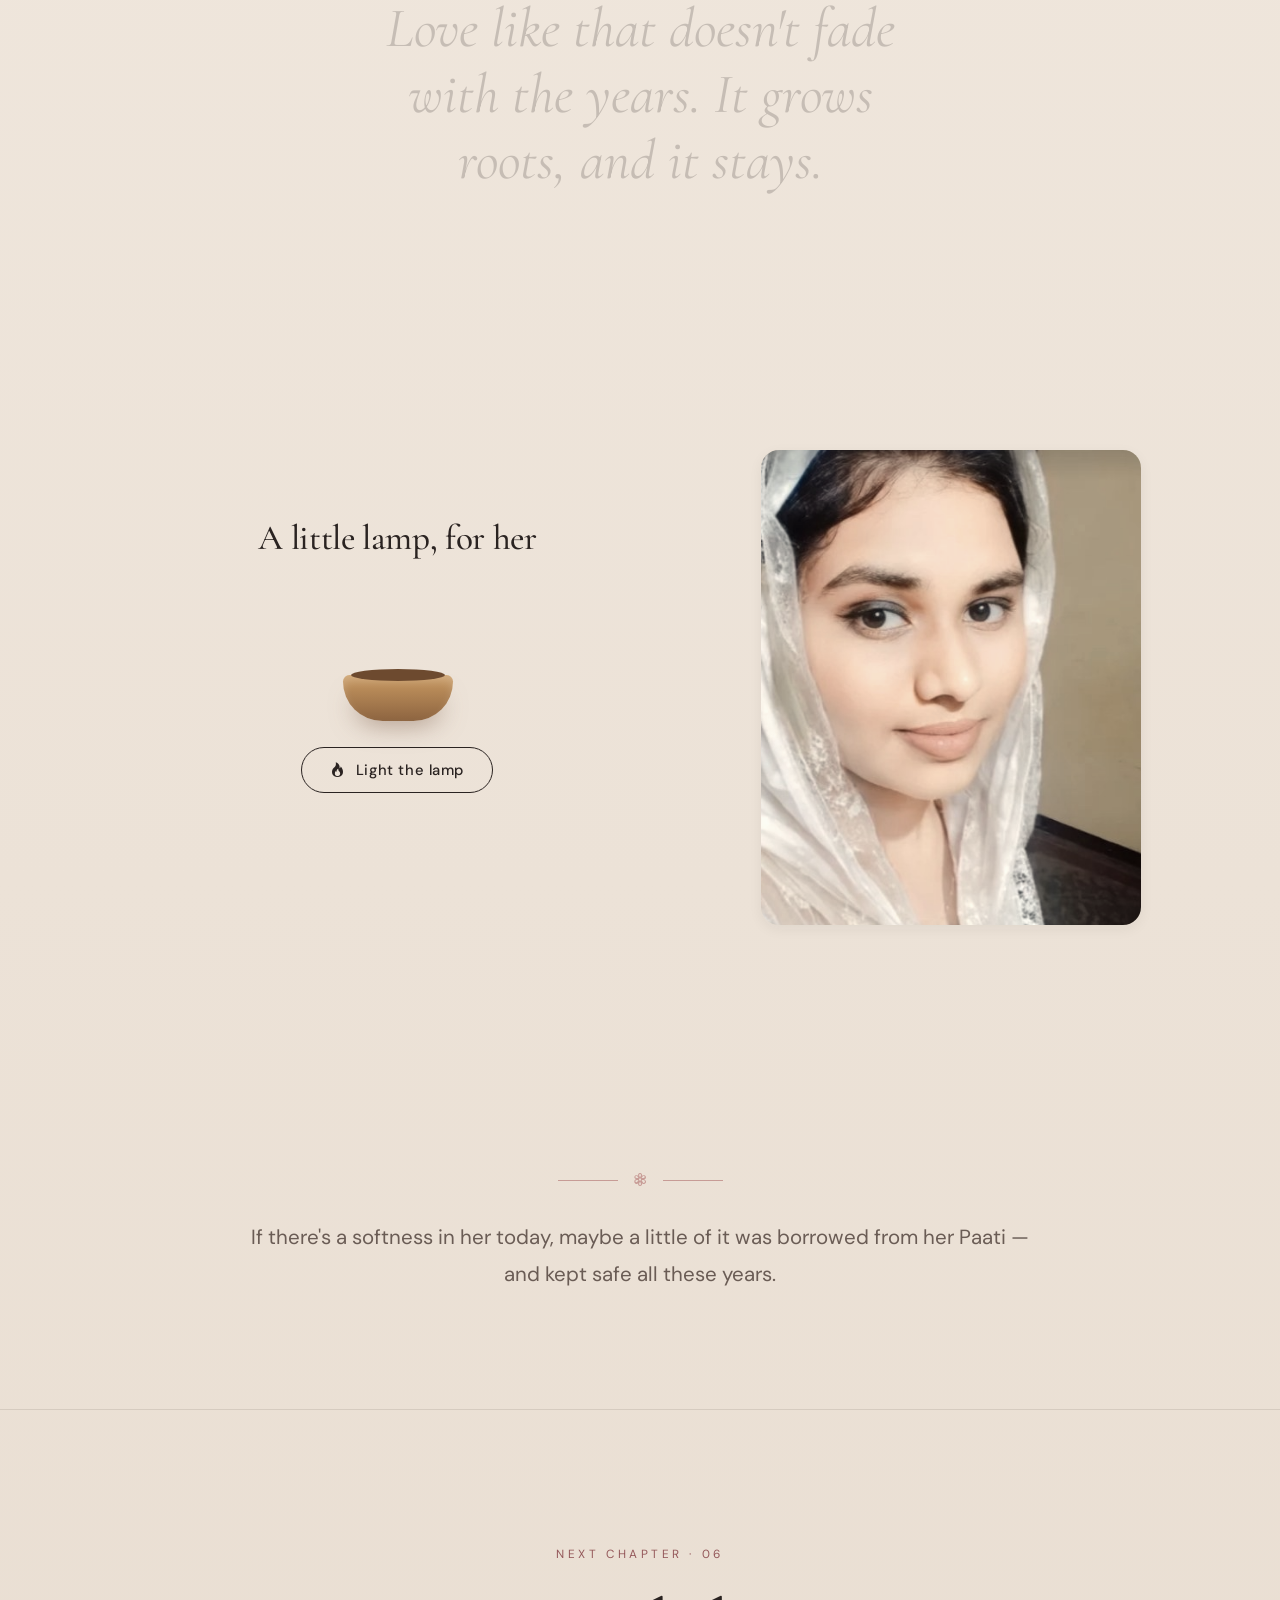
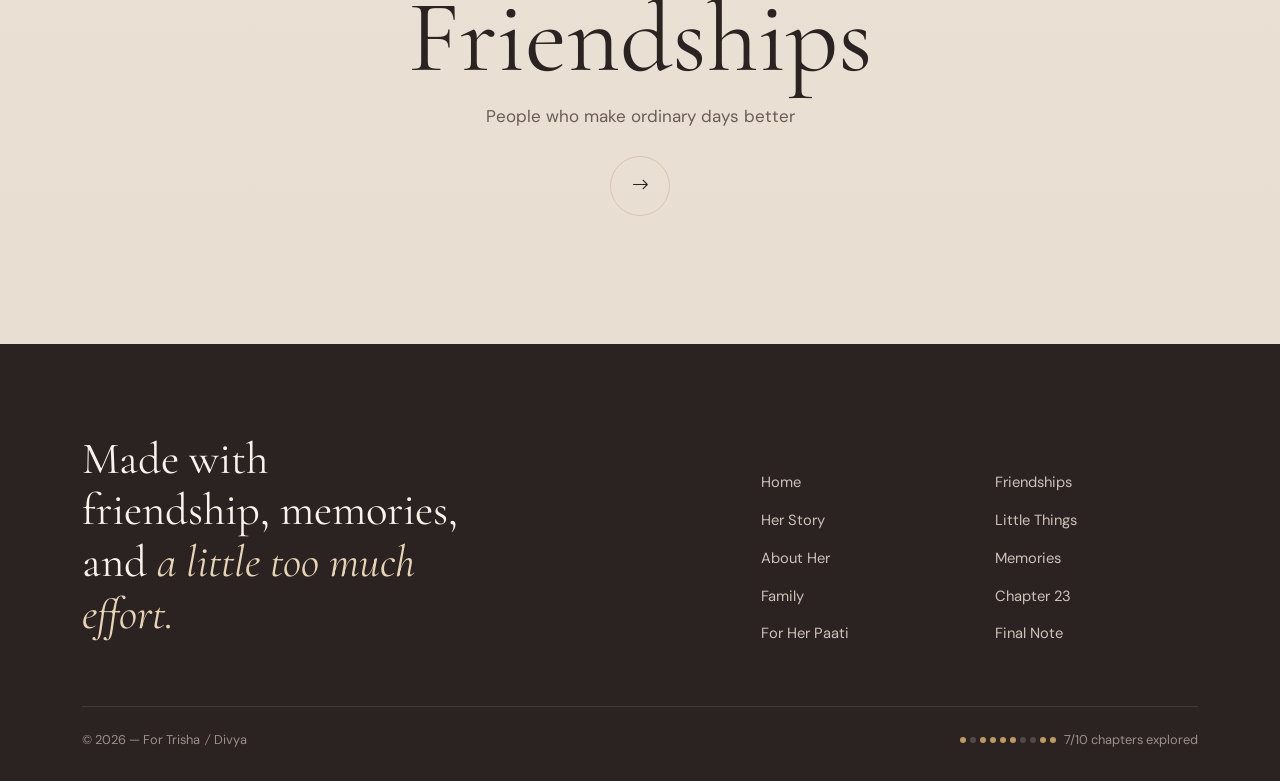
<file: grandmother.html>
<!doctype html>
<html lang="en">
<head>
  <meta charset="utf-8">
  <meta name="viewport" content="width=device-width, initial-scale=1">
  <title>For Her Paati · Trisha / Divya</title>
  <meta name="description" content="A quiet, respectful page for her maternal grandmother.">
  <meta name="theme-color" content="#f8f2ea">
  <meta name="robots" content="noindex, nofollow">
  <link rel="icon" href="data:image/svg+xml,%3Csvg xmlns='http://www.w3.org/2000/svg' viewBox='0 0 64 64'%3E%3Ccircle cx='32' cy='32' r='31' fill='%23f8f2ea' stroke='%2394585a' stroke-width='2'/%3E%3Ctext x='32' y='42' font-family='Georgia,serif' font-style='italic' font-size='28' text-anchor='middle' fill='%2394585a'%3E23%3C/text%3E%3C/svg%3E">

  <!-- Fonts -->
  <link rel="preconnect" href="https://fonts.googleapis.com">
  <link rel="preconnect" href="https://fonts.gstatic.com" crossorigin>
  <link href="https://fonts.googleapis.com/css2?family=Caveat:wght@500;600&family=Cormorant+Garamond:ital,wght@0,400;0,500;0,600;1,400;1,500&family=DM+Sans:opsz,wght@9..40,400;9..40,500;9..40,600&display=swap" rel="stylesheet">

  <!-- Bootstrap 5 + Bootstrap Icons -->
  <link href="https://cdn.jsdelivr.net/npm/bootstrap@5.3.3/dist/css/bootstrap.min.css" rel="stylesheet">
  <link href="https://cdn.jsdelivr.net/npm/bootstrap-icons@1.11.3/font/bootstrap-icons.min.css" rel="stylesheet">

  <!-- Site styles -->
  <link rel="stylesheet" href="css/style.css">
  <link rel="stylesheet" href="css/animations.css">
  <link rel="stylesheet" href="css/responsive.css">

  <script>
    /* tiny boot script: enables animations, skips the intro if already seen, failsafe for the page curtain */
    document.documentElement.classList.add("js");
    try { if (sessionStorage.getItem("td-intro-seen")) document.documentElement.classList.add("intro-seen"); } catch (e) {}
    setTimeout(function () { if (document.body) document.body.classList.add("page-ready"); }, 3500);
  </script>
</head>
<body data-page="grandmother" data-hearts="off">
  <a class="skip-link" href="#main">Skip to content</a>
  <div class="page-curtain" aria-hidden="true"><span class="curtain-mark">Trisha / Divya</span></div>
  <header id="site-header"></header>

  <main id="main" class="memorial">

    <header class="page-hero" aria-labelledby="page-title">
      <div class="star-field" data-stars="30" aria-hidden="true"></div>
      <div class="container">
        <div class="row align-items-center g-4">
          <div class="col-lg-7">
            <span class="page-index" data-reveal="up">Chapter 05 · a quiet page</span>
            <h1 id="page-title" data-split>For her <em>Paati</em></h1>
            <p class="lead-soft" data-reveal="up" data-delay=".4">Some people leave this world, but they never leave our hearts.</p>
          </div>
          <div class="col-lg-5">
            <div class="page-hero-media memorial-photo" data-reveal="fade">
              <div class="arch-outline" aria-hidden="true" data-parallax="0.05"></div>
              <figure class="arch-frame m-0 img-reveal" data-lightbox="page"><img data-img="sideProfile"></figure>
            </div>
          </div>
        </div>
      </div>
    </header>

    <section class="section pt-0" aria-labelledby="bond-title">
      <div class="container-narrow">
        <h2 class="visually-hidden" id="bond-title">Her bond with her grandmother</h2>
        <div class="note-letter" data-reveal="up">
          <p class="dropcap">Among all the people in her childhood, there was one she was especially close to — her maternal grandmother. Her Paati.</p>
          <p>She was still a little girl in 6th standard when her Paati passed away. Young enough that the world didn't fully make sense yet; old enough to know she had lost someone who mattered to her deeply.</p>
          <p>That kind of bond doesn't really end. It just changes shape — into a memory, a feeling, a quiet place inside that she can always go back to.</p>
          <p class="mb-0">We don't need to tell stories here. Some love is too personal to be written down by anyone else. This page simply says: <em>she is remembered.</em></p>
        </div>
      </div>
    </section>

    <section class="section-tight text-center" aria-label="A thought">
      <div class="container">
        <p class="big-quote wordfade">Love like that doesn't fade with the years. It grows roots, and it stays.</p>
      </div>
    </section>

    <section class="section" aria-labelledby="diya-title">
      <div class="container">
        <div class="row g-4 g-lg-5 align-items-center">
          <div class="col-md-5 order-md-2">
            <div class="memorial-photo" data-reveal="fade">
              <figure class="photo-card ratio-portrait m-0" data-lightbox="page" style="max-width:380px;margin-inline:auto"><img data-img="dupattaClose"><figcaption class="photo-caption"></figcaption></figure>
            </div>
          </div>
          <div class="col-md-7 order-md-1">
            <div class="diya-wrap" data-reveal="up">
              <h2 class="display-sm mb-4" id="diya-title">A little lamp, for her</h2>
              <div class="diya" aria-hidden="true">
                <span class="glow"></span>
                <span class="flame"></span>
                <span class="lamp"></span>
              </div>
              <button type="button" class="btn-soft btn-outline-soft" data-light-diya><i class="bi bi-fire" aria-hidden="true"></i> Light the lamp</button>
              <p class="diya-message mt-4 mb-0" aria-live="polite">For the one who is always remembered, and always loved.</p>
            </div>
          </div>
        </div>
      </div>
    </section>

    <section class="section-tight text-center" aria-label="Closing thought">
      <div class="container-narrow">
        <div class="divider-flourish mb-4" aria-hidden="true"><i class="bi bi-flower3"></i></div>
        <p class="lead-soft" data-reveal="up">If there's a softness in her today, maybe a little of it was borrowed from her Paati — and kept safe all these years.</p>
      </div>
    </section>

    <div data-next-chapter></div>
  </main>

  <footer id="site-footer"></footer>

  <!-- Scripts: image config first, then site logic -->
  <script src="js/memories.js"></script>
  <script src="js/main.js"></script>
  <script src="js/animations.js"></script>
  <script src="js/gallery.js"></script>
</body>
</html>
</file>
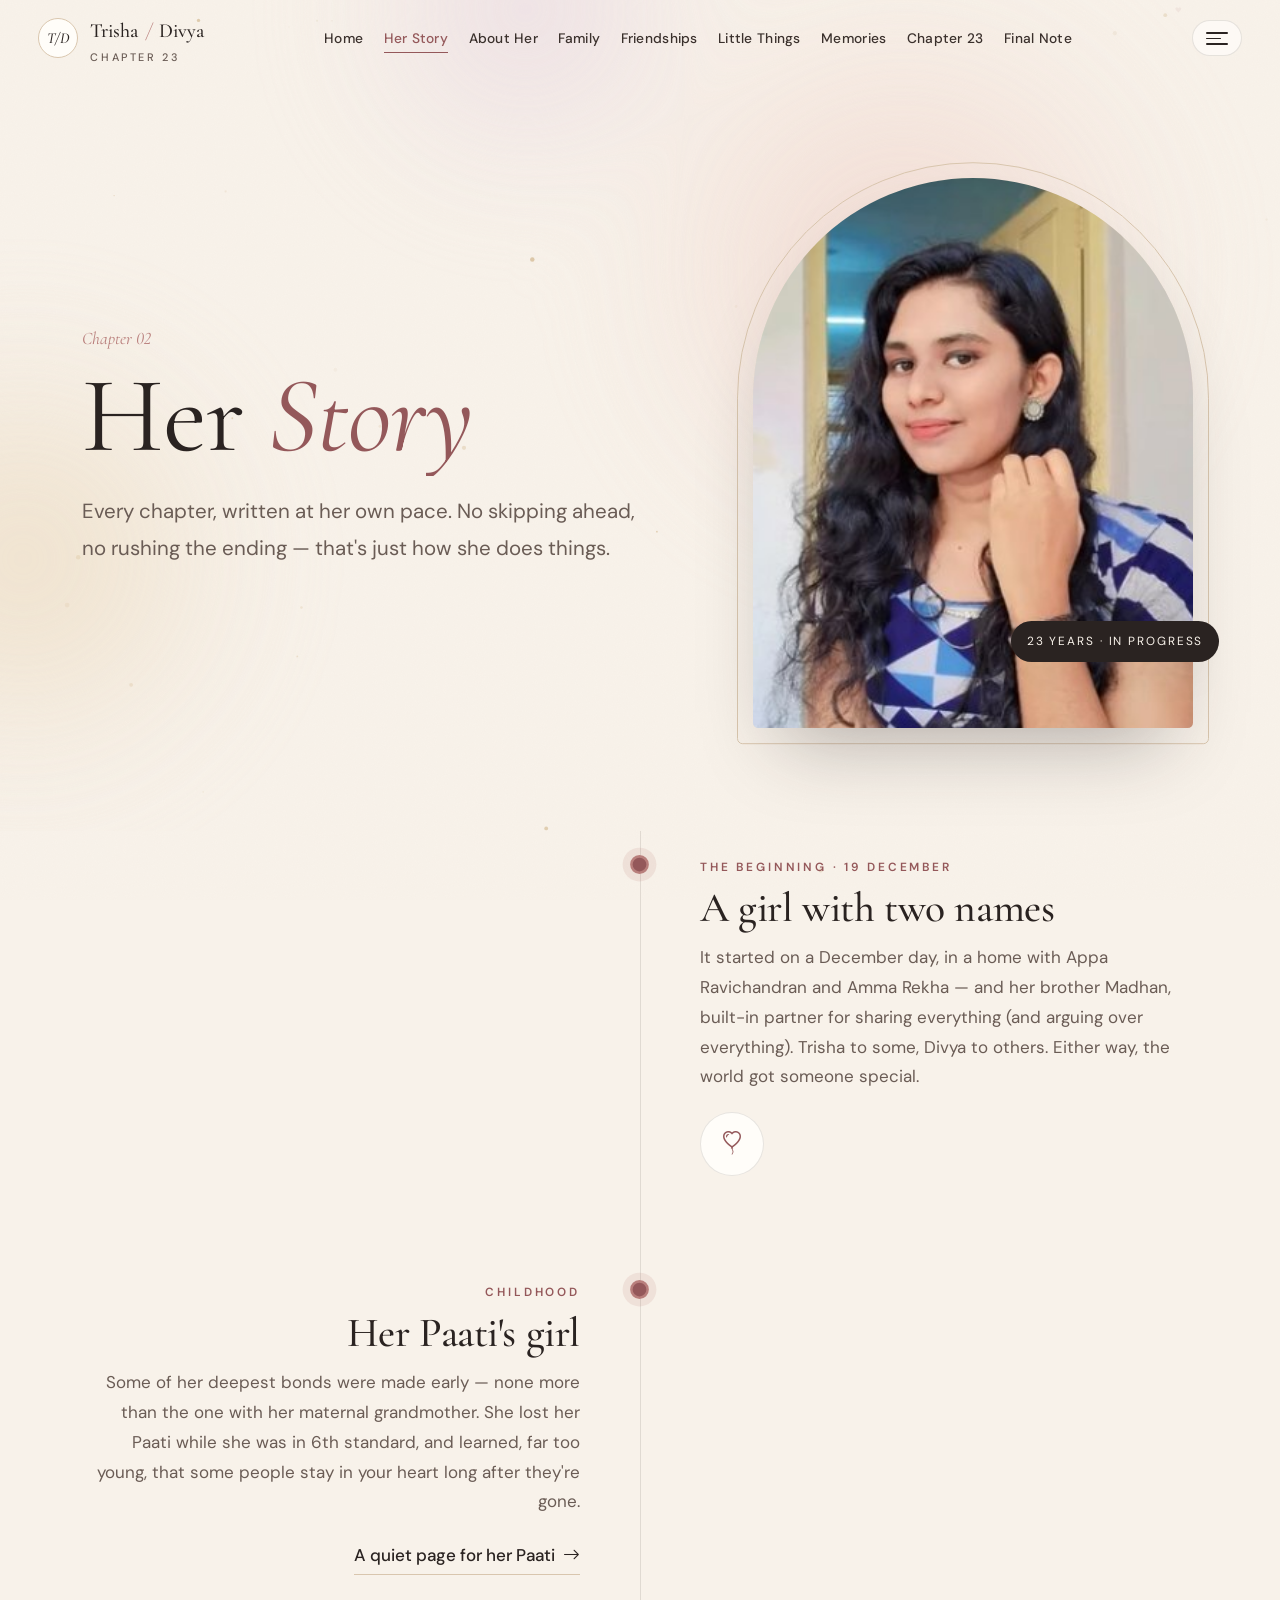
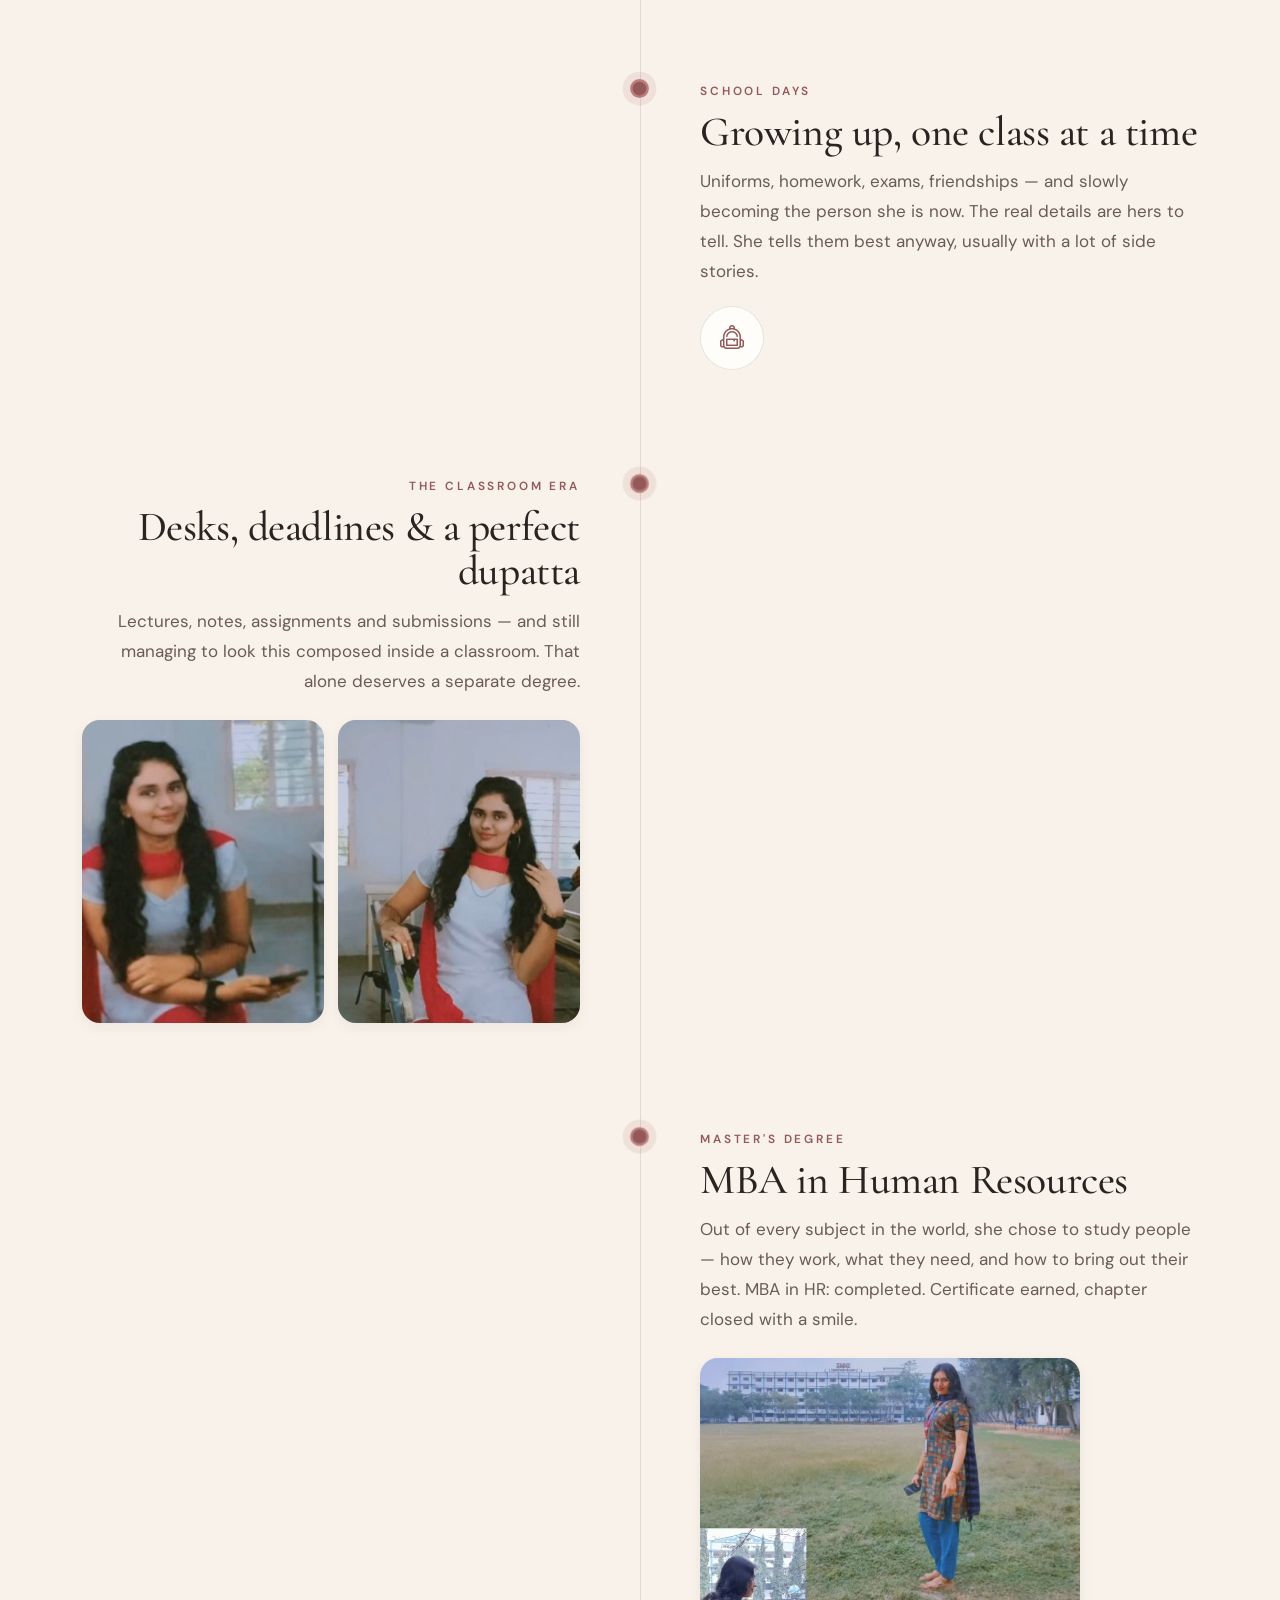
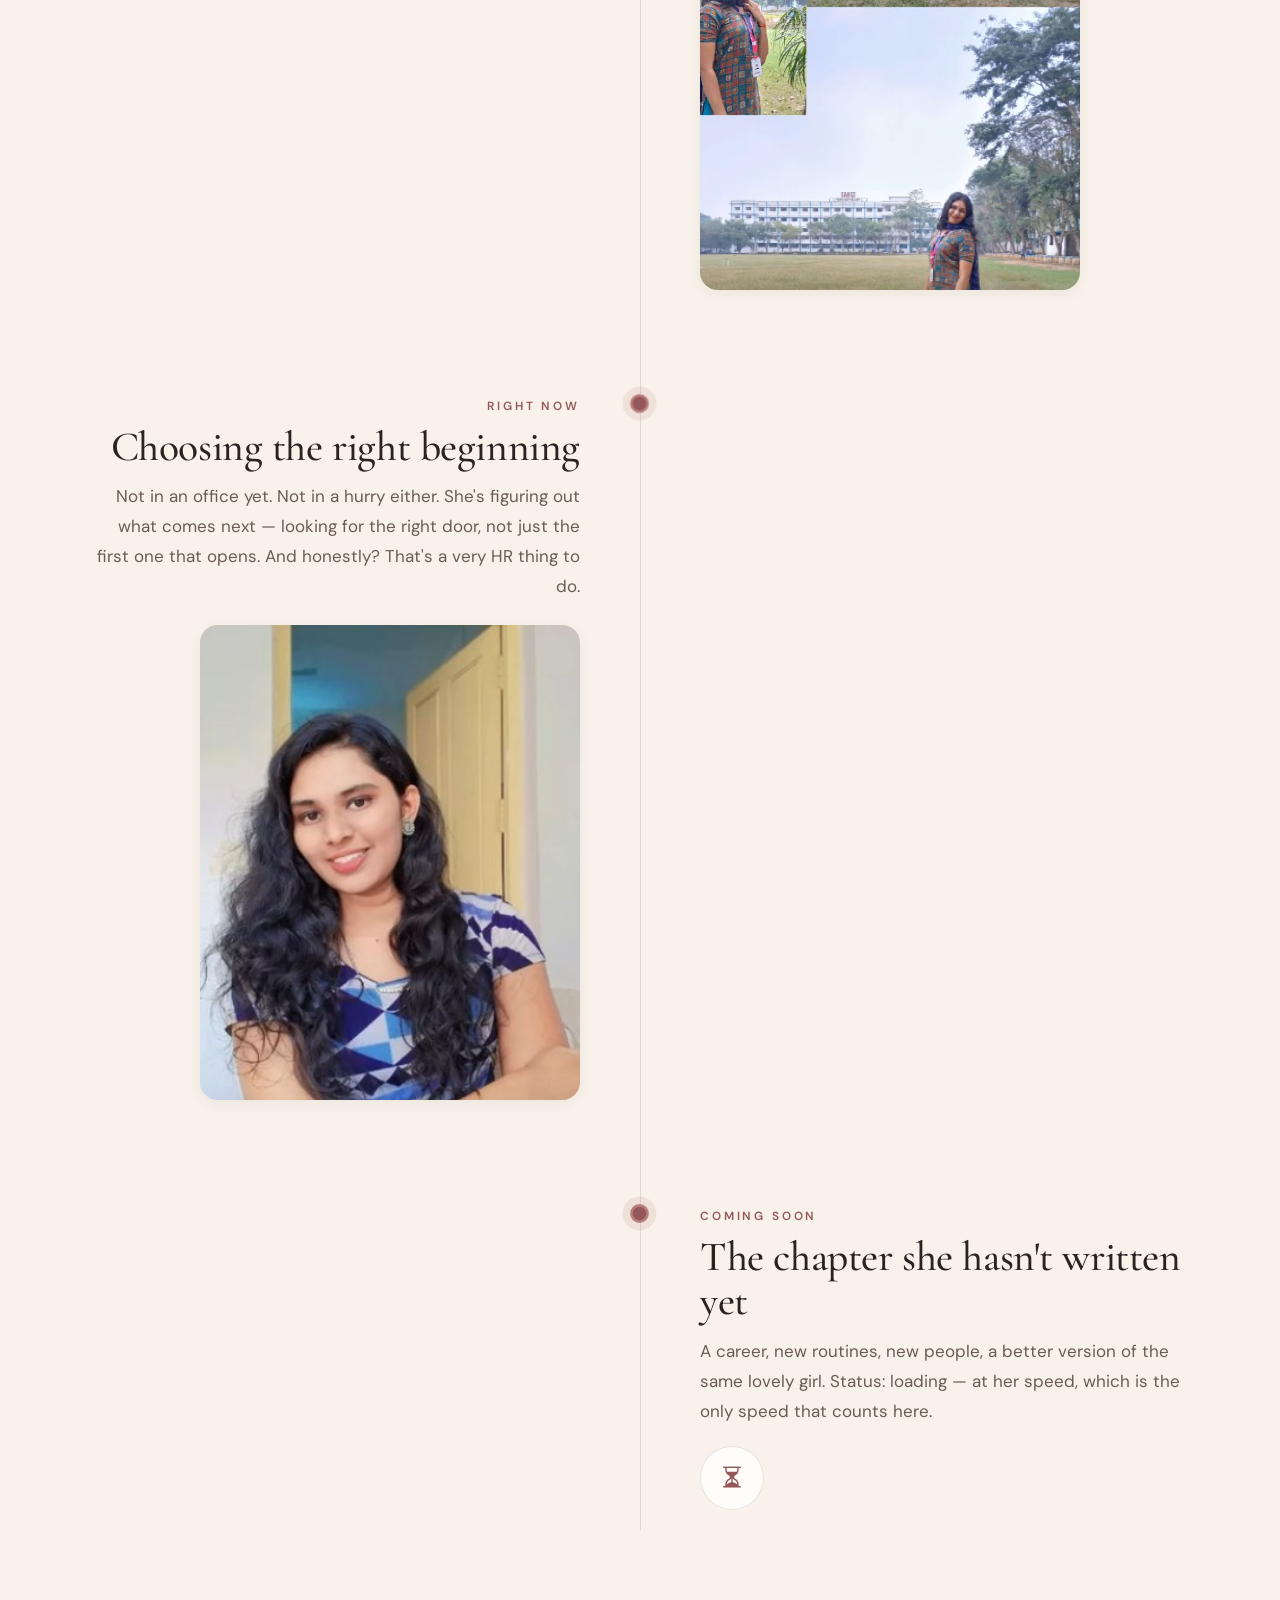
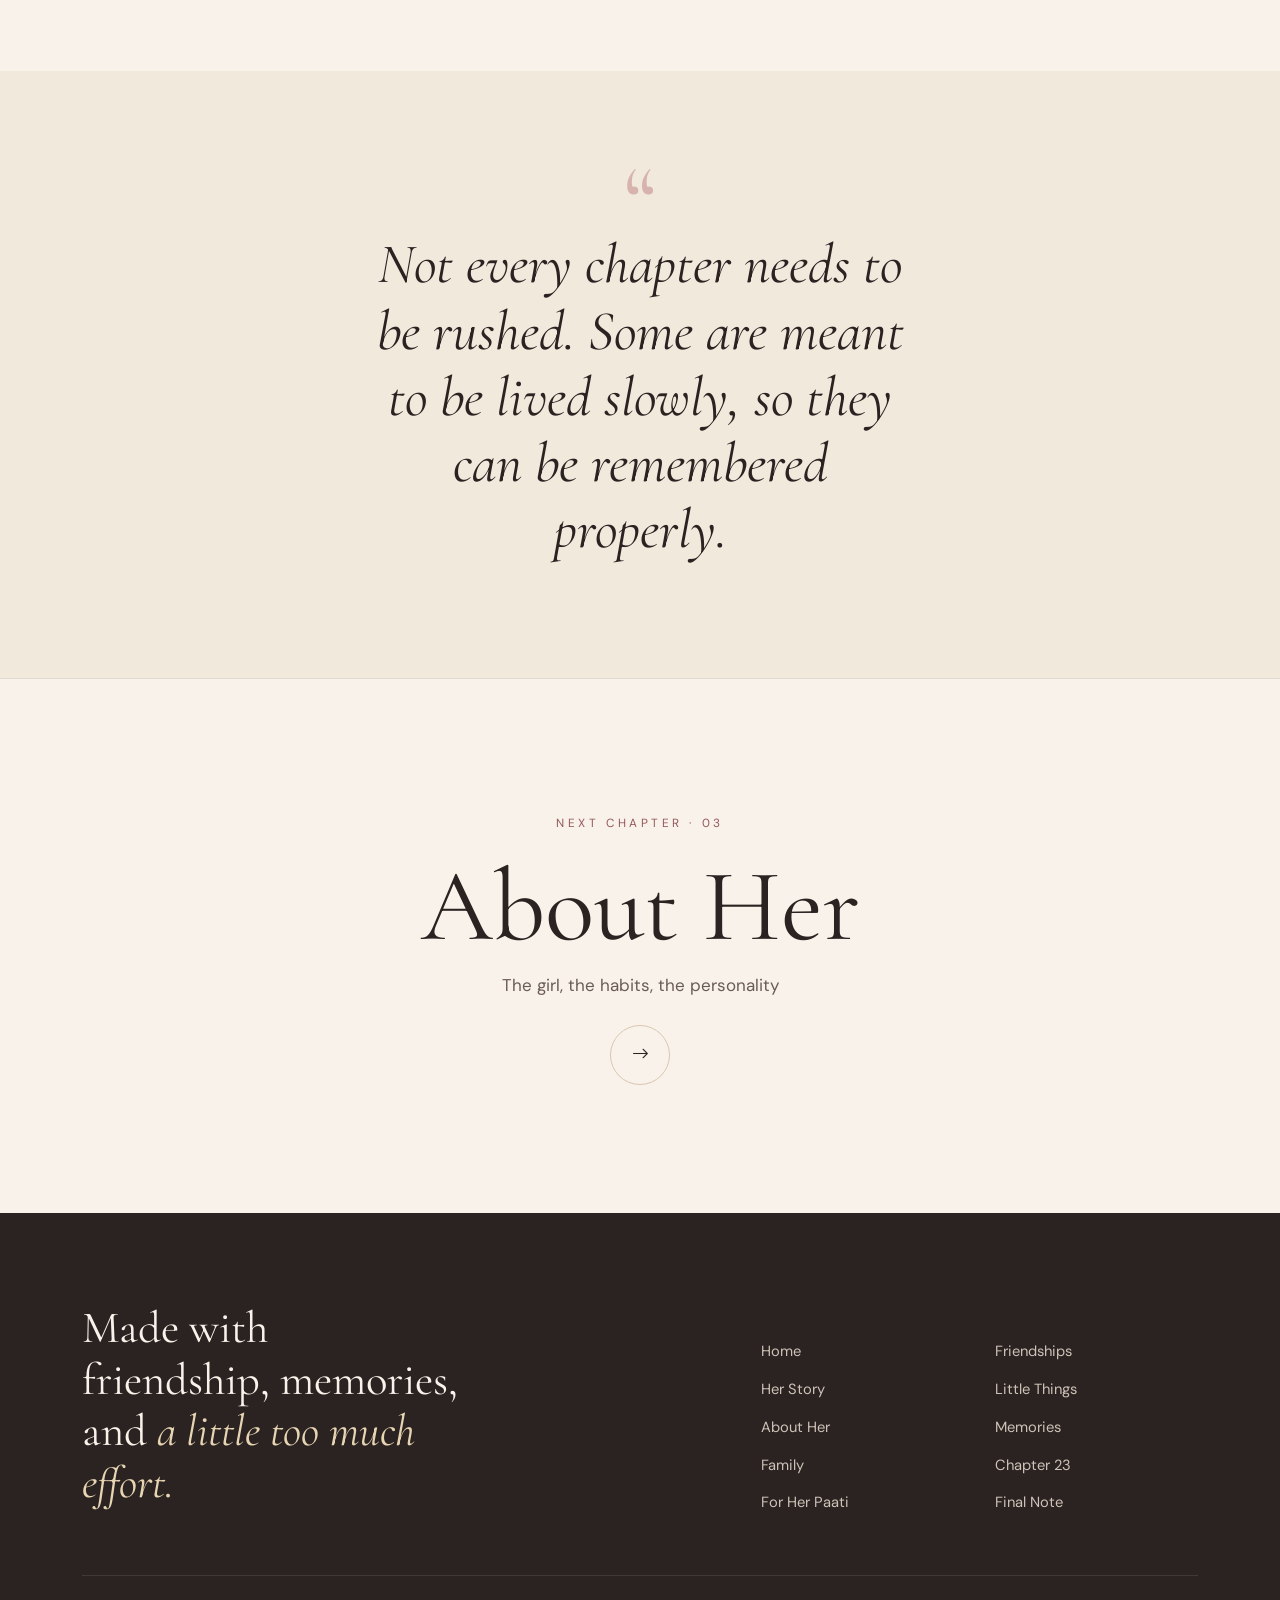
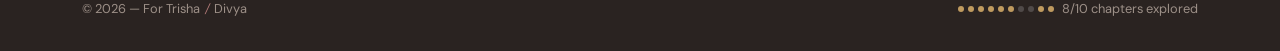
<file: her-story.html>
<!doctype html>
<html lang="en">
<head>
  <meta charset="utf-8">
  <meta name="viewport" content="width=device-width, initial-scale=1">
  <title>Her Story · Trisha / Divya</title>
  <meta name="description" content="Her journey — from a little girl with two names to an MBA graduate figuring out her next chapter.">
  <meta name="theme-color" content="#f8f2ea">
  <meta name="robots" content="noindex, nofollow">
  <link rel="icon" href="data:image/svg+xml,%3Csvg xmlns='http://www.w3.org/2000/svg' viewBox='0 0 64 64'%3E%3Ccircle cx='32' cy='32' r='31' fill='%23f8f2ea' stroke='%2394585a' stroke-width='2'/%3E%3Ctext x='32' y='42' font-family='Georgia,serif' font-style='italic' font-size='28' text-anchor='middle' fill='%2394585a'%3E23%3C/text%3E%3C/svg%3E">

  <!-- Fonts -->
  <link rel="preconnect" href="https://fonts.googleapis.com">
  <link rel="preconnect" href="https://fonts.gstatic.com" crossorigin>
  <link href="https://fonts.googleapis.com/css2?family=Caveat:wght@500;600&family=Cormorant+Garamond:ital,wght@0,400;0,500;0,600;1,400;1,500&family=DM+Sans:opsz,wght@9..40,400;9..40,500;9..40,600&display=swap" rel="stylesheet">

  <!-- Bootstrap 5 + Bootstrap Icons -->
  <link href="https://cdn.jsdelivr.net/npm/bootstrap@5.3.3/dist/css/bootstrap.min.css" rel="stylesheet">
  <link href="https://cdn.jsdelivr.net/npm/bootstrap-icons@1.11.3/font/bootstrap-icons.min.css" rel="stylesheet">

  <!-- Site styles -->
  <link rel="stylesheet" href="css/style.css">
  <link rel="stylesheet" href="css/animations.css">
  <link rel="stylesheet" href="css/responsive.css">

  <script>
    /* tiny boot script: enables animations, skips the intro if already seen, failsafe for the page curtain */
    document.documentElement.classList.add("js");
    try { if (sessionStorage.getItem("td-intro-seen")) document.documentElement.classList.add("intro-seen"); } catch (e) {}
    setTimeout(function () { if (document.body) document.body.classList.add("page-ready"); }, 3500);
  </script>
</head>
<body data-page="her-story">
  <a class="skip-link" href="#main">Skip to content</a>
  <div class="page-curtain" aria-hidden="true"><span class="curtain-mark">Trisha / Divya</span></div>
  <header id="site-header"></header>

  <main id="main">

    <header class="page-hero" aria-labelledby="page-title">
      <div class="aurora" aria-hidden="true"><span></span><span></span><span></span></div>
      <div class="container">
        <div class="row align-items-center g-4">
          <div class="col-lg-7">
            <span class="page-index" data-reveal="up">Chapter 02</span>
            <h1 id="page-title" data-split>Her <em>Story</em></h1>
            <p class="lead-soft" data-reveal="up" data-delay=".4">Every chapter, written at her own pace. No skipping ahead, no rushing the ending — that's just how she does things.</p>
          </div>
          <div class="col-lg-5">
            <div class="page-hero-media" data-reveal="zoom">
              <div class="arch-outline" aria-hidden="true" data-parallax="0.05"></div>
              <figure class="arch-frame m-0 img-reveal" data-lightbox="page"><img data-img="bluePrintEar"></figure>
              <span class="float-tag float">23 years · in progress</span>
            </div>
          </div>
        </div>
      </div>
    </header>

    <section class="section pt-0" aria-label="Timeline of her journey">
      <div class="container">
        <div class="timeline">
          <div class="timeline-line" aria-hidden="true"><span></span></div>

          <article class="tl-item" data-reveal="up">
            <span class="tl-dot" aria-hidden="true"></span>
            <span class="tl-year">The beginning · 19 December</span>
            <h3>A girl with two names</h3>
            <p>It started on a December day, in a home with Appa Ravichandran and Amma Rekha — and her brother Madhan, built-in partner for sharing everything (and arguing over everything). Trisha to some, Divya to others. Either way, the world got someone special.</p>
            <div class="tl-icon" aria-hidden="true"><i class="bi bi-balloon-heart"></i></div>
          </article>

          <article class="tl-item" data-reveal="up">
            <span class="tl-dot" aria-hidden="true"></span>
            <span class="tl-year">Childhood</span>
            <h3>Her Paati's girl</h3>
            <p>Some of her deepest bonds were made early — none more than the one with her maternal grandmother. She lost her Paati while she was in 6th standard, and learned, far too young, that some people stay in your heart long after they're gone.</p>
            <a href="grandmother.html" class="text-link mt-2">A quiet page for her Paati <i class="bi bi-arrow-right" aria-hidden="true"></i></a>
          </article>

          <article class="tl-item" data-reveal="up">
            <span class="tl-dot" aria-hidden="true"></span>
            <span class="tl-year">School days</span>
            <h3>Growing up, one class at a time</h3>
            <p>Uniforms, homework, exams, friendships — and slowly becoming the person she is now. The real details are hers to tell. She tells them best anyway, usually with a lot of side stories.</p>
            <div class="tl-icon" aria-hidden="true"><i class="bi bi-backpack2"></i></div>
          </article>

          <article class="tl-item" data-reveal="up">
            <span class="tl-dot" aria-hidden="true"></span>
            <span class="tl-year">The classroom era</span>
            <h3>Desks, deadlines &amp; a perfect dupatta</h3>
            <p>Lectures, notes, assignments and submissions — and still managing to look this composed inside a classroom. That alone deserves a separate degree.</p>
            <div class="tl-media">
              <figure class="photo-card m-0" data-lightbox="page"><img data-img="classroomSeated"><figcaption class="photo-caption"></figcaption></figure>
              <figure class="photo-card m-0" data-lightbox="page"><img data-img="classroomPose"><figcaption class="photo-caption"></figcaption></figure>
            </div>
          </article>

          <article class="tl-item" data-reveal="up">
            <span class="tl-dot" aria-hidden="true"></span>
            <span class="tl-year">Master's degree</span>
            <h3>MBA in Human Resources</h3>
            <p>Out of every subject in the world, she chose to study people — how they work, what they need, and how to bring out their best. MBA in HR: completed. Certificate earned, chapter closed with a smile.</p>
            <div class="tl-media single">
              <figure class="photo-card m-0" data-lightbox="page" style="aspect-ratio:3/4.2"><img data-img="campusCollage"><figcaption class="photo-caption"></figcaption></figure>
            </div>
          </article>

          <article class="tl-item" data-reveal="up">
            <span class="tl-dot" aria-hidden="true"></span>
            <span class="tl-year">Right now</span>
            <h3>Choosing the right beginning</h3>
            <p>Not in an office yet. Not in a hurry either. She's figuring out what comes next — looking for the right door, not just the first one that opens. And honestly? That's a very HR thing to do.</p>
            <div class="tl-media single">
              <figure class="photo-card m-0" data-lightbox="page"><img data-img="bluePrintSmile"><figcaption class="photo-caption"></figcaption></figure>
            </div>
          </article>

          <article class="tl-item" data-reveal="up">
            <span class="tl-dot" aria-hidden="true"></span>
            <span class="tl-year">Coming soon</span>
            <h3>The chapter she hasn't written yet</h3>
            <p>A career, new routines, new people, a better version of the same lovely girl. Status: loading — at her speed, which is the only speed that counts here.</p>
            <div class="tl-icon" aria-hidden="true"><i class="bi bi-hourglass-split"></i></div>
          </article>
        </div>
      </div>
    </section>

    <section class="section-tight bg-beige text-center" aria-label="A thought">
      <div class="container">
        <p class="big-quote" data-reveal="blur"><span class="q-mark" aria-hidden="true">“</span>Not every chapter needs to be rushed. Some are meant to be lived slowly, so they can be remembered properly.</p>
      </div>
    </section>

    <div data-next-chapter></div>
  </main>

  <footer id="site-footer"></footer>

  <!-- Scripts: image config first, then site logic -->
  <script src="js/memories.js"></script>
  <script src="js/main.js"></script>
  <script src="js/animations.js"></script>
  <script src="js/gallery.js"></script>
</body>
</html>
</file>
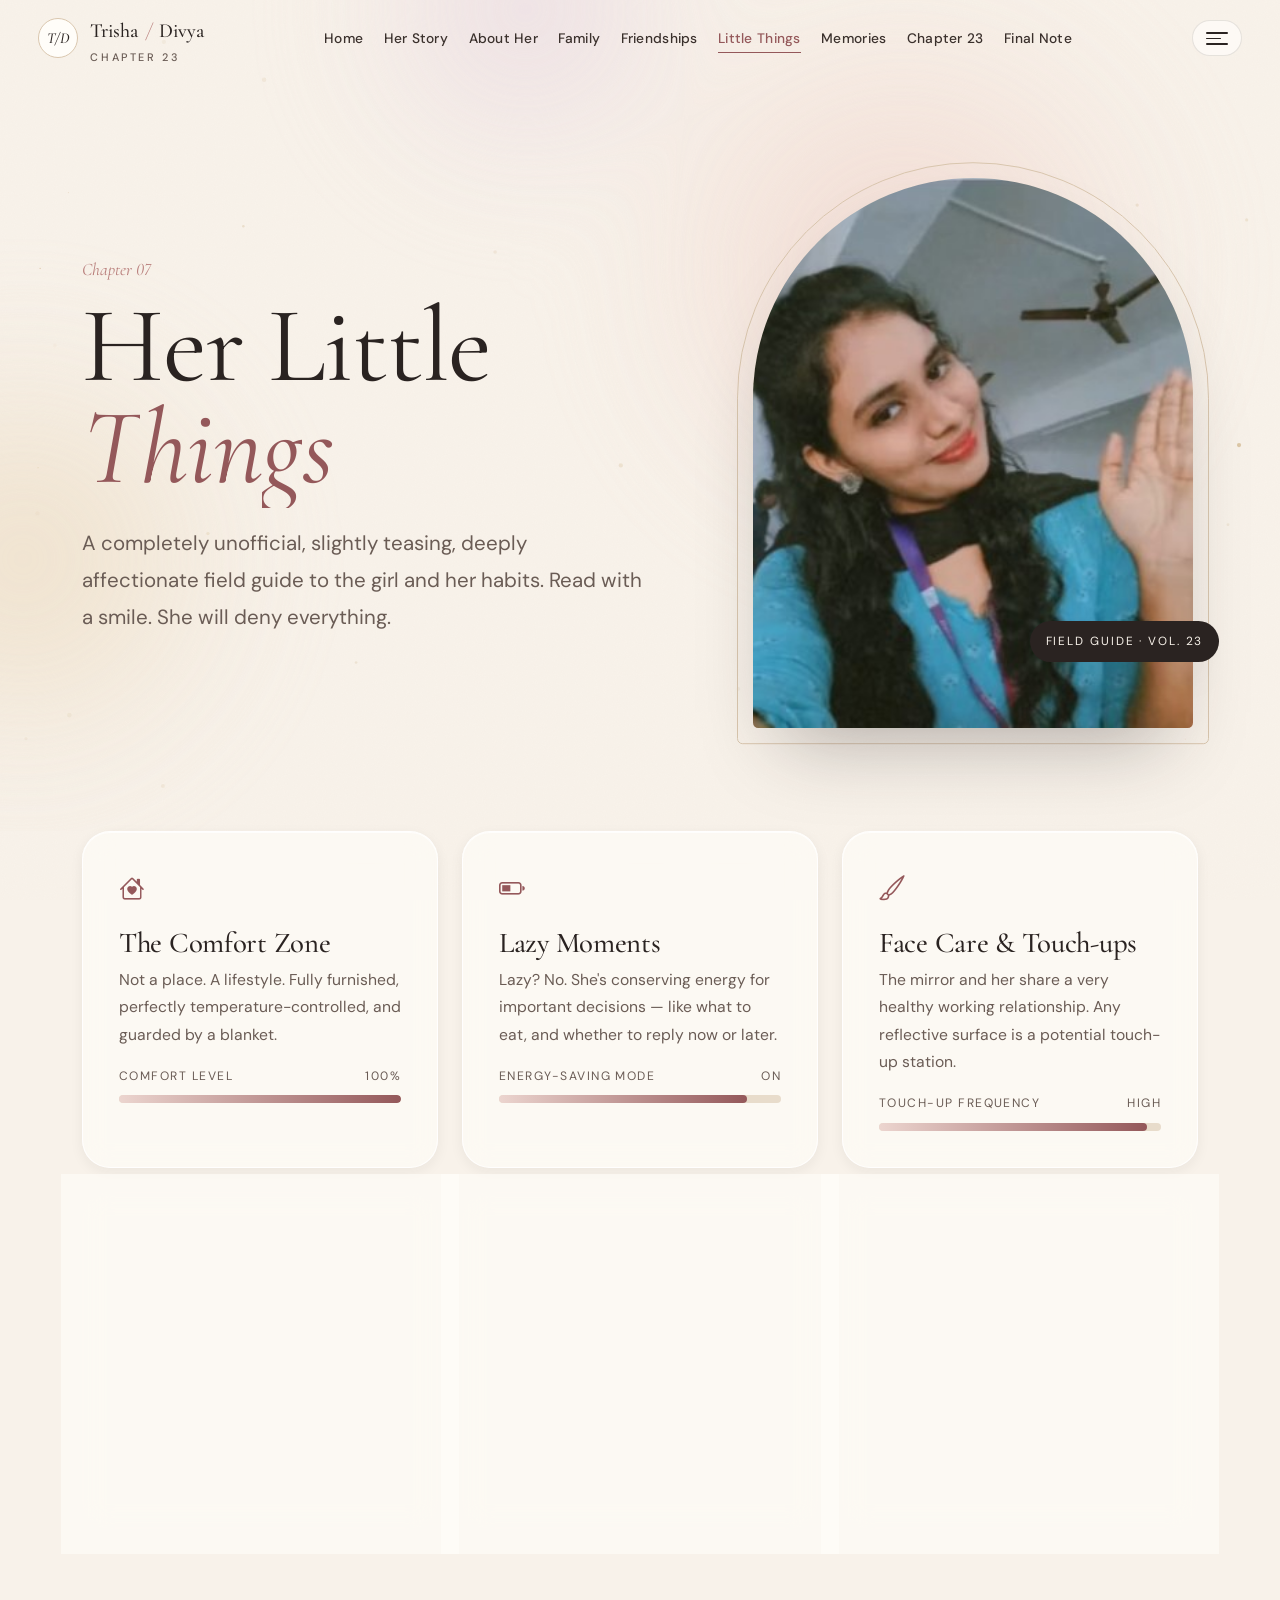
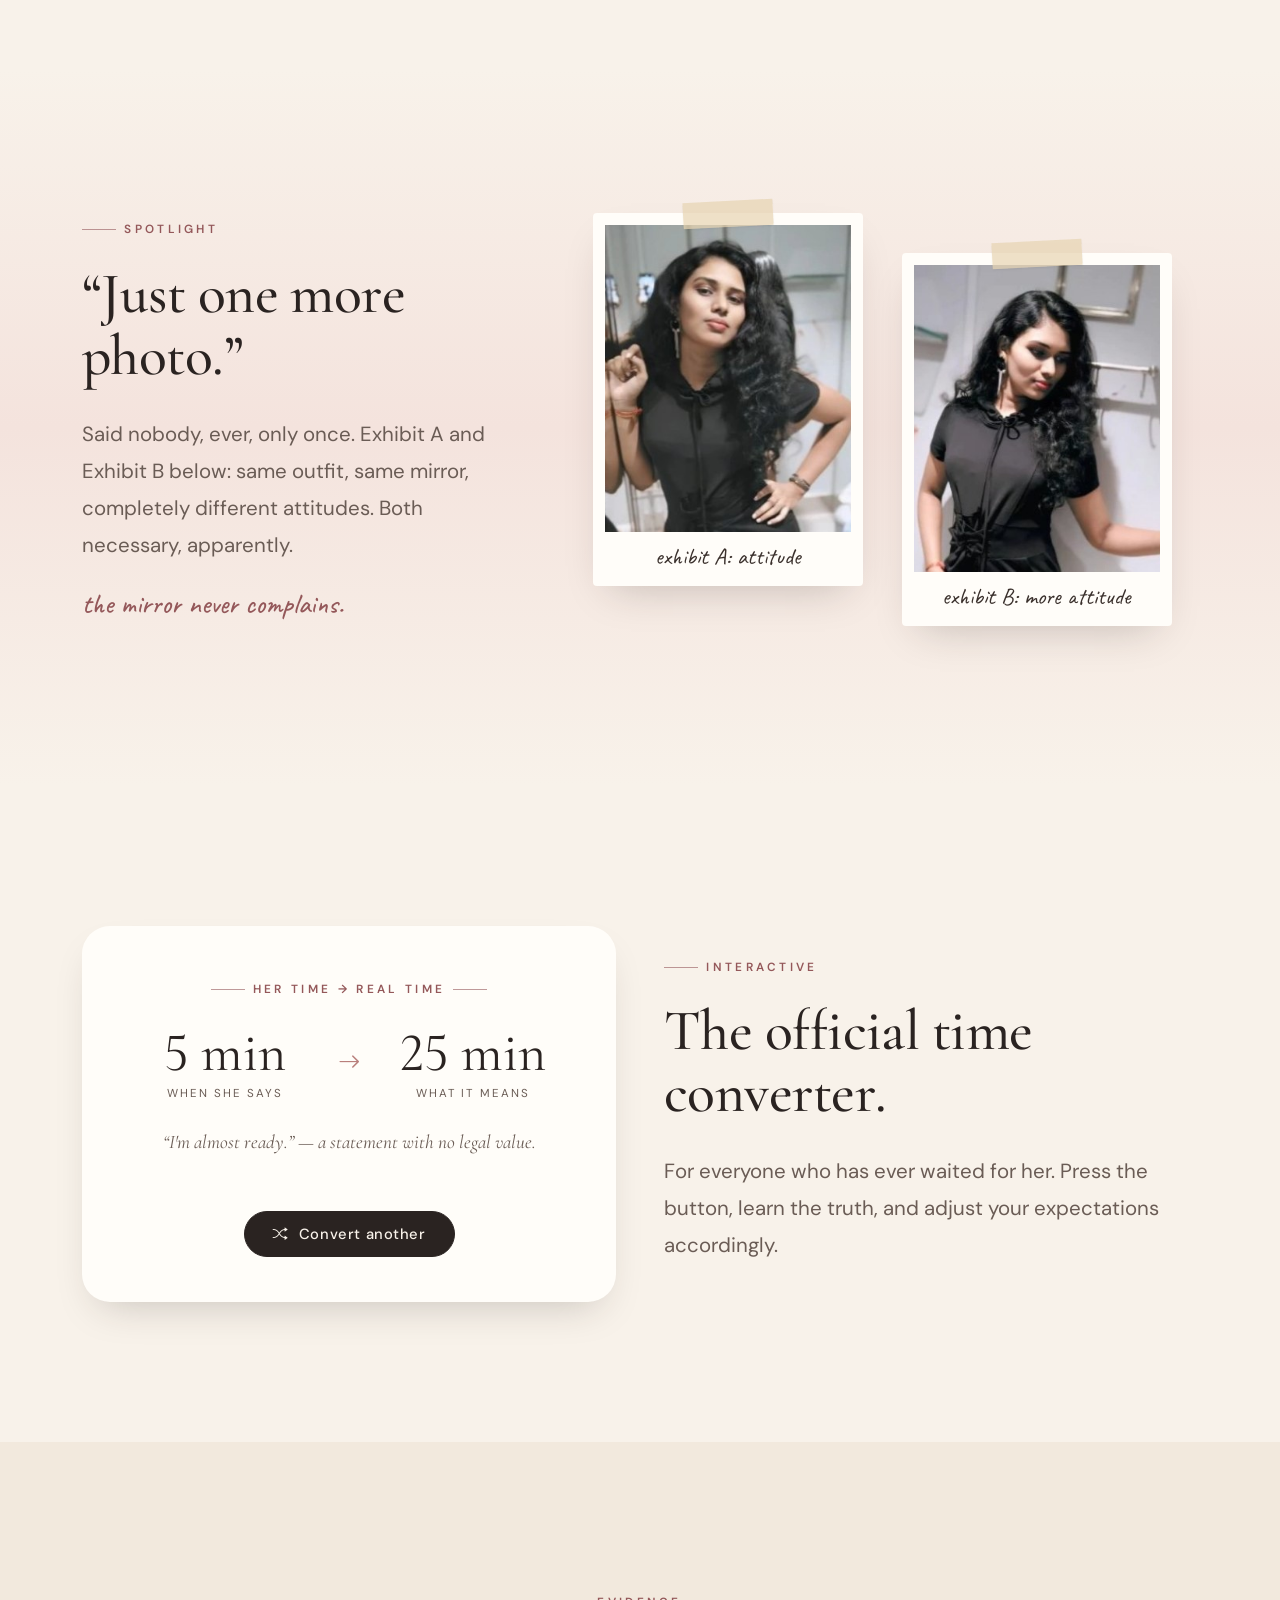
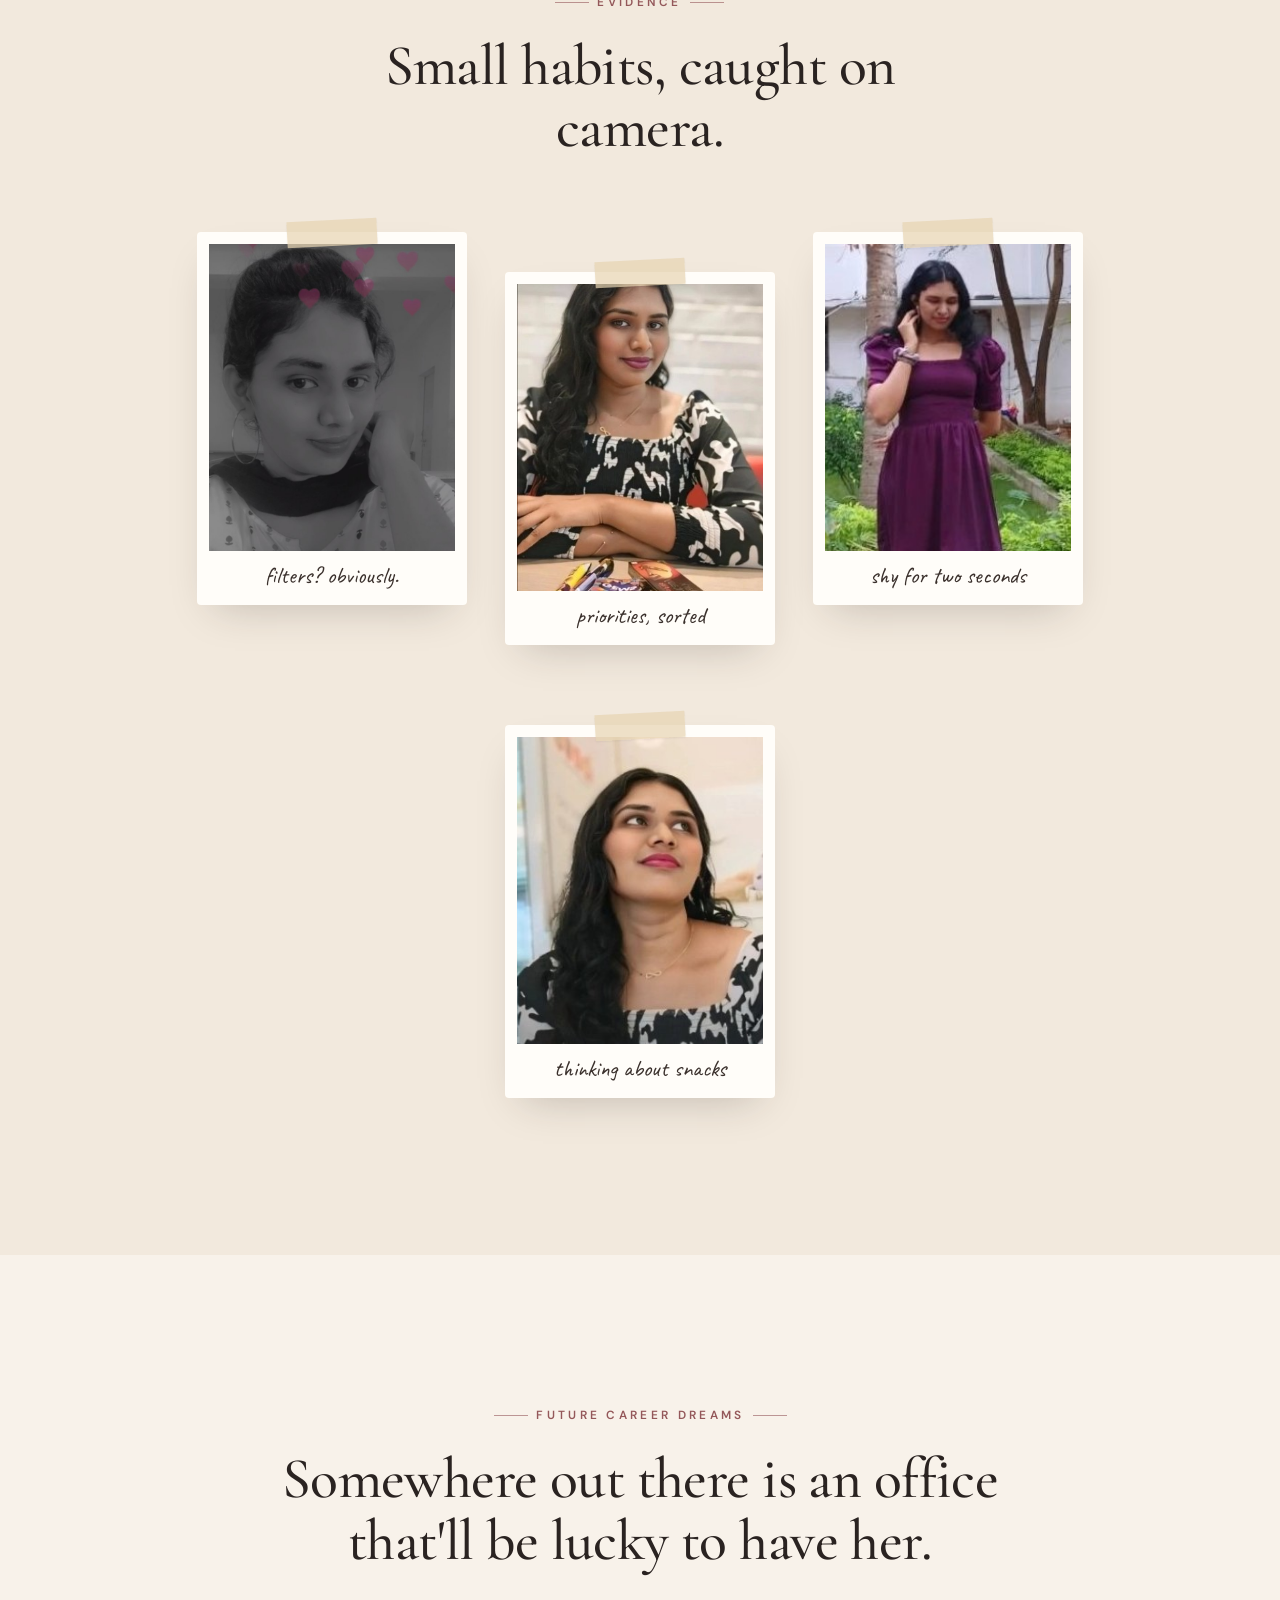
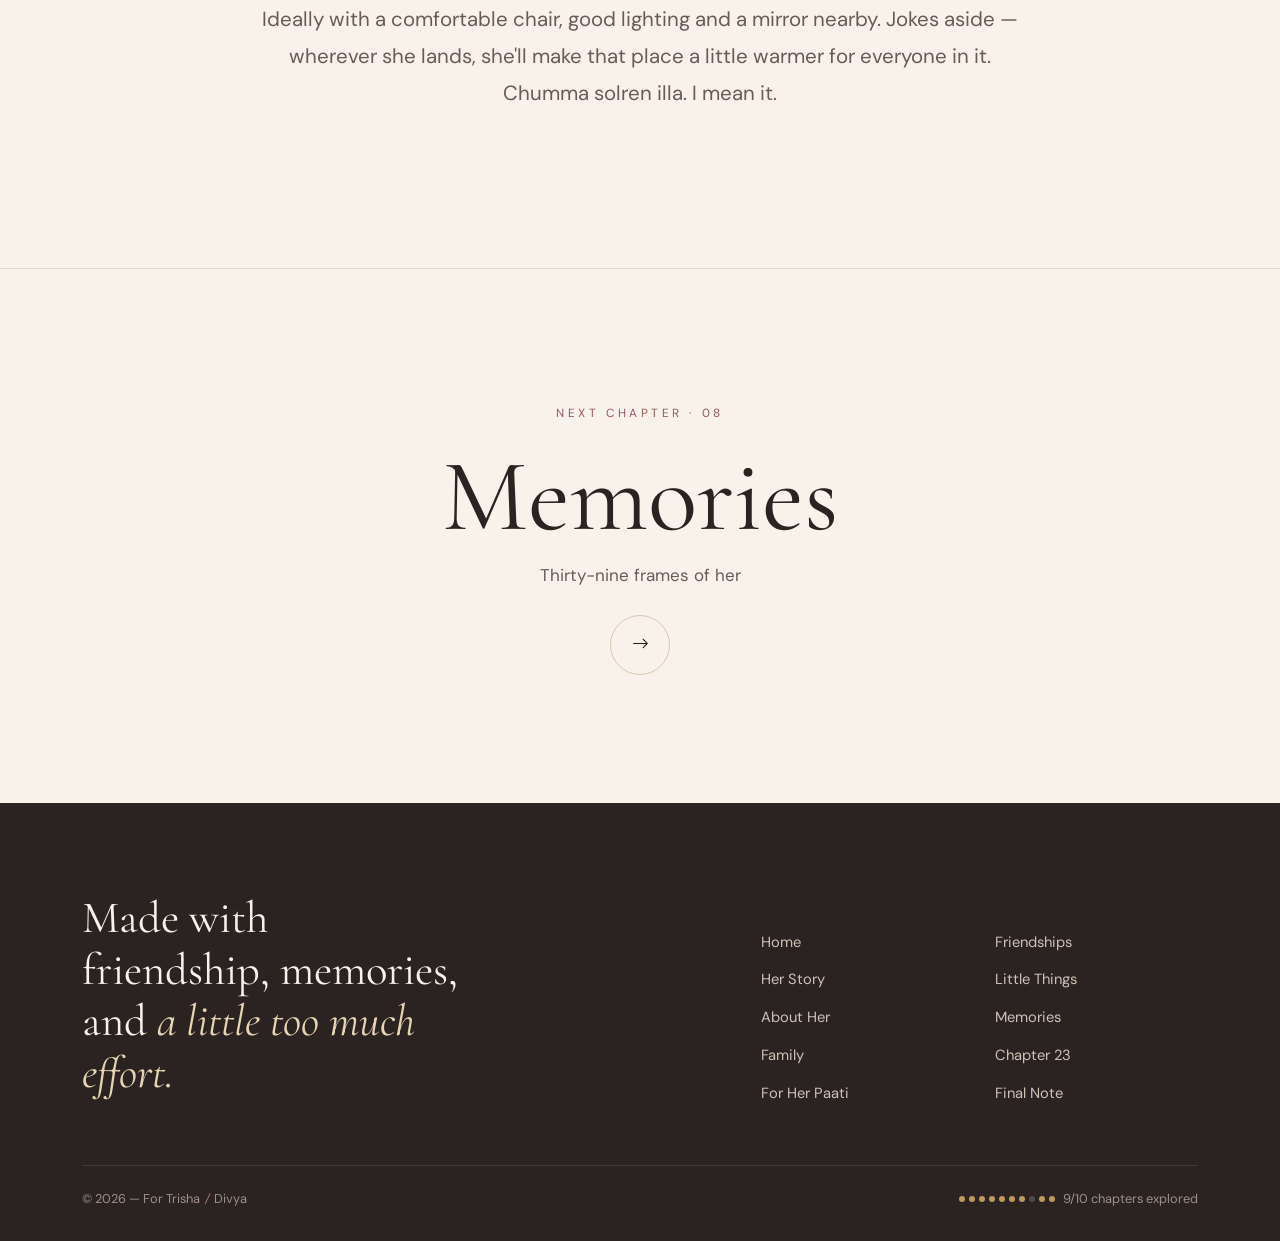
<file: little-things.html>
<!doctype html>
<html lang="en">
<head>
  <meta charset="utf-8">
  <meta name="viewport" content="width=device-width, initial-scale=1">
  <title>Little Things · Trisha / Divya</title>
  <meta name="description" content="An unofficial, slightly teasing field guide to her small habits.">
  <meta name="theme-color" content="#f8f2ea">
  <meta name="robots" content="noindex, nofollow">
  <link rel="icon" href="data:image/svg+xml,%3Csvg xmlns='http://www.w3.org/2000/svg' viewBox='0 0 64 64'%3E%3Ccircle cx='32' cy='32' r='31' fill='%23f8f2ea' stroke='%2394585a' stroke-width='2'/%3E%3Ctext x='32' y='42' font-family='Georgia,serif' font-style='italic' font-size='28' text-anchor='middle' fill='%2394585a'%3E23%3C/text%3E%3C/svg%3E">

  <!-- Fonts -->
  <link rel="preconnect" href="https://fonts.googleapis.com">
  <link rel="preconnect" href="https://fonts.gstatic.com" crossorigin>
  <link href="https://fonts.googleapis.com/css2?family=Caveat:wght@500;600&family=Cormorant+Garamond:ital,wght@0,400;0,500;0,600;1,400;1,500&family=DM+Sans:opsz,wght@9..40,400;9..40,500;9..40,600&display=swap" rel="stylesheet">

  <!-- Bootstrap 5 + Bootstrap Icons -->
  <link href="https://cdn.jsdelivr.net/npm/bootstrap@5.3.3/dist/css/bootstrap.min.css" rel="stylesheet">
  <link href="https://cdn.jsdelivr.net/npm/bootstrap-icons@1.11.3/font/bootstrap-icons.min.css" rel="stylesheet">

  <!-- Site styles -->
  <link rel="stylesheet" href="css/style.css">
  <link rel="stylesheet" href="css/animations.css">
  <link rel="stylesheet" href="css/responsive.css">

  <script>
    /* tiny boot script: enables animations, skips the intro if already seen, failsafe for the page curtain */
    document.documentElement.classList.add("js");
    try { if (sessionStorage.getItem("td-intro-seen")) document.documentElement.classList.add("intro-seen"); } catch (e) {}
    setTimeout(function () { if (document.body) document.body.classList.add("page-ready"); }, 3500);
  </script>
</head>
<body data-page="little-things">
  <a class="skip-link" href="#main">Skip to content</a>
  <div class="page-curtain" aria-hidden="true"><span class="curtain-mark">Trisha / Divya</span></div>
  <header id="site-header"></header>

  <main id="main">

    <header class="page-hero" aria-labelledby="page-title">
      <div class="aurora" aria-hidden="true"><span></span><span></span><span></span></div>
      <div class="container">
        <div class="row align-items-center g-4">
          <div class="col-lg-7">
            <span class="page-index" data-reveal="up">Chapter 07</span>
            <h1 id="page-title" data-split>Her Little <em>Things</em></h1>
            <p class="lead-soft" data-reveal="up" data-delay=".4">A completely unofficial, slightly teasing, deeply affectionate field guide to the girl and her habits. Read with a smile. She will deny everything.</p>
          </div>
          <div class="col-lg-5">
            <div class="page-hero-media" data-reveal="zoom">
              <div class="arch-outline" aria-hidden="true" data-parallax="0.05"></div>
              <figure class="arch-frame m-0 img-reveal" data-lightbox="page"><img data-img="helloWave"></figure>
              <span class="float-tag float">Field guide · vol. 23</span>
            </div>
          </div>
        </div>
      </div>
    </header>

    <!-- ============ HABIT CARDS ============ -->
    <section class="section pt-0" aria-labelledby="habits-title">
      <div class="container">
        <h2 class="visually-hidden" id="habits-title">Her habits</h2>
        <div class="row g-4" data-stagger>
          <div class="col-md-6 col-lg-4">
            <article class="glass-card habit-card" data-observe>
              <i class="bi bi-house-heart habit-emoji" aria-hidden="true"></i>
              <h3>The Comfort Zone</h3>
              <p>Not a place. A lifestyle. Fully furnished, perfectly temperature-controlled, and guarded by a blanket.</p>
              <div class="meter"><div class="meter-label"><span>Comfort level</span><span>100%</span></div><div class="meter-track"><div class="meter-fill" style="--val:100%"></div></div></div>
            </article>
          </div>
          <div class="col-md-6 col-lg-4">
            <article class="glass-card habit-card" data-observe>
              <i class="bi bi-battery-half habit-emoji" aria-hidden="true"></i>
              <h3>Lazy Moments</h3>
              <p>Lazy? No. She's conserving energy for important decisions — like what to eat, and whether to reply now or later.</p>
              <div class="meter"><div class="meter-label"><span>Energy-saving mode</span><span>On</span></div><div class="meter-track"><div class="meter-fill" style="--val:88%"></div></div></div>
            </article>
          </div>
          <div class="col-md-6 col-lg-4">
            <article class="glass-card habit-card" data-observe>
              <i class="bi bi-brush habit-emoji" aria-hidden="true"></i>
              <h3>Face Care &amp; Touch-ups</h3>
              <p>The mirror and her share a very healthy working relationship. Any reflective surface is a potential touch-up station.</p>
              <div class="meter"><div class="meter-label"><span>Touch-up frequency</span><span>High</span></div><div class="meter-track"><div class="meter-fill" style="--val:95%"></div></div></div>
            </article>
          </div>
          <div class="col-md-6 col-lg-4">
            <article class="glass-card habit-card" data-observe>
              <i class="bi bi-hourglass habit-emoji" aria-hidden="true"></i>
              <h3>Her Own Sweet Time</h3>
              <p>She doesn't run late. Everyone else is simply early. A very important distinction, she'd like you to know.</p>
              <div class="meter"><div class="meter-label"><span>Patience required</span><span>Some</span></div><div class="meter-track"><div class="meter-fill" style="--val:72%"></div></div></div>
            </article>
          </div>
          <div class="col-md-6 col-lg-4">
            <article class="glass-card habit-card" data-observe>
              <i class="bi bi-graph-up-arrow habit-emoji" aria-hidden="true"></i>
              <h3>Trying to Improve</h3>
              <p>New routine starts Monday. Which Monday hasn't been confirmed. But she keeps trying, and honestly, that's the part that matters most.</p>
              <div class="meter"><div class="meter-label"><span>Effort</span><span>Growing</span></div><div class="meter-track"><div class="meter-fill" style="--val:64%"></div></div></div>
            </article>
          </div>
          <div class="col-md-6 col-lg-4">
            <article class="glass-card habit-card" data-observe>
              <i class="bi bi-person-badge habit-emoji" aria-hidden="true"></i>
              <h3>The MBA HR Girl</h3>
              <p>Can read a room. Can read people. Can also read “seen” on a message and decide to reply in the evening.</p>
              <div class="meter"><div class="meter-label"><span>People skills</span><span>Certified</span></div><div class="meter-track"><div class="meter-fill" style="--val:92%"></div></div></div>
            </article>
          </div>
        </div>
      </div>
    </section>

    <!-- ============ TOUCH-UP SPOTLIGHT ============ -->
    <section class="section bg-blush" aria-labelledby="mirror-title">
      <div class="container">
        <div class="row g-4 g-lg-5 align-items-center">
          <div class="col-lg-5">
            <span class="eyebrow" data-reveal="up">Spotlight</span>
            <h2 class="display-md" id="mirror-title" data-split>“Just one more photo.”</h2>
            <p class="lead-soft" data-reveal="up">Said nobody, ever, only once. Exhibit A and Exhibit B below: same outfit, same mirror, completely different attitudes. Both necessary, apparently.</p>
            <p class="hand text-rose fs-3" data-reveal="up">the mirror never complains.</p>
          </div>
          <div class="col-lg-7">
            <div class="polaroid-row" data-stagger>
              <figure class="polaroid" data-lightbox="page"><span class="tape" aria-hidden="true"></span><div class="ph"><img data-img="mirrorAttitude"></div><figcaption>exhibit A: attitude</figcaption></figure>
              <figure class="polaroid" data-lightbox="page"><span class="tape" aria-hidden="true"></span><div class="ph"><img data-img="mirrorPose"></div><figcaption>exhibit B: more attitude</figcaption></figure>
            </div>
          </div>
        </div>
      </div>
    </section>

    <!-- ============ HER CLOCK ============ -->
    <section class="section" aria-labelledby="clock-title">
      <div class="container">
        <div class="row g-4 g-lg-5 align-items-center">
          <div class="col-lg-6 order-lg-2">
            <span class="eyebrow" data-reveal="up">Interactive</span>
            <h2 class="display-md" id="clock-title" data-split>The official time converter.</h2>
            <p class="lead-soft" data-reveal="up">For everyone who has ever waited for her. Press the button, learn the truth, and adjust your expectations accordingly.</p>
          </div>
          <div class="col-lg-6 order-lg-1">
            <div class="clock-box" data-reveal="up">
              <span class="eyebrow center mb-0">Her time → real time</span>
              <div class="clock-row">
                <div class="clock-val"><span data-her>5 min</span><small>When she says</small></div>
                <i class="bi bi-arrow-right clock-eq" aria-hidden="true"></i>
                <div class="clock-val"><span data-real>25 min</span><small>What it means</small></div>
              </div>
              <p class="clock-note" data-note aria-live="polite">“I'm almost ready.” — a statement with no legal value.</p>
              <button type="button" class="btn-soft btn-magnetic mt-2"><i class="bi bi-shuffle" aria-hidden="true"></i> Convert another</button>
            </div>
          </div>
        </div>
      </div>
    </section>

    <!-- ============ CANDID POLAROIDS ============ -->
    <section class="section bg-beige" aria-labelledby="candid-title">
      <div class="container">
        <div class="section-head center">
          <span class="eyebrow center" data-reveal="up">Evidence</span>
          <h2 class="display-md" id="candid-title" data-reveal="up">Small habits, caught on camera.</h2>
        </div>
        <div class="polaroid-row" data-stagger>
          <figure class="polaroid" data-lightbox="page"><span class="tape" aria-hidden="true"></span><div class="ph"><img data-img="monoHearts"></div><figcaption>filters? obviously.</figcaption></figure>
          <figure class="polaroid" data-lightbox="page"><span class="tape" aria-hidden="true"></span><div class="ph"><img data-img="chocolates"></div><figcaption>priorities, sorted</figcaption></figure>
          <figure class="polaroid" data-lightbox="page"><span class="tape" aria-hidden="true"></span><div class="ph"><img data-img="plumShy"></div><figcaption>shy for two seconds</figcaption></figure>
          <figure class="polaroid" data-lightbox="page"><span class="tape" aria-hidden="true"></span><div class="ph"><img data-img="lookUp"></div><figcaption>thinking about snacks</figcaption></figure>
        </div>
      </div>
    </section>

    <!-- ============ FUTURE ============ -->
    <section class="section" aria-labelledby="future-title">
      <div class="container-narrow text-center">
        <span class="eyebrow center" data-reveal="up">Future career dreams</span>
        <h2 class="display-md" id="future-title" data-reveal="up">Somewhere out there is an office that'll be lucky to have her.</h2>
        <p class="lead-soft" data-reveal="up">Ideally with a comfortable chair, good lighting and a mirror nearby. Jokes aside — wherever she lands, she'll make that place a little warmer for everyone in it. Chumma solren illa. I mean it.</p>
      </div>
    </section>

    <div data-next-chapter></div>
  </main>

  <footer id="site-footer"></footer>

  <!-- Scripts: image config first, then site logic -->
  <script src="js/memories.js"></script>
  <script src="js/main.js"></script>
  <script src="js/animations.js"></script>
  <script src="js/gallery.js"></script>
</body>
</html>
</file>
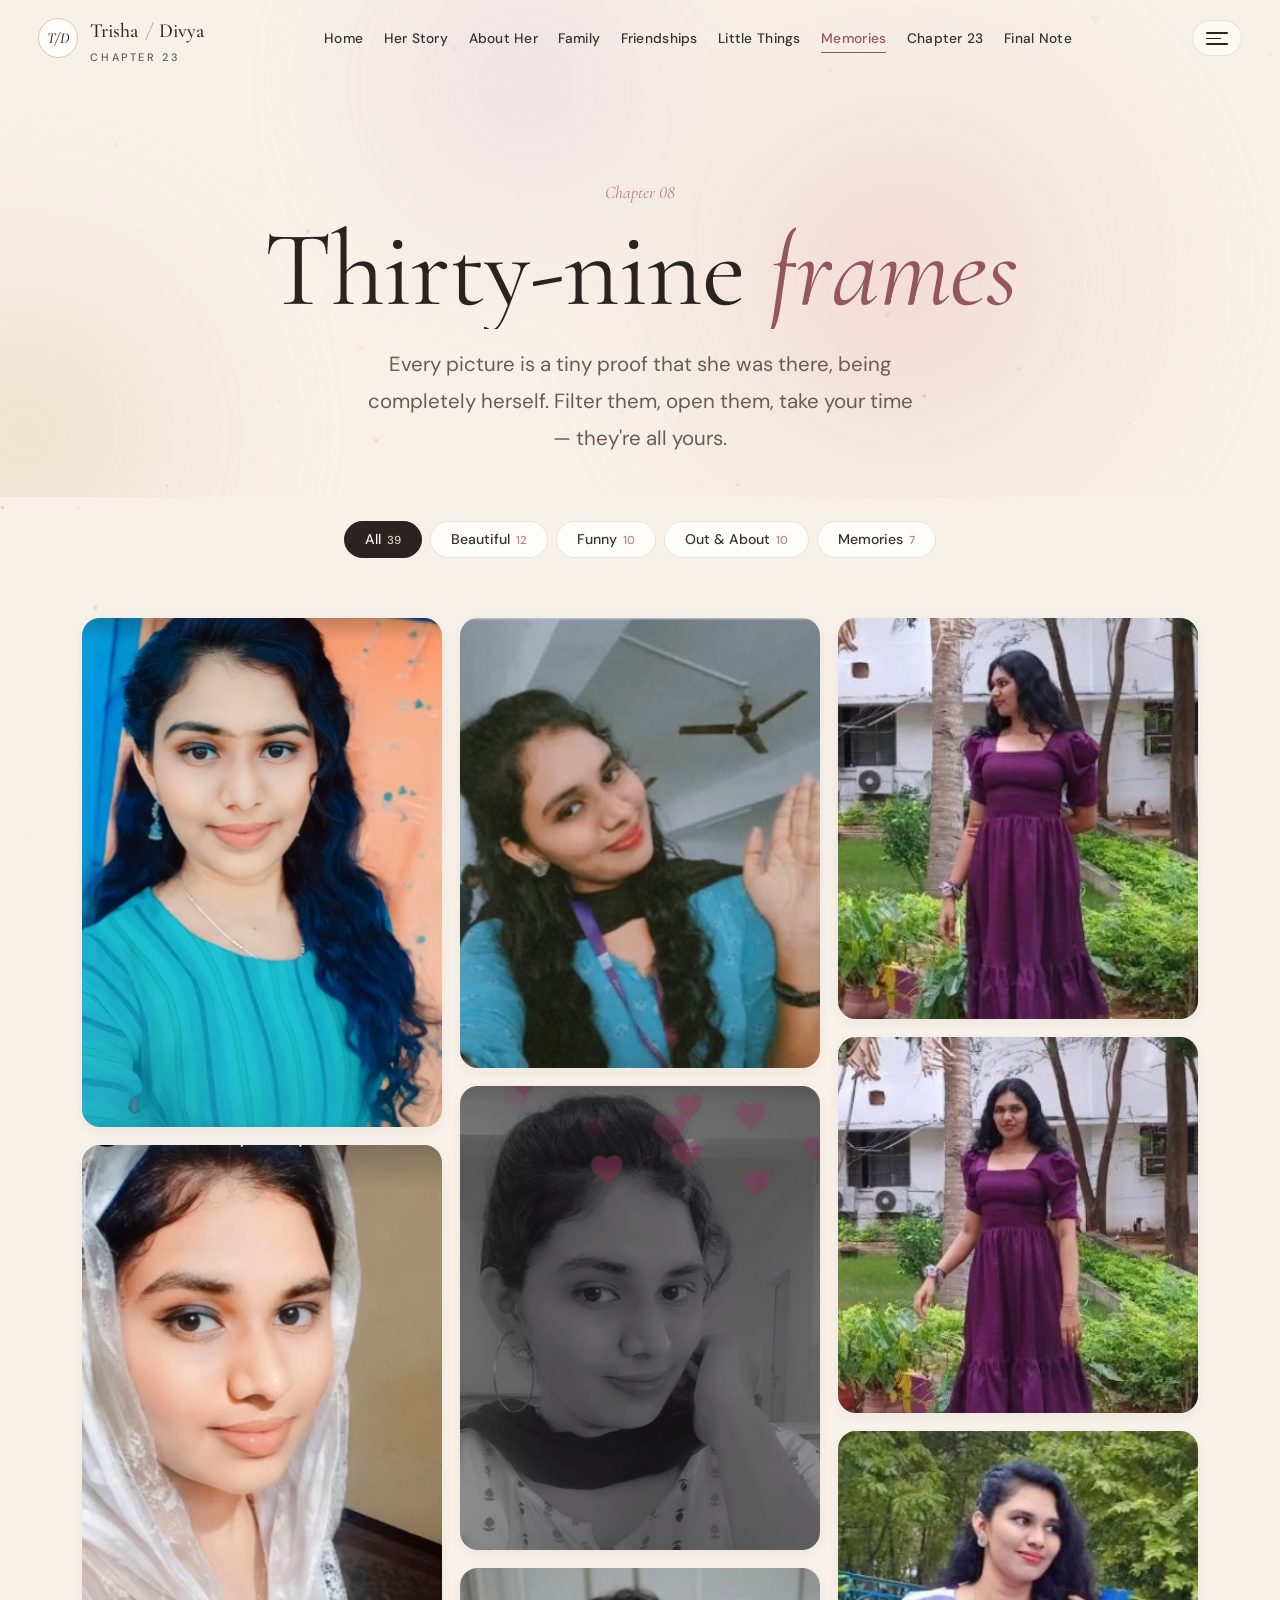
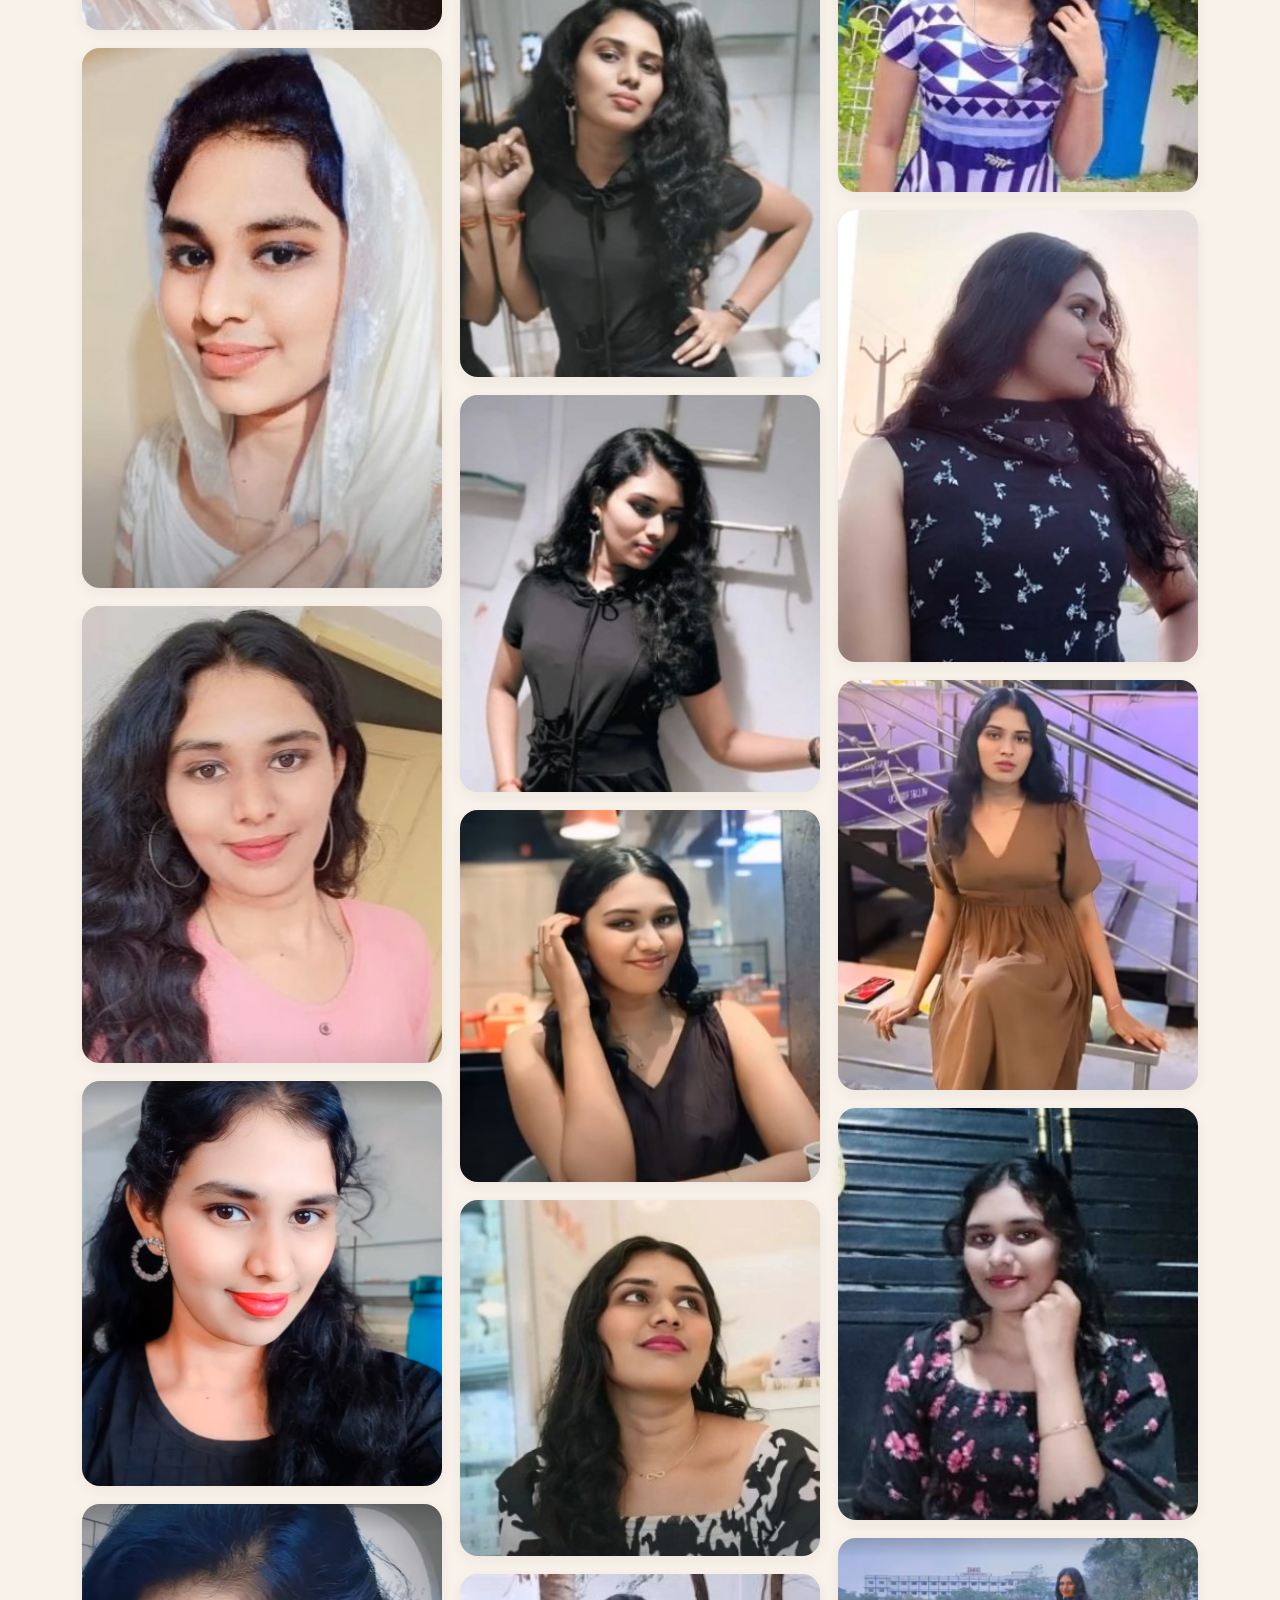
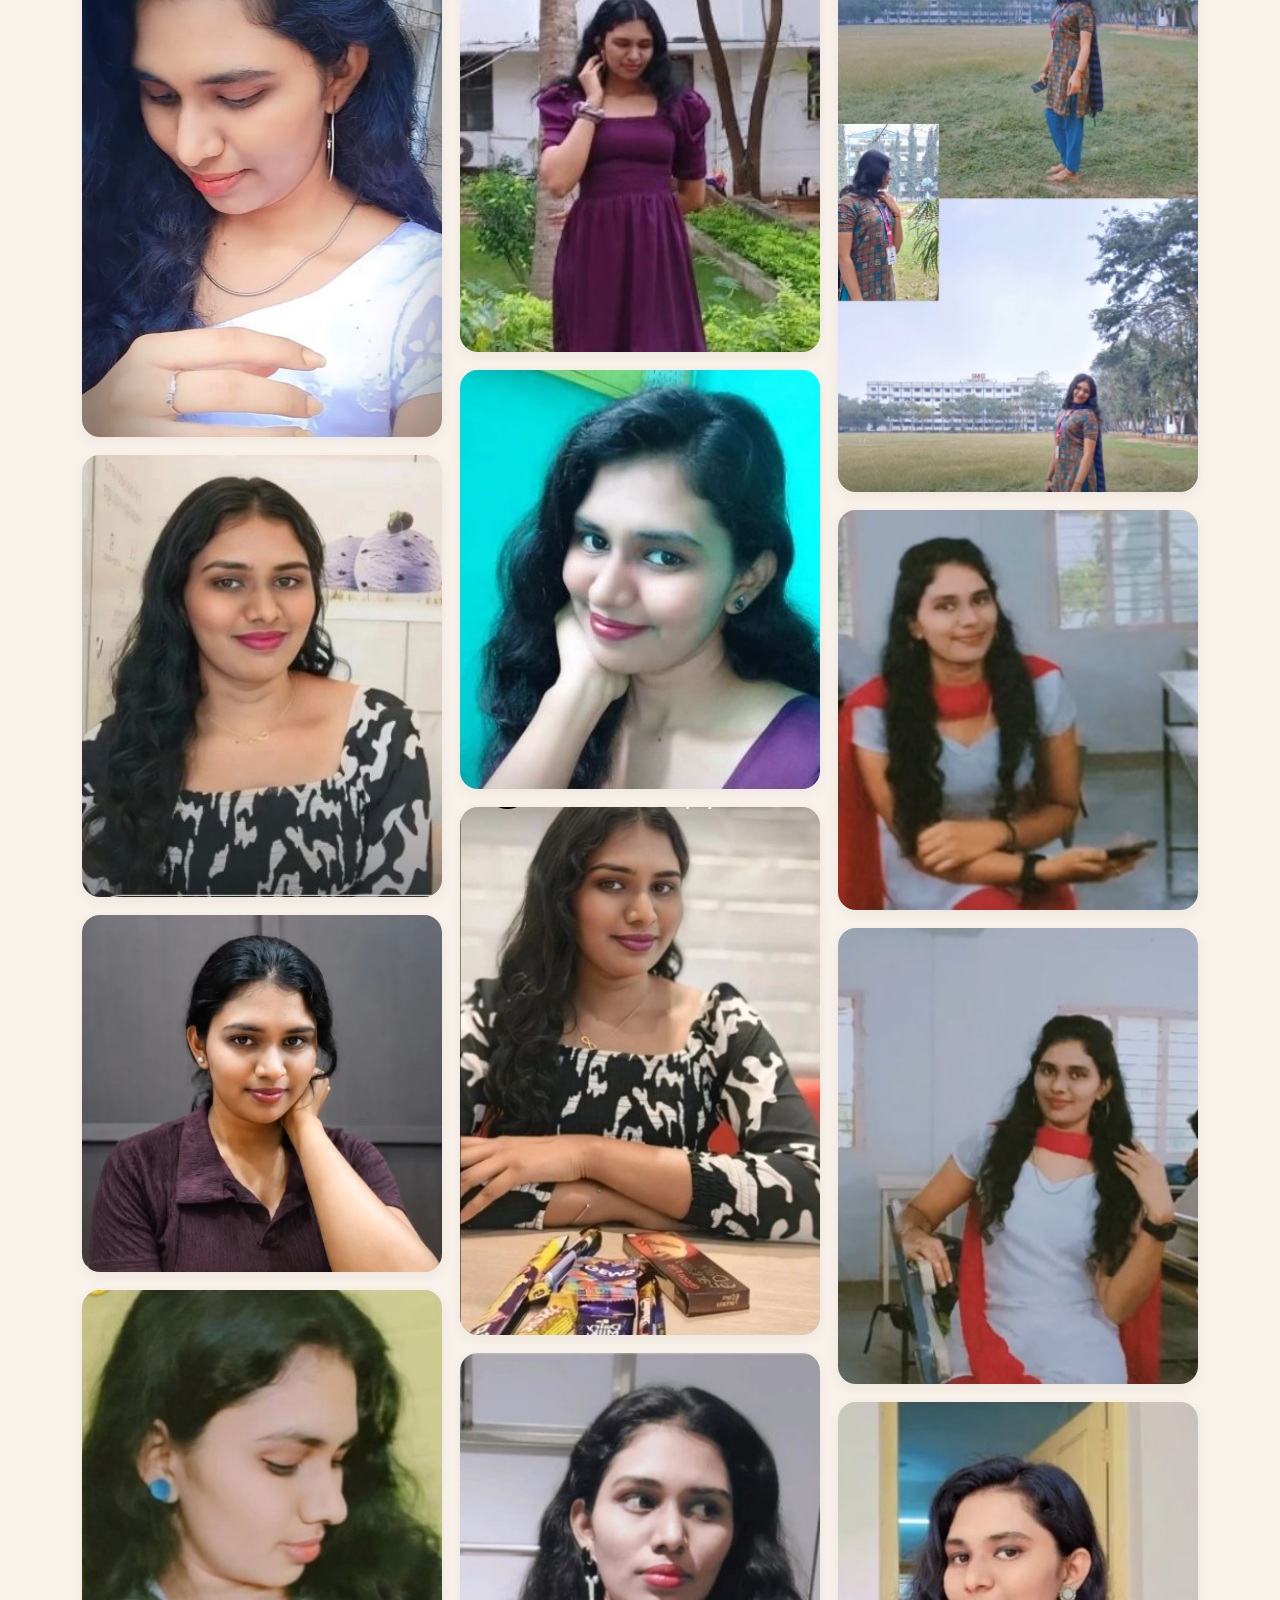
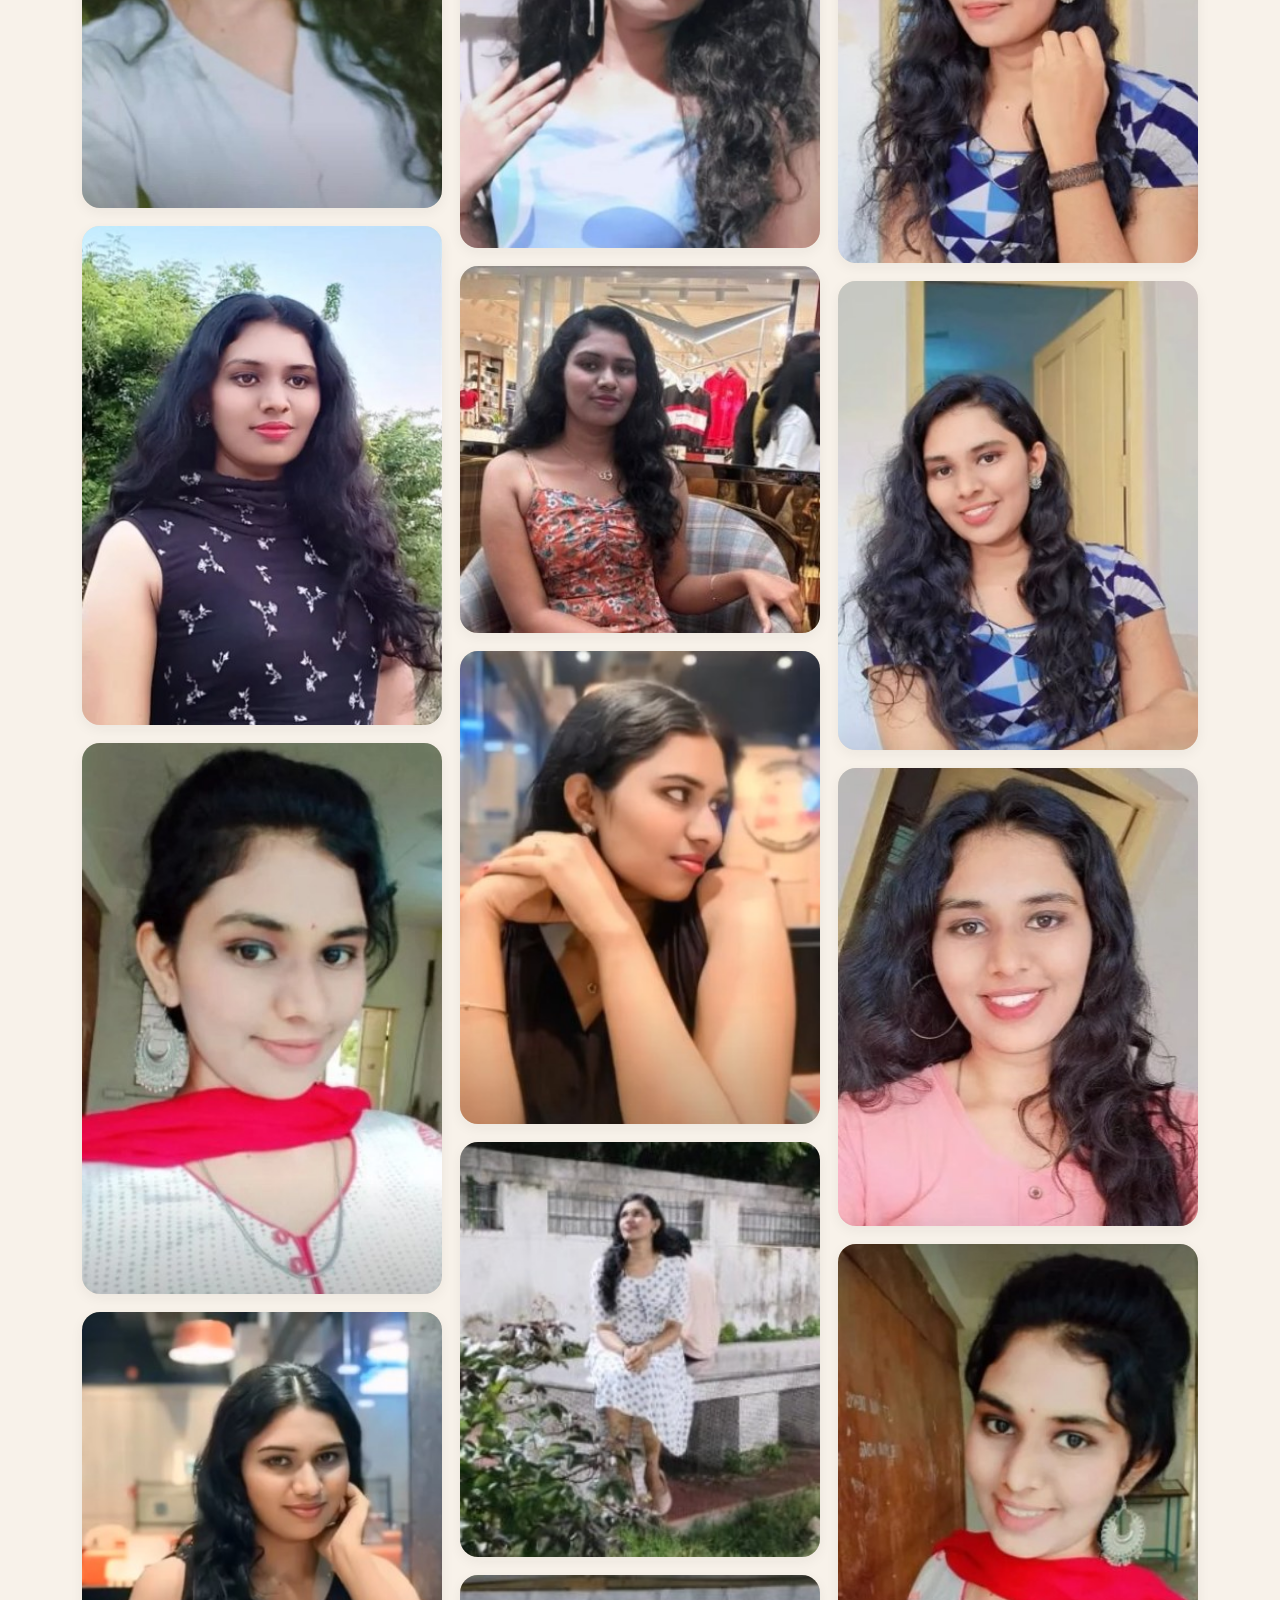
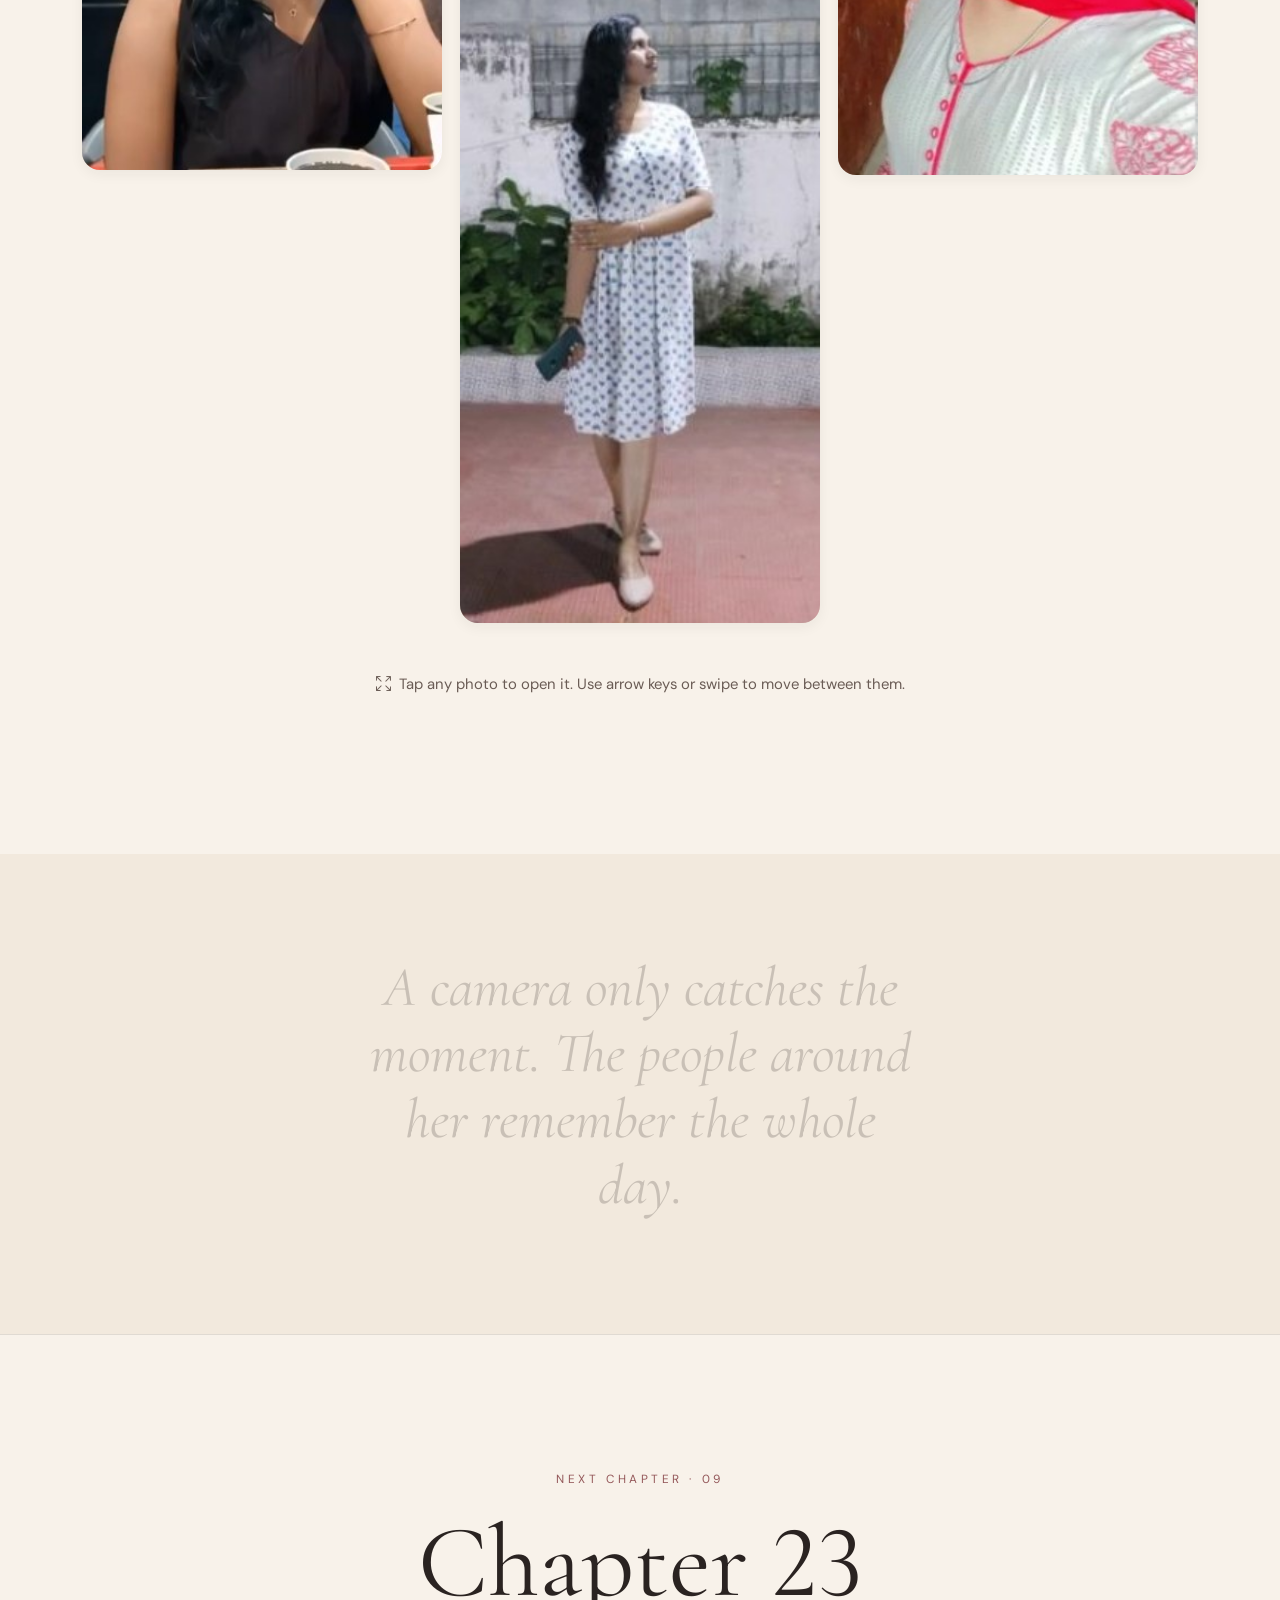
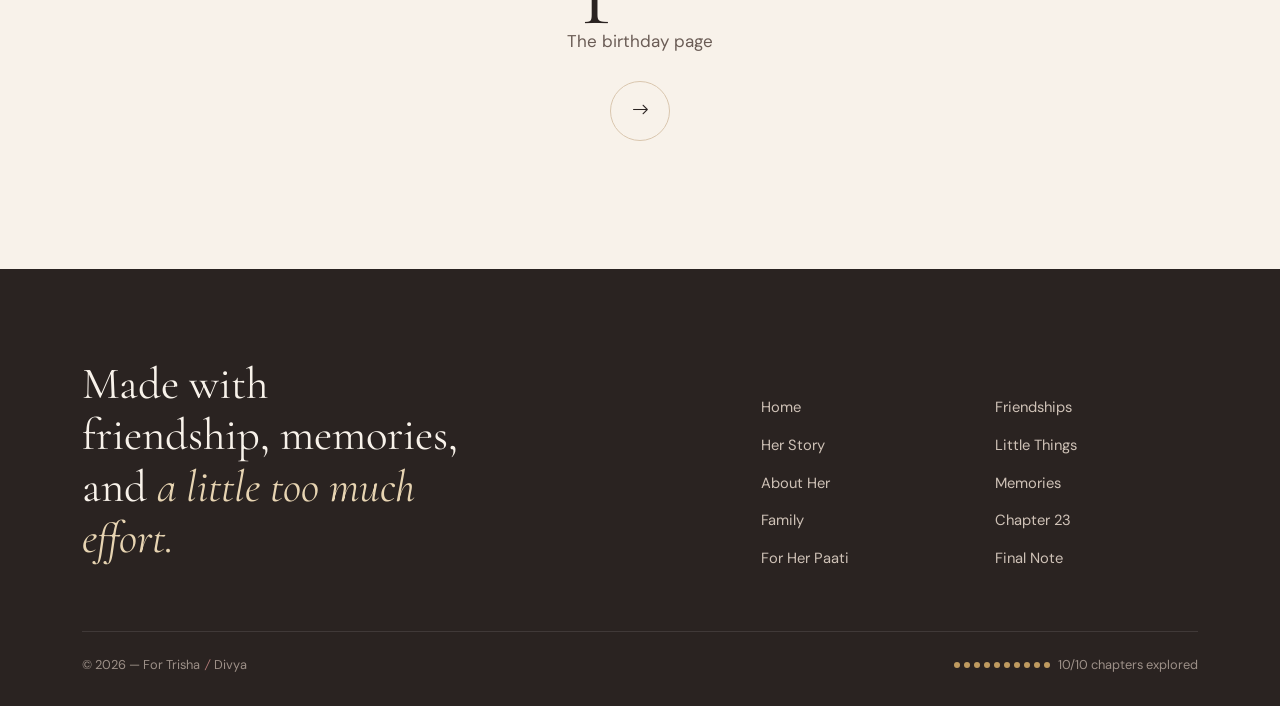
<file: memories.html>
<!doctype html>
<html lang="en">
<head>
  <meta charset="utf-8">
  <meta name="viewport" content="width=device-width, initial-scale=1">
  <title>Memories · Trisha / Divya</title>
  <meta name="description" content="Thirty-nine frames of her — a filterable photo gallery.">
  <meta name="theme-color" content="#f8f2ea">
  <meta name="robots" content="noindex, nofollow">
  <link rel="icon" href="data:image/svg+xml,%3Csvg xmlns='http://www.w3.org/2000/svg' viewBox='0 0 64 64'%3E%3Ccircle cx='32' cy='32' r='31' fill='%23f8f2ea' stroke='%2394585a' stroke-width='2'/%3E%3Ctext x='32' y='42' font-family='Georgia,serif' font-style='italic' font-size='28' text-anchor='middle' fill='%2394585a'%3E23%3C/text%3E%3C/svg%3E">

  <!-- Fonts -->
  <link rel="preconnect" href="https://fonts.googleapis.com">
  <link rel="preconnect" href="https://fonts.gstatic.com" crossorigin>
  <link href="https://fonts.googleapis.com/css2?family=Caveat:wght@500;600&family=Cormorant+Garamond:ital,wght@0,400;0,500;0,600;1,400;1,500&family=DM+Sans:opsz,wght@9..40,400;9..40,500;9..40,600&display=swap" rel="stylesheet">

  <!-- Bootstrap 5 + Bootstrap Icons -->
  <link href="https://cdn.jsdelivr.net/npm/bootstrap@5.3.3/dist/css/bootstrap.min.css" rel="stylesheet">
  <link href="https://cdn.jsdelivr.net/npm/bootstrap-icons@1.11.3/font/bootstrap-icons.min.css" rel="stylesheet">

  <!-- Site styles -->
  <link rel="stylesheet" href="css/style.css">
  <link rel="stylesheet" href="css/animations.css">
  <link rel="stylesheet" href="css/responsive.css">

  <script>
    /* tiny boot script: enables animations, skips the intro if already seen, failsafe for the page curtain */
    document.documentElement.classList.add("js");
    try { if (sessionStorage.getItem("td-intro-seen")) document.documentElement.classList.add("intro-seen"); } catch (e) {}
    setTimeout(function () { if (document.body) document.body.classList.add("page-ready"); }, 3500);
  </script>
</head>
<body data-page="memories">
  <a class="skip-link" href="#main">Skip to content</a>
  <div class="page-curtain" aria-hidden="true"><span class="curtain-mark">Trisha / Divya</span></div>
  <header id="site-header"></header>

  <main id="main">

    <header class="page-hero pb-4" aria-labelledby="page-title">
      <div class="aurora" aria-hidden="true"><span></span><span></span><span></span></div>
      <div class="container text-center">
        <span class="page-index" data-reveal="up">Chapter 08</span>
        <h1 id="page-title" data-split>Thirty-nine <em>frames</em></h1>
        <p class="lead-soft mx-auto" data-reveal="up" data-delay=".4">Every picture is a tiny proof that she was there, being completely herself. Filter them, open them, take your time — they're all yours.</p>
      </div>
    </header>

    <section class="section pt-4" aria-labelledby="gallery-title">
      <div class="container">
        <h2 class="visually-hidden" id="gallery-title">Photo gallery</h2>
        <div class="filter-bar" id="gallery-filters" role="toolbar" aria-label="Filter photos" data-reveal="up"></div>
        <p class="visually-hidden" id="gallery-status" aria-live="polite"></p>
        <div class="masonry" id="gallery"></div>
        <p class="text-center text-soft mt-5 small" data-reveal="up"><i class="bi bi-arrows-fullscreen me-1" aria-hidden="true"></i> Tap any photo to open it. Use arrow keys or swipe to move between them.</p>
      </div>
    </section>

    <section class="section-tight bg-beige text-center" aria-label="A thought">
      <div class="container">
        <p class="big-quote wordfade">A camera only catches the moment. The people around her remember the whole day.</p>
      </div>
    </section>

    <div data-next-chapter></div>
  </main>

  <footer id="site-footer"></footer>

  <!-- Scripts: image config first, then site logic -->
  <script src="js/memories.js"></script>
  <script src="js/main.js"></script>
  <script src="js/animations.js"></script>
  <script src="js/gallery.js"></script>
</body>
</html>
</file>
<file: css/style.css>
/* ==========================================================
   style.css — core look & feel
   A little world for Trisha / Divya
   ========================================================== */

:root {
  /* palette */
  --cream: #f8f2ea;
  --cream-2: #f2e9dd;
  --beige: #e8dccb;
  --sand: #d9c6ae;
  --white: #fffdf9;
  --rose: #b97f7c;
  --rose-deep: #94585a;
  --rose-soft: #ecd5cf;
  --blush: #f4e3dd;
  --brown: #7a5a48;
  --gold: #bf9a5f;
  --gold-soft: #e7d4b2;
  --charcoal: #2a2321;
  --ink: #3a302c;
  --ink-soft: #6a5c55;
  --line: rgba(58, 48, 44, 0.12);

  /* type */
  --f-display: "Cormorant Garamond", "Playfair Display", Georgia, serif;
  --f-body: "DM Sans", system-ui, -apple-system, "Segoe UI", sans-serif;
  --f-hand: "Caveat", "Segoe Print", cursive;

  /* shape & depth */
  --r-sm: 10px;
  --r-md: 18px;
  --r-lg: 28px;
  --r-arch: 999px 999px 24px 24px;
  --shadow-sm: 0 4px 14px rgba(42, 35, 33, 0.06);
  --shadow-md: 0 18px 40px -18px rgba(42, 35, 33, 0.25);
  --shadow-lg: 0 40px 80px -30px rgba(42, 35, 33, 0.35);
  --ease: cubic-bezier(0.22, 1, 0.36, 1);
  --ease-in-out: cubic-bezier(0.65, 0, 0.35, 1);

  --nav-h: 76px;
  --section-y: clamp(80px, 11vw, 150px);
}

/* ---------- Base ---------- */
*,
*::before,
*::after { box-sizing: border-box; }

html { scroll-behavior: smooth; -webkit-text-size-adjust: 100%; font-variant-numeric: lining-nums; }

body {
  margin: 0;
  font-family: var(--f-body);
  font-size: 1.0625rem;
  line-height: 1.75;
  color: var(--ink);
  background: var(--cream);
  overflow-x: hidden;
  -webkit-font-smoothing: antialiased;
  text-rendering: optimizeLegibility;
}

body.menu-open,
body.lightbox-open,
body.intro-active { overflow: hidden; }

/* subtle paper grain on everything */
body::before {
  content: "";
  position: fixed;
  inset: 0;
  pointer-events: none;
  z-index: 1;
  opacity: 0.35;
  background-image: url("data:image/svg+xml,%3Csvg xmlns='http://www.w3.org/2000/svg' width='160' height='160'%3E%3Cfilter id='n'%3E%3CfeTurbulence type='fractalNoise' baseFrequency='.9' numOctaves='2' stitchTiles='stitch'/%3E%3CfeColorMatrix values='0 0 0 0 0.35 0 0 0 0 0.28 0 0 0 0 0.22 0 0 0 0.05 0'/%3E%3C/filter%3E%3Crect width='100%25' height='100%25' filter='url(%23n)'/%3E%3C/svg%3E");
}

main { position: relative; z-index: 2; }

img { max-width: 100%; display: block; }

a { color: var(--rose-deep); text-decoration: none; transition: color .3s var(--ease); }
a:hover { color: var(--charcoal); }

::selection { background: var(--rose-soft); color: var(--charcoal); }

:focus-visible {
  outline: 2px solid var(--rose-deep);
  outline-offset: 3px;
  border-radius: 6px;
}

.skip-link {
  position: fixed;
  top: -60px;
  left: 16px;
  z-index: 10001;
  background: var(--charcoal);
  color: var(--cream);
  padding: 10px 18px;
  border-radius: 999px;
  font-size: .9rem;
  transition: top .3s var(--ease);
}
.skip-link:focus { top: 14px; color: var(--cream); }

.visually-hidden-focusable:not(:focus) { position: absolute !important; width: 1px; height: 1px; overflow: hidden; clip: rect(0 0 0 0); }

/* ---------- Typography ---------- */
h1, h2, h3, h4, .display {
  font-family: var(--f-display);
  font-weight: 500;
  color: var(--charcoal);
  line-height: 1.08;
  letter-spacing: -0.01em;
  margin: 0 0 .5em;
}

.display-xl { font-size: clamp(3.4rem, 11vw, 9.5rem); line-height: .92; }
.display-lg { font-size: clamp(2.6rem, 6.4vw, 5.4rem); }
.display-md { font-size: clamp(2.1rem, 4.6vw, 3.6rem); }
.display-sm { font-size: clamp(1.6rem, 3vw, 2.2rem); }

em, .italic { font-style: italic; }
.serif { font-family: var(--f-display); }
.hand { font-family: var(--f-hand); font-weight: 500; }

.eyebrow {
  display: inline-flex;
  align-items: center;
  gap: .7em;
  font-family: var(--f-body);
  font-size: .74rem;
  font-weight: 600;
  letter-spacing: .28em;
  text-transform: uppercase;
  color: var(--rose-deep);
  margin-bottom: 1.4rem;
}
.eyebrow::before {
  content: "";
  width: 34px;
  height: 1px;
  background: currentColor;
  opacity: .6;
}
.eyebrow.center::after {
  content: "";
  width: 34px;
  height: 1px;
  background: currentColor;
  opacity: .6;
}

.lead-soft {
  font-size: clamp(1.08rem, 1.6vw, 1.28rem);
  line-height: 1.8;
  color: var(--ink-soft);
  font-weight: 400;
}

.text-rose { color: var(--rose-deep) !important; }
.text-soft { color: var(--ink-soft) !important; }
.text-gold { color: var(--gold) !important; }

.big-quote {
  font-family: var(--f-display);
  font-style: italic;
  font-weight: 400;
  font-size: clamp(1.9rem, 4.4vw, 3.5rem);
  line-height: 1.18;
  color: var(--charcoal);
  max-width: 22ch;
  margin-inline: auto;
}
.big-quote .q-mark {
  display: block;
  font-size: 1.8em;
  line-height: .6;
  color: var(--rose);
  opacity: .5;
  font-style: normal;
}

.slash { color: var(--rose); font-style: italic; font-weight: 300; padding: 0 .12em; }

/* ---------- Layout helpers ---------- */
.section { position: relative; padding-block: var(--section-y); }
.section-tight { padding-block: clamp(56px, 8vw, 100px); }
.section-head { max-width: 680px; margin-bottom: clamp(40px, 6vw, 72px); }
.section-head.center { margin-inline: auto; text-align: center; }
.bg-beige { background: var(--cream-2); }
.bg-blush { background: linear-gradient(180deg, var(--cream) 0%, var(--blush) 50%, var(--cream) 100%); }
.bg-dark { background: var(--charcoal); color: #e9dfd6; }
.bg-dark h1, .bg-dark h2, .bg-dark h3 { color: var(--cream); }
.container-narrow { max-width: 820px; margin-inline: auto; padding-inline: 20px; }

.divider-flourish {
  display: flex;
  align-items: center;
  justify-content: center;
  gap: 14px;
  color: var(--rose);
  opacity: .7;
  margin: 0 auto;
}
.divider-flourish::before,
.divider-flourish::after { content: ""; width: 60px; height: 1px; background: currentColor; }

/* ==========================================================
   NAVIGATION
   ========================================================== */
.scroll-progress {
  position: fixed;
  top: 0;
  left: 0;
  height: 2px;
  width: 100%;
  transform-origin: 0 50%;
  transform: scaleX(0);
  background: linear-gradient(90deg, var(--rose), var(--gold));
  z-index: 1002;
}

.site-nav {
  position: fixed;
  inset: 0 0 auto 0;
  height: var(--nav-h);
  z-index: 1000;
  display: flex;
  align-items: center;
  transition: background .5s var(--ease), box-shadow .5s var(--ease), height .5s var(--ease), transform .5s var(--ease);
}
.site-nav.is-scrolled {
  height: 64px;
  background: rgba(248, 242, 234, .78);
  backdrop-filter: blur(16px) saturate(1.2);
  -webkit-backdrop-filter: blur(16px) saturate(1.2);
  box-shadow: 0 1px 0 var(--line);
}
.site-nav.is-hidden { transform: translateY(-100%); }

.site-nav .nav-inner {
  width: 100%;
  max-width: 1440px;
  margin: 0 auto;
  padding: 0 clamp(16px, 3vw, 40px);
  display: flex;
  align-items: center;
  justify-content: space-between;
  gap: 20px;
}

.brand {
  display: inline-flex;
  align-items: center;
  gap: 12px;
  color: var(--charcoal);
  font-family: var(--f-display);
  font-size: 1.25rem;
  font-weight: 500;
  white-space: nowrap;
  position: relative;
  z-index: 1003;
}
.brand:hover { color: var(--charcoal); }
.brand-mark {
  width: 40px;
  height: 40px;
  border-radius: 50%;
  display: grid;
  place-items: center;
  border: 1px solid var(--sand);
  font-size: .95rem;
  font-style: italic;
  letter-spacing: .02em;
  background: var(--white);
  transition: transform .6s var(--ease), border-color .4s;
}
.brand:hover .brand-mark { transform: rotate(-12deg) scale(1.05); border-color: var(--rose); }
.brand small { font-family: var(--f-body); font-size: .68rem; letter-spacing: .24em; text-transform: uppercase; color: var(--ink-soft); display: block; line-height: 1; margin-top: 3px; }

.nav-links {
  display: none;
  list-style: none;
  margin: 0;
  padding: 0;
  gap: clamp(14px, 1.6vw, 26px);
}
.nav-links a {
  position: relative;
  font-size: .86rem;
  font-weight: 500;
  color: var(--ink);
  letter-spacing: .02em;
  padding: 6px 0;
  white-space: nowrap;
}
.nav-links a::after {
  content: "";
  position: absolute;
  left: 0;
  right: 0;
  bottom: 0;
  height: 1px;
  background: var(--rose-deep);
  transform: scaleX(0);
  transform-origin: right;
  transition: transform .45s var(--ease);
}
.nav-links a:hover::after,
.nav-links a[aria-current="page"]::after { transform: scaleX(1); transform-origin: left; }
.nav-links a[aria-current="page"] { color: var(--rose-deep); }

.nav-toggle {
  position: relative;
  z-index: 1003;
  display: inline-flex;
  align-items: center;
  gap: 12px;
  border: 1px solid var(--line);
  background: rgba(255, 253, 249, .7);
  backdrop-filter: blur(8px);
  border-radius: 999px;
  padding: 9px 16px 9px 18px;
  font: 500 .78rem/1 var(--f-body);
  letter-spacing: .2em;
  text-transform: uppercase;
  color: var(--charcoal);
  cursor: pointer;
  transition: background .3s, border-color .3s;
}
.nav-toggle:hover { border-color: var(--rose); }
.burger { position: relative; width: 22px; height: 12px; display: inline-block; }
.burger span {
  position: absolute;
  left: 0;
  height: 1.5px;
  width: 100%;
  background: currentColor;
  border-radius: 2px;
  transition: transform .5s var(--ease), top .5s var(--ease), width .4s var(--ease), opacity .3s;
}
.burger span:nth-child(1) { top: 0; }
.burger span:nth-child(2) { top: 5.5px; width: 70%; }
.burger span:nth-child(3) { top: 11px; }
.nav-toggle:hover .burger span:nth-child(2) { width: 100%; }
body.menu-open .burger span:nth-child(1) { top: 5.5px; transform: rotate(45deg); }
body.menu-open .burger span:nth-child(2) { opacity: 0; }
body.menu-open .burger span:nth-child(3) { top: 5.5px; transform: rotate(-45deg); }

/* full-screen menu */
.menu-overlay {
  position: fixed;
  inset: 0;
  z-index: 1001;
  background: var(--cream);
  display: flex;
  flex-direction: column;
  clip-path: circle(0% at calc(100% - 60px) 38px);
  visibility: hidden;
  transition: clip-path .9s var(--ease-in-out), visibility 0s linear .9s;
  overflow-y: auto;
}
body.menu-open .menu-overlay {
  clip-path: circle(150% at calc(100% - 60px) 38px);
  visibility: visible;
  transition: clip-path .9s var(--ease-in-out), visibility 0s;
}
.menu-overlay .menu-inner {
  flex: 1;
  width: 100%;
  max-width: 1200px;
  margin: 0 auto;
  padding: calc(var(--nav-h) + 20px) clamp(20px, 5vw, 60px) 40px;
  display: grid;
  gap: 40px;
  align-content: center;
}
.menu-list { list-style: none; margin: 0; padding: 0; counter-reset: menu; }
.menu-list li { overflow: hidden; border-bottom: 1px solid var(--line); }
.menu-list a {
  display: flex;
  align-items: baseline;
  gap: 18px;
  padding: 10px 0;
  font-family: var(--f-display);
  font-size: clamp(1.7rem, 5.2vw, 2.9rem);
  line-height: 1.15;
  color: var(--charcoal);
  transform: translateY(105%);
  transition: transform .8s var(--ease), color .3s;
}
.menu-list a:hover { color: var(--rose-deep); }
.menu-list a:hover .menu-title { font-style: italic; }
.menu-list .menu-num { font-family: var(--f-body); font-size: .72rem; letter-spacing: .2em; color: var(--rose); min-width: 26px; }
.menu-list .menu-seen { margin-left: auto; font-family: var(--f-body); font-size: .7rem; letter-spacing: .14em; text-transform: uppercase; color: var(--ink-soft); opacity: 0; transition: opacity .3s; }
.menu-list a.is-visited .menu-seen { opacity: .7; }
.menu-list a[aria-current="page"] { color: var(--rose-deep); font-style: italic; }
body.menu-open .menu-list a { transform: translateY(0); }
.menu-aside { display: grid; gap: 24px; align-content: end; }
.menu-aside .hand { font-size: 1.6rem; color: var(--rose-deep); line-height: 1.2; }

.explore-meter { font-size: .82rem; color: var(--ink-soft); }
.explore-meter .bar { height: 3px; background: var(--beige); border-radius: 3px; overflow: hidden; margin-top: 8px; }
.explore-meter .bar span { display: block; height: 100%; width: 0; background: linear-gradient(90deg, var(--rose), var(--gold)); border-radius: inherit; transition: width 1.2s var(--ease); }

/* ==========================================================
   BUTTONS
   ========================================================== */
.btn-soft {
  --bg: var(--charcoal);
  --fg: var(--cream);
  position: relative;
  display: inline-flex;
  align-items: center;
  justify-content: center;
  gap: .7em;
  padding: 1em 1.9em;
  border-radius: 999px;
  border: 1px solid var(--bg);
  background: var(--bg);
  color: var(--fg);
  font: 500 .92rem/1 var(--f-body);
  letter-spacing: .04em;
  cursor: pointer;
  overflow: hidden;
  isolation: isolate;
  transition: color .5s var(--ease), border-color .5s var(--ease), box-shadow .5s var(--ease);
  will-change: transform;
}
.btn-soft::before {
  content: "";
  position: absolute;
  inset: 0;
  z-index: -1;
  background: var(--rose-deep);
  border-radius: inherit;
  transform: translateY(101%);
  transition: transform .6s var(--ease);
}
.btn-soft:hover { color: var(--white); border-color: var(--rose-deep); box-shadow: 0 14px 30px -14px rgba(148, 88, 90, .7); }
.btn-soft:hover::before { transform: translateY(0); }
.btn-soft .bi { transition: transform .5s var(--ease); }
.btn-soft:hover .bi-arrow-right { transform: translateX(4px); }

.btn-outline-soft { --bg: transparent; --fg: var(--charcoal); border-color: var(--charcoal); }
.btn-light-soft { --bg: var(--cream); --fg: var(--charcoal); border-color: var(--cream); }

.text-link {
  display: inline-flex;
  align-items: center;
  gap: .5em;
  font-weight: 500;
  color: var(--charcoal);
  border-bottom: 1px solid var(--sand);
  padding-bottom: 3px;
  transition: border-color .3s, gap .4s var(--ease), color .3s;
}
.text-link:hover { border-color: var(--rose-deep); color: var(--rose-deep); gap: .9em; }

/* ==========================================================
   INTRO SCREEN (index only)
   ========================================================== */
.intro {
  position: fixed;
  inset: 0;
  z-index: 3000;
  display: grid;
  place-items: center;
  background: var(--charcoal);
  color: var(--cream);
  text-align: center;
  padding: 24px;
  transition: clip-path 1.2s var(--ease-in-out), visibility 0s linear 1.2s;
  clip-path: inset(0 0 0 0);
}
.intro.is-leaving { clip-path: inset(0 0 100% 0); visibility: hidden; }
.intro-inner { max-width: 640px; }
.intro .intro-small {
  font-size: .72rem;
  letter-spacing: .34em;
  text-transform: uppercase;
  color: var(--gold-soft);
  opacity: .8;
  margin-bottom: 26px;
}
.intro .intro-title { font-family: var(--f-display); line-height: 1.05;  color: var(--cream); font-size: clamp(2.5rem, 7vw, 4.8rem); font-style: italic; font-weight: 400; margin-bottom: .2em; }
.intro p.intro-line { font-family: var(--f-display); font-size: clamp(1.3rem, 3vw, 2rem); color: #d9cbbf; margin-bottom: 44px; }
.intro .btn-soft { --bg: var(--cream); --fg: var(--charcoal); border-color: var(--cream); }
.intro .intro-hint { margin-top: 26px; font-size: .78rem; color: rgba(233, 223, 214, .5); letter-spacing: .06em; }

/* ==========================================================
   PAGE LOADER / CURTAIN
   ========================================================== */
.page-curtain {
  position: fixed;
  inset: 0;
  z-index: 2500;
  pointer-events: none;
  background: var(--charcoal);
  display: grid;
  place-items: center;
  transform: translateY(0);
  transition: transform .9s var(--ease-in-out);
}
.page-curtain .curtain-mark {
  font-family: var(--f-display);
  font-style: italic;
  color: var(--cream);
  font-size: clamp(1.6rem, 4vw, 2.4rem);
  opacity: 0;
  transition: opacity .4s;
}
.page-curtain.is-loading .curtain-mark { opacity: 1; }
body.page-ready .page-curtain { transform: translateY(-101%); }
body.page-leaving .page-curtain { transform: translateY(0); transition-duration: .55s; }
body.page-leaving .page-curtain.from-bottom { transform: translateY(0); }

/* ==========================================================
   HERO (index)
   ========================================================== */
.hero {
  position: relative;
  min-height: 100vh;
  min-height: 100svh;
  display: flex;
  align-items: center;
  padding: calc(var(--nav-h) + 30px) 0 90px;
  overflow: hidden;
}
.hero .container { position: relative; z-index: 2; }
.hero-eyebrow { display: flex; flex-wrap: wrap; gap: 10px 18px; align-items: center; margin-bottom: 1.6rem; }
.hero-chip {
  display: inline-flex;
  align-items: center;
  gap: 8px;
  padding: 7px 14px;
  border-radius: 999px;
  border: 1px solid var(--sand);
  background: rgba(255, 253, 249, .6);
  font-size: .76rem;
  font-weight: 500;
  letter-spacing: .14em;
  text-transform: uppercase;
  color: var(--ink);
}
.hero-chip .bi { color: var(--rose); }
.hero-name {
  font-size: clamp(3.6rem, 10.5vw, 9rem);
  line-height: .88;
  font-weight: 400;
  margin-bottom: 2rem;
  display: flex;
  flex-wrap: wrap;
  align-items: baseline;
  column-gap: .18em;
}
.hero-name .name-word { display: inline-block; white-space: nowrap; }
.hero-name .name-word.alt { font-style: italic; color: var(--rose-deep); }
.hero-name .slash { font-size: .7em; }
.hero-text { max-width: 470px; }

.hero-visual { position: relative; max-width: 480px; margin-inline: auto; }
.arch-frame {
  position: relative;
  border-radius: var(--r-arch);
  overflow: hidden;
  aspect-ratio: 3 / 4;
  background: var(--beige);
  box-shadow: var(--shadow-lg);
}
.arch-frame img { width: 100%; height: 100%; object-fit: cover; object-position: center 25%; }
.arch-outline {
  position: absolute;
  inset: -16px;
  border: 1px solid var(--sand);
  border-radius: var(--r-arch);
  pointer-events: none;
}
.hero-note {
  position: absolute;
  bottom: 9%;
  left: -12%;
  z-index: 3;
  background: var(--white);
  border-radius: 16px;
  padding: 14px 18px;
  box-shadow: var(--shadow-md);
  max-width: 220px;
  transform: rotate(-4deg);
}
.hero-note .hand { font-size: 1.35rem; line-height: 1.15; color: var(--rose-deep); display: block; }
.hero-note small { font-size: .72rem; color: var(--ink-soft); letter-spacing: .08em; }
.hero-stamp {
  position: absolute;
  top: 6%;
  right: -8%;
  z-index: 3;
  width: 112px;
  height: 112px;
}
.hero-stamp svg { width: 100%; height: 100%; }
.hero-stamp text { font: 600 9px var(--f-body); letter-spacing: 1px; fill: var(--charcoal); text-transform: uppercase; }
.hero-stamp .stamp-center {
  position: absolute;
  inset: 0;
  display: grid;
  place-items: center;
  font-family: var(--f-display);
  font-style: italic;
  font-size: 2rem;
  color: var(--rose-deep);
}

.scroll-cue {
  position: absolute;
  left: 50%;
  bottom: 22px;
  transform: translateX(-50%);
  z-index: 3;
  display: flex;
  flex-direction: column;
  align-items: center;
  gap: 10px;
  font-size: .68rem;
  letter-spacing: .3em;
  text-transform: uppercase;
  color: var(--ink-soft);
}
.scroll-cue .mouse {
  width: 22px;
  height: 36px;
  border: 1.5px solid var(--ink-soft);
  border-radius: 14px;
  position: relative;
}
.scroll-cue .mouse::after {
  content: "";
  position: absolute;
  left: 50%;
  top: 7px;
  width: 3px;
  height: 7px;
  margin-left: -1.5px;
  border-radius: 3px;
  background: var(--rose-deep);
  animation: scrollWheel 2s var(--ease) infinite;
}

/* aurora gradient background */
.aurora {
  position: absolute;
  inset: -10%;
  z-index: 0;
  pointer-events: none;
  filter: blur(60px);
  opacity: .85;
}
.aurora span {
  position: absolute;
  border-radius: 50%;
  mix-blend-mode: multiply;
  animation: auroraFloat 18s ease-in-out infinite alternate;
}
.aurora span:nth-child(1) { width: 46vw; height: 46vw; left: 48%; top: 6%; background: radial-gradient(circle, #f0d4cc 0%, transparent 70%); }
.aurora span:nth-child(2) { width: 38vw; height: 38vw; left: -6%; top: 40%; background: radial-gradient(circle, #ecdcc3 0%, transparent 70%); animation-delay: -6s; animation-duration: 22s; }
.aurora span:nth-child(3) { width: 30vw; height: 30vw; left: 30%; top: -10%; background: radial-gradient(circle, #e9d9e2 0%, transparent 70%); animation-delay: -11s; animation-duration: 26s; }

/* ==========================================================
   PAGE HEADER (inner pages)
   ========================================================== */
.page-hero {
  position: relative;
  padding: calc(var(--nav-h) + clamp(50px, 8vw, 110px)) 0 clamp(60px, 8vw, 110px);
  overflow: hidden;
}
.page-hero .container { position: relative; z-index: 2; }
.page-hero .page-index {
  font-family: var(--f-display);
  font-style: italic;
  font-size: 1.1rem;
  color: var(--rose);
  display: block;
  margin-bottom: .6rem;
}
.page-hero h1 { font-size: clamp(3rem, 8.4vw, 7rem); font-weight: 400; line-height: .95; margin-bottom: 1.6rem; }
.page-hero h1 em { color: var(--rose-deep); }
.page-hero .lead-soft { max-width: 560px; }
.page-hero-media { position: relative; max-width: 440px; margin-inline: auto; }
.page-hero-media .arch-frame { aspect-ratio: 4 / 5; }
.page-hero-media .float-tag {
  position: absolute;
  right: -6%;
  bottom: 12%;
  background: var(--charcoal);
  color: var(--cream);
  font-size: .74rem;
  letter-spacing: .16em;
  text-transform: uppercase;
  padding: 10px 16px;
  border-radius: 999px;
  box-shadow: var(--shadow-md);
}

/* ==========================================================
   CARDS
   ========================================================== */
.glass-card {
  position: relative;
  height: 100%;
  padding: clamp(26px, 3vw, 36px);
  border-radius: var(--r-lg);
  background: rgba(255, 253, 249, .62);
  border: 1px solid rgba(255, 255, 255, .8);
  box-shadow: var(--shadow-sm), inset 0 1px 0 rgba(255, 255, 255, .7);
  backdrop-filter: blur(14px);
  -webkit-backdrop-filter: blur(14px);
  transition: box-shadow .6s var(--ease), border-color .6s var(--ease), background .6s;
  transform-style: preserve-3d;
}
.glass-card:hover { box-shadow: var(--shadow-md); background: rgba(255, 253, 249, .85); }

.vibe-card .vibe-icon {
  width: 54px;
  height: 54px;
  border-radius: 16px;
  display: grid;
  place-items: center;
  background: var(--blush);
  color: var(--rose-deep);
  font-size: 1.35rem;
  margin-bottom: 22px;
  transform: translateZ(30px);
  transition: transform .6s var(--ease), background .4s, color .4s;
}
.vibe-card:hover .vibe-icon { background: var(--rose-deep); color: var(--white); transform: translateZ(30px) rotate(-8deg); }
.vibe-card h3 { font-size: 1.65rem; margin-bottom: .4rem; transform: translateZ(20px); }
.vibe-card p { margin: 0; color: var(--ink-soft); font-size: .98rem; }
.vibe-card .vibe-num { position: absolute; top: 24px; right: 28px; font-family: var(--f-display); font-style: italic; color: var(--sand); font-size: 1.4rem; }

/* stat / counter */
.stat { text-align: center; padding: 10px; }
.stat .stat-num {
  font-family: var(--f-display);
  font-size: clamp(3rem, 7vw, 5rem);
  line-height: 1;
  color: var(--charcoal);
  display: block;
}
.stat .stat-num sup { font-size: .4em; color: var(--rose); top: -1.2em; }
.stat .stat-label { display: block; margin-top: 10px; font-size: .78rem; letter-spacing: .2em; text-transform: uppercase; color: var(--ink-soft); }
.stat-row { border-block: 1px solid var(--line); }

/* letter / note block */
.note-letter {
  position: relative;
  background: var(--white);
  border-radius: var(--r-md);
  padding: clamp(32px, 6vw, 72px);
  box-shadow: var(--shadow-md);
}
.note-letter::before {
  content: "";
  position: absolute;
  inset: 12px;
  border: 1px dashed var(--sand);
  border-radius: calc(var(--r-md) - 6px);
  pointer-events: none;
}
.note-letter p { font-size: clamp(1.05rem, 1.5vw, 1.18rem); line-height: 1.95; }
.note-letter .dropcap::first-letter {
  float: left;
  font-family: var(--f-display);
  font-size: 4.4em;
  line-height: .8;
  padding: .06em .12em 0 0;
  color: var(--rose-deep);
}
.signature { font-family: var(--f-hand); font-size: 2rem; color: var(--rose-deep); line-height: 1; }

/* polaroids */
.polaroid-row { display: flex; justify-content: center; align-items: flex-start; flex-wrap: wrap; gap: clamp(18px, 3vw, 40px); }
.polaroid {
  --rot: -3deg;
  background: var(--white);
  padding: 12px 12px 0;
  border-radius: 4px;
  box-shadow: var(--shadow-md);
  width: min(270px, 78vw);
  transform: rotate(var(--rot));
  transition: transform .7s var(--ease), box-shadow .7s var(--ease);
  position: relative;
}
.polaroid:nth-child(2) { --rot: 2.5deg; margin-top: 40px; }
.polaroid:nth-child(3) { --rot: -1.5deg; }
.polaroid:nth-child(4) { --rot: 3deg; margin-top: 26px; }
.polaroid:hover { transform: rotate(0deg) translateY(-8px) scale(1.02); box-shadow: var(--shadow-lg); z-index: 3; }
.polaroid .ph { aspect-ratio: 4 / 5; overflow: hidden; background: var(--beige); }
.polaroid .ph img { width: 100%; height: 100%; object-fit: cover; object-position: center 25%; transition: transform 1.2s var(--ease); }
.polaroid:hover .ph img { transform: scale(1.06); }
.polaroid figcaption { font-family: var(--f-hand); font-size: 1.45rem; color: var(--ink); text-align: center; padding: 12px 6px 16px; line-height: 1.1; }
.polaroid .tape {
  position: absolute;
  top: -12px;
  left: 50%;
  width: 90px;
  height: 26px;
  transform: translateX(-50%) rotate(-3deg);
  background: rgba(231, 212, 178, .7);
  box-shadow: 0 1px 2px rgba(0, 0, 0, .05);
}

/* image card with hover overlay */
.photo-card {
  position: relative;
  border-radius: var(--r-md);
  overflow: hidden;
  background: var(--beige);
  box-shadow: var(--shadow-sm);
  cursor: zoom-in;
  isolation: isolate;
}
.photo-card img { width: 100%; height: 100%; object-fit: cover; transition: transform 1.2s var(--ease), filter .8s; }
.photo-card::after {
  content: "";
  position: absolute;
  inset: 0;
  background: linear-gradient(180deg, transparent 45%, rgba(42, 35, 33, .72) 100%);
  opacity: 0;
  transition: opacity .6s var(--ease);
}
.photo-card .photo-caption {
  position: absolute;
  left: 18px;
  right: 18px;
  bottom: 16px;
  z-index: 2;
  color: var(--cream);
  font-family: var(--f-display);
  font-style: italic;
  font-size: 1.2rem;
  line-height: 1.25;
  transform: translateY(14px);
  opacity: 0;
  transition: transform .6s var(--ease), opacity .6s var(--ease);
}
.photo-card:hover img,
.photo-card:focus-visible img { transform: scale(1.07); }
.photo-card:hover::after,
.photo-card:focus-visible::after { opacity: 1; }
.photo-card:hover .photo-caption,
.photo-card:focus-visible .photo-caption { transform: none; opacity: 1; }
.ratio-portrait { aspect-ratio: 4 / 5; }
.ratio-tall { aspect-ratio: 3 / 4.4; }
.ratio-square { aspect-ratio: 1; }

/* trait cards (about) */
.trait {
  display: grid;
  gap: clamp(26px, 5vw, 70px);
  align-items: center;
}
.trait + .trait { margin-top: clamp(70px, 10vw, 130px); }
.trait .trait-num { font-family: var(--f-display); font-style: italic; color: var(--rose); font-size: 1.1rem; }
.trait h3 { font-size: clamp(2rem, 4vw, 3rem); }
.trait .trait-media { position: relative; }
.trait .trait-media .photo-card { aspect-ratio: 4 / 5; max-width: 420px; }
.trait .trait-media::before {
  content: "";
  position: absolute;
  width: 70%;
  height: 80%;
  border-radius: var(--r-md);
  background: var(--blush);
  z-index: -1;
  right: 0;
  top: 40px;
}
.trait-tag {
  display: inline-block;
  margin-top: 8px;
  font-size: .76rem;
  letter-spacing: .14em;
  text-transform: uppercase;
  color: var(--ink-soft);
  border: 1px solid var(--line);
  padding: 6px 12px;
  border-radius: 999px;
  margin-right: 6px;
}

/* flip "did you know" cards */
.flip-card { perspective: 1200px; height: 250px; cursor: pointer; border: 0; padding: 0; background: none; width: 100%; text-align: left; font: inherit; color: inherit; }
.flip-inner { display: block; position: relative; width: 100%; height: 100%; transform-style: preserve-3d; transition: transform .9s var(--ease); }
.flip-card.is-flipped .flip-inner { transform: rotateY(180deg); }
.flip-face {
  position: absolute;
  inset: 0;
  backface-visibility: hidden;
  -webkit-backface-visibility: hidden;
  border-radius: var(--r-lg);
  padding: 28px;
  display: flex;
  flex-direction: column;
  justify-content: space-between;
}
.flip-front { background: var(--white); border: 1px solid var(--line); box-shadow: var(--shadow-sm); }
.flip-front .q { font-family: var(--f-display); font-size: 1.7rem; line-height: 1.15; color: var(--charcoal); }
.flip-front .hint { font-size: .74rem; letter-spacing: .18em; text-transform: uppercase; color: var(--rose-deep); display: flex; align-items: center; gap: 8px; }
.flip-back { background: var(--charcoal); color: #eadfd5; transform: rotateY(180deg); }
.flip-back .fb-text { display: block;  font-family: var(--f-display); font-size: 1.35rem; line-height: 1.35; margin: 0; color: var(--cream); }
.flip-back .hint { font-size: .72rem; letter-spacing: .18em; text-transform: uppercase; color: var(--gold-soft); }

/* chips */
.chip-cloud { display: flex; flex-wrap: wrap; gap: 10px; }
.chip-cloud span {
  padding: 9px 16px;
  border-radius: 999px;
  background: var(--white);
  border: 1px solid var(--line);
  font-size: .9rem;
  color: var(--ink);
  transition: background .3s, color .3s, transform .4s var(--ease);
}
.chip-cloud span:hover { background: var(--charcoal); color: var(--cream); transform: translateY(-3px); }

/* ==========================================================
   TIMELINE
   ========================================================== */
.timeline { position: relative; padding: 20px 0; }
.timeline-line {
  position: absolute;
  top: 0;
  bottom: 0;
  left: 22px;
  width: 1px;
  background: var(--line);
}
.timeline-line span {
  position: absolute;
  inset: 0;
  background: linear-gradient(180deg, var(--rose), var(--gold));
  transform-origin: top;
  transform: scaleY(0);
}
.tl-item { position: relative; padding-left: 64px; margin-bottom: clamp(56px, 8vw, 100px); }
.tl-item:last-child { margin-bottom: 0; }
.tl-dot {
  position: absolute;
  left: 22px;
  top: 6px;
  width: 15px;
  height: 15px;
  margin-left: -7px;
  border-radius: 50%;
  background: var(--cream);
  border: 2px solid var(--rose);
  transition: background .5s, transform .5s var(--ease);
  z-index: 2;
}
.tl-item.is-visible .tl-dot { background: var(--rose-deep); transform: scale(1.25); box-shadow: 0 0 0 6px rgba(185, 127, 124, .15); }
.tl-year { font-size: .74rem; letter-spacing: .24em; text-transform: uppercase; color: var(--rose-deep); font-weight: 600; }
.tl-item h3 { font-size: clamp(1.8rem, 3.4vw, 2.6rem); margin: .3rem 0 .8rem; }
.tl-item p { color: var(--ink-soft); max-width: 520px; }
.tl-media { display: grid; grid-template-columns: 1fr 1fr; gap: 14px; margin-top: 24px; max-width: 520px; }
.tl-media.single { grid-template-columns: 1fr; max-width: 380px; }
.tl-media .photo-card { aspect-ratio: 4 / 5; }
.tl-icon {
  width: 64px; height: 64px; border-radius: 50%;
  display: grid; place-items: center;
  background: var(--white); border: 1px solid var(--line);
  color: var(--rose-deep); font-size: 1.5rem; margin-top: 20px;
}

/* ==========================================================
   GALLERY (memories)
   ========================================================== */
.filter-bar {
  display: flex;
  flex-wrap: wrap;
  justify-content: center;
  gap: 8px;
  margin-bottom: clamp(36px, 5vw, 60px);
}
.filter-btn {
  position: relative;
  border: 1px solid var(--line);
  background: var(--white);
  color: var(--ink);
  border-radius: 999px;
  padding: 10px 20px;
  font: 500 .88rem/1 var(--f-body);
  cursor: pointer;
  transition: color .4s, background .4s, border-color .4s, transform .4s var(--ease);
}
.filter-btn .count { font-size: .72rem; color: var(--rose); margin-left: 6px; transition: color .4s; }
.filter-btn:hover { border-color: var(--rose); transform: translateY(-2px); }
.filter-btn.is-active { background: var(--charcoal); color: var(--cream); border-color: var(--charcoal); }
.filter-btn.is-active .count { color: var(--gold-soft); }

.masonry { column-count: 1; column-gap: 18px; }
.masonry-item {
  break-inside: avoid;
  margin-bottom: 18px;
  transition: opacity .5s var(--ease), transform .6s var(--ease);
}
.masonry-item.is-hidden { display: none; }
.masonry-item.is-entering { opacity: 0; transform: translateY(30px) scale(.97); }
.masonry-item .photo-card { display: block; width: 100%; border: 0; padding: 0; }
.masonry-item .photo-card img { height: auto; }
.masonry-item .cat-pill {
  position: absolute;
  top: 12px;
  left: 12px;
  z-index: 2;
  background: rgba(255, 253, 249, .88);
  backdrop-filter: blur(6px);
  border-radius: 999px;
  padding: 5px 11px;
  font-size: .66rem;
  letter-spacing: .14em;
  text-transform: uppercase;
  color: var(--ink);
  opacity: 0;
  transform: translateY(-6px);
  transition: opacity .5s, transform .5s var(--ease);
}
.masonry-item .photo-card:hover .cat-pill,
.masonry-item .photo-card:focus-visible .cat-pill { opacity: 1; transform: none; }

/* lazy image fade-in */
img[data-img] { opacity: 0; transition: opacity .9s var(--ease), transform 1.2s var(--ease), filter .8s; }
img[data-img].is-loaded { opacity: 1; }

/* ==========================================================
   LIGHTBOX
   ========================================================== */
.lightbox {
  position: fixed;
  inset: 0;
  z-index: 4000;
  display: grid;
  grid-template-rows: auto 1fr auto;
  background: rgba(26, 21, 20, .94);
  backdrop-filter: blur(10px);
  opacity: 0;
  visibility: hidden;
  transition: opacity .5s var(--ease), visibility 0s linear .5s;
}
.lightbox.is-open { opacity: 1; visibility: visible; transition: opacity .5s var(--ease), visibility 0s; }
.lb-top { display: flex; justify-content: space-between; align-items: center; padding: 16px clamp(16px, 3vw, 30px); color: #d8ccc2; font-size: .82rem; letter-spacing: .14em; }
.lb-stage { position: relative; display: grid; place-items: center; padding: 0 clamp(8px, 7vw, 100px); min-height: 0; }
.lb-stage img {
  max-width: 100%;
  max-height: calc(100vh - 170px);
  max-height: calc(100svh - 170px);
  object-fit: contain;
  border-radius: 6px;
  box-shadow: 0 30px 80px rgba(0, 0, 0, .5);
  transform: scale(.94);
  opacity: 0;
  transition: transform .6s var(--ease), opacity .45s var(--ease);
}
.lightbox.is-open .lb-stage img.is-shown { transform: scale(1); opacity: 1; }
.lb-caption { text-align: center; padding: 14px 20px 26px; color: var(--cream); font-family: var(--f-display); font-style: italic; font-size: clamp(1.1rem, 2.4vw, 1.5rem); min-height: 70px; }
.lb-btn {
  width: 48px;
  height: 48px;
  border-radius: 50%;
  border: 1px solid rgba(255, 255, 255, .2);
  background: rgba(255, 255, 255, .06);
  color: var(--cream);
  display: grid;
  place-items: center;
  font-size: 1.2rem;
  cursor: pointer;
  transition: background .3s, transform .3s var(--ease), border-color .3s;
}
.lb-btn:hover { background: rgba(255, 255, 255, .16); border-color: rgba(255, 255, 255, .5); }
.lb-prev, .lb-next { position: absolute; top: 50%; transform: translateY(-50%); z-index: 2; }
.lb-prev { left: clamp(8px, 2vw, 30px); }
.lb-next { right: clamp(8px, 2vw, 30px); }
.lb-prev:hover { transform: translateY(-50%) translateX(-3px); }
.lb-next:hover { transform: translateY(-50%) translateX(3px); }

/* ==========================================================
   NEXT CHAPTER + FOOTER
   ========================================================== */
.next-chapter {
  position: relative;
  display: block;
  padding: clamp(70px, 10vw, 130px) 0;
  text-align: center;
  border-top: 1px solid var(--line);
  color: var(--charcoal);
  overflow: hidden;
}
.next-chapter:hover { color: var(--charcoal); }
.next-chapter .nc-label { font-size: .74rem; letter-spacing: .3em; text-transform: uppercase; color: var(--rose-deep); }
.next-chapter .nc-title {
  display: block;
  font-family: var(--f-display);
  font-size: clamp(2.6rem, 8vw, 6.4rem);
  line-height: 1;
  margin: 18px 0 14px;
  transition: letter-spacing .8s var(--ease), color .5s;
}
.next-chapter:hover .nc-title { font-style: italic; color: var(--rose-deep); letter-spacing: .01em; }
.next-chapter .nc-sub { color: var(--ink-soft); }
.next-chapter .nc-arrow {
  display: inline-grid;
  place-items: center;
  width: 60px;
  height: 60px;
  border-radius: 50%;
  border: 1px solid var(--sand);
  margin-top: 24px;
  transition: background .5s, color .5s, transform .6s var(--ease);
}
.next-chapter:hover .nc-arrow { background: var(--charcoal); color: var(--cream); transform: rotate(-45deg); }

.site-footer {
  position: relative;
  z-index: 2;
  background: var(--charcoal);
  color: #cfc2b7;
  padding: clamp(56px, 8vw, 90px) 0 30px;
}
.site-footer .footer-big { font-family: var(--f-display); font-size: clamp(1.8rem, 4vw, 2.8rem); line-height: 1.15; color: var(--cream); max-width: 18ch; }
.site-footer .footer-big em { color: var(--gold-soft); }
.site-footer a { color: #cfc2b7; font-size: .92rem; }
.site-footer a:hover { color: var(--cream); }
.footer-links { list-style: none; padding: 0; margin: 0; columns: 2; column-gap: 30px; }
.footer-links li { margin-bottom: 8px; }
.footer-bottom { margin-top: 50px; padding-top: 22px; border-top: 1px solid rgba(255, 255, 255, .1); display: flex; flex-wrap: wrap; gap: 12px; justify-content: space-between; font-size: .8rem; color: #9d9088; }
.footer-explored { display: inline-flex; align-items: center; gap: 8px; }
.footer-explored .dots { display: inline-flex; gap: 4px; }
.footer-explored .dots i { width: 6px; height: 6px; border-radius: 50%; background: rgba(255, 255, 255, .18); display: block; }
.footer-explored .dots i.on { background: var(--gold); }

/* back to top */
.to-top {
  position: fixed;
  right: clamp(14px, 2.5vw, 30px);
  bottom: clamp(14px, 2.5vw, 30px);
  z-index: 900;
  width: 52px;
  height: 52px;
  border-radius: 50%;
  border: 0;
  background: var(--white);
  color: var(--charcoal);
  box-shadow: var(--shadow-md);
  display: grid;
  place-items: center;
  cursor: pointer;
  opacity: 0;
  transform: translateY(20px) scale(.9);
  pointer-events: none;
  transition: opacity .5s var(--ease), transform .5s var(--ease);
}
.to-top.is-visible { opacity: 1; transform: none; pointer-events: auto; }
.to-top svg { position: absolute; inset: 0; transform: rotate(-90deg); }
.to-top circle { fill: none; stroke-width: 2; }
.to-top .ring-bg { stroke: var(--beige); }
.to-top .ring { stroke: var(--rose-deep); stroke-linecap: round; transition: stroke-dashoffset .15s linear; }
.to-top .bi { position: relative; font-size: 1.1rem; transition: transform .4s var(--ease); }
.to-top:hover .bi { transform: translateY(-3px); }

/* cursor glow */
.cursor-glow {
  position: fixed;
  top: 0;
  left: 0;
  width: 420px;
  height: 420px;
  margin: -210px 0 0 -210px;
  border-radius: 50%;
  pointer-events: none;
  z-index: 1;
  background: radial-gradient(circle, rgba(232, 196, 186, .38) 0%, rgba(232, 196, 186, 0) 65%);
  opacity: 0;
  transition: opacity .6s;
  will-change: transform;
}
.cursor-glow.is-active { opacity: 1; }

/* particles canvas */
#particles {
  position: fixed;
  inset: 0;
  width: 100%;
  height: 100%;
  pointer-events: none;
  z-index: 1;
}

/* ==========================================================
   PAGE-SPECIFIC
   ========================================================== */

/* index: chapters list */
.chapter-list { list-style: none; margin: 0; padding: 0; border-top: 1px solid var(--line); }
.chapter-list a {
  display: grid;
  grid-template-columns: 52px 1fr auto;
  align-items: center;
  gap: 14px;
  padding: 22px 4px;
  border-bottom: 1px solid var(--line);
  color: var(--charcoal);
  position: relative;
  overflow: hidden;
}
.chapter-list a::before {
  content: "";
  position: absolute;
  inset: 0;
  background: var(--blush);
  transform: scaleY(0);
  transform-origin: bottom;
  transition: transform .6s var(--ease);
  z-index: -1;
}
.chapter-list li { position: relative; isolation: isolate; }
.chapter-list a:hover::before { transform: scaleY(1); }
.chapter-list .c-num { font-family: var(--f-display); font-style: italic; color: var(--rose); font-size: 1.1rem; padding-left: 8px; }
.chapter-list .c-title { font-family: var(--f-display); font-size: clamp(1.5rem, 3.4vw, 2.3rem); line-height: 1.1; transition: transform .6s var(--ease); }
.chapter-list .c-title small { display: block; font-family: var(--f-body); font-size: .86rem; color: var(--ink-soft); margin-top: 4px; }
.chapter-list a:hover .c-title { transform: translateX(10px); }
.chapter-list .c-arrow { width: 44px; height: 44px; border-radius: 50%; border: 1px solid var(--line); display: grid; place-items: center; margin-right: 8px; transition: background .4s, color .4s, transform .6s var(--ease); }
.chapter-list a:hover .c-arrow { background: var(--charcoal); color: var(--cream); transform: rotate(-45deg); }

/* family */
.family-card { text-align: center; padding: clamp(34px, 4vw, 48px) 28px; }
.monogram {
  width: 108px;
  height: 108px;
  margin: 0 auto 26px;
  border-radius: 50%;
  display: grid;
  place-items: center;
  font-family: var(--f-display);
  font-style: italic;
  font-size: 2.8rem;
  color: var(--rose-deep);
  background: radial-gradient(circle at 30% 25%, var(--white), var(--blush));
  border: 1px solid var(--rose-soft);
  position: relative;
  transform: translateZ(40px);
}
.monogram::after {
  content: "";
  position: absolute;
  inset: -9px;
  border-radius: 50%;
  border: 1px dashed var(--sand);
  animation: spinSlow 30s linear infinite;
}
.family-card .role { font-size: .74rem; letter-spacing: .26em; text-transform: uppercase; color: var(--rose-deep); font-weight: 600; }
.family-card h3 { font-size: 2.1rem; margin: .4rem 0 .9rem; }
.family-card p { color: var(--ink-soft); font-size: .98rem; margin: 0; }

.tree-svg { width: 100%; max-width: 560px; height: auto; margin: 0 auto; display: block; }
.tree-svg path { fill: none; stroke: var(--sand); stroke-width: 1.2; }

/* friendship */
.special-card {
  position: relative;
  border-radius: var(--r-lg);
  background: var(--charcoal);
  color: #e8ddd3;
  padding: clamp(36px, 6vw, 70px);
  overflow: hidden;
}
.special-card h2, .special-card h3 { color: var(--cream); }
.special-card .big-letter {
  position: absolute;
  right: -2%;
  bottom: -18%;
  font-family: var(--f-display);
  font-style: italic;
  font-size: clamp(16rem, 34vw, 30rem);
  line-height: 1;
  color: rgba(231, 212, 178, .08);
  pointer-events: none;
  user-select: none;
}
.special-card .eyebrow { color: var(--gold-soft); }
.receipt {
  background: var(--white);
  border-radius: 8px;
  padding: 30px 26px;
  box-shadow: var(--shadow-md);
  font-size: .95rem;
  position: relative;
  max-width: 420px;
  margin-inline: auto;
}
.receipt::after {
  content: "";
  position: absolute;
  left: 0;
  right: 0;
  bottom: -10px;
  height: 10px;
  background: radial-gradient(circle at 10px -2px, transparent 8px, var(--white) 9px) repeat-x;
  background-size: 20px 12px;
}
.receipt h4 { font-family: var(--f-body); font-size: .78rem; letter-spacing: .26em; text-transform: uppercase; text-align: center; margin-bottom: 4px; }
.receipt .r-sub { text-align: center; font-size: .78rem; color: var(--ink-soft); margin-bottom: 18px; }
.receipt .r-row { display: flex; justify-content: space-between; gap: 18px; padding: 9px 0; border-bottom: 1px dashed var(--line); }
.receipt .r-row span:last-child { text-align: right; color: var(--rose-deep); font-weight: 500; }
.receipt .r-total { display: flex; justify-content: space-between; padding-top: 14px; font-weight: 600; }

/* little things */
.habit-card { height: 100%; }
.habit-card .habit-emoji { font-size: 1.6rem; color: var(--rose-deep); }
.habit-card h3 { font-size: 1.8rem; margin: 14px 0 8px; }
.habit-card p { color: var(--ink-soft); font-size: .98rem; }
.meter { margin-top: 18px; }
.meter-label { display: flex; justify-content: space-between; font-size: .76rem; letter-spacing: .12em; text-transform: uppercase; color: var(--ink-soft); margin-bottom: 8px; }
.meter-track { height: 8px; border-radius: 8px; background: var(--beige); overflow: hidden; }
.meter-fill { height: 100%; width: 0; border-radius: inherit; background: linear-gradient(90deg, var(--rose-soft), var(--rose-deep)); transition: width 1.8s var(--ease); }
.is-visible .meter-fill { width: var(--val, 80%); }

.clock-box {
  background: var(--white);
  border-radius: var(--r-lg);
  padding: clamp(28px, 4vw, 44px);
  box-shadow: var(--shadow-md);
  text-align: center;
}
.clock-box .clock-row { display: grid; grid-template-columns: 1fr auto 1fr; align-items: center; gap: 14px; margin: 26px 0; }
.clock-box .clock-val { font-family: var(--f-display); font-size: clamp(2.2rem, 6vw, 3.4rem); line-height: 1; color: var(--charcoal); }
.clock-box .clock-val small { display: block; font-family: var(--f-body); font-size: .72rem; letter-spacing: .18em; text-transform: uppercase; color: var(--ink-soft); margin-top: 8px; }
.clock-box .clock-eq { color: var(--rose); font-size: 1.4rem; }
.clock-box .clock-note { min-height: 3.2em; color: var(--ink-soft); font-style: italic; font-family: var(--f-display); font-size: 1.2rem; }

/* grandmother */
.memorial {
  background: linear-gradient(180deg, var(--cream) 0%, #efe6dc 40%, #e9ded2 100%);
}
.memorial-photo img { filter: sepia(.25) saturate(.8) contrast(.98); }
.memorial-photo .arch-frame { box-shadow: 0 30px 70px -30px rgba(122, 90, 72, .45); }
.diya-wrap { text-align: center; }
.diya { position: relative; width: 120px; height: 140px; margin: 0 auto 26px; }
.diya .lamp {
  position: absolute;
  bottom: 0;
  left: 50%;
  width: 110px;
  height: 46px;
  transform: translateX(-50%);
  background: linear-gradient(180deg, #c99a62, #8d6440);
  border-radius: 10px 10px 60px 60px;
  box-shadow: inset 0 6px 10px rgba(255, 255, 255, .2), 0 14px 26px -12px rgba(122, 90, 72, .6);
}
.diya .lamp::before {
  content: "";
  position: absolute;
  top: -6px;
  left: 8px;
  right: 8px;
  height: 12px;
  border-radius: 50%;
  background: #6d4a2f;
}
.diya .flame {
  position: absolute;
  left: 50%;
  bottom: 44px;
  width: 22px;
  height: 46px;
  margin-left: -11px;
  border-radius: 50% 50% 50% 50% / 60% 60% 40% 40%;
  background: radial-gradient(ellipse at 50% 80%, #fff6d6 0%, #ffd27a 35%, #f39c45 70%, rgba(243, 156, 69, 0) 100%);
  transform-origin: 50% 100%;
  transform: scale(0);
  opacity: 0;
  transition: transform 1s var(--ease), opacity .8s;
}
.diya .glow {
  position: absolute;
  left: 50%;
  bottom: 30px;
  width: 220px;
  height: 220px;
  margin-left: -110px;
  border-radius: 50%;
  background: radial-gradient(circle, rgba(255, 210, 122, .45) 0%, rgba(255, 210, 122, 0) 65%);
  opacity: 0;
  transition: opacity 1.4s;
  pointer-events: none;
}
.diya.is-lit .flame { transform: scale(1); opacity: 1; animation: flicker 2.6s ease-in-out infinite 1s; }
.diya.is-lit .glow { opacity: 1; }
.diya-message { opacity: 0; transform: translateY(10px); transition: opacity 1.2s .6s, transform 1.2s .6s var(--ease); font-family: var(--f-display); font-style: italic; font-size: 1.4rem; color: var(--brown); }
.diya-message.is-shown { opacity: 1; transform: none; }

.star-field { position: absolute; inset: 0; pointer-events: none; overflow: hidden; }
.star-field i { position: absolute; width: 3px; height: 3px; border-radius: 50%; background: var(--gold); opacity: 0; animation: twinkle 4s ease-in-out infinite; }

/* chapter 23 */
.hero-23 { position: relative; overflow: hidden; }
.num-23 {
  font-family: var(--f-display);
  font-weight: 500;
  font-size: clamp(11rem, 36vw, 26rem);
  line-height: .8;
  letter-spacing: -.04em;
  display: inline-flex;
  position: relative;
  user-select: none;
}
.num-23 svg { width: min(88vw, 540px); height: auto; overflow: visible; }
.num-23 text {
  font-family: var(--f-display);
  font-size: 300px;
  font-weight: 500;
  fill: transparent;
  stroke: var(--rose-deep);
  stroke-width: 1.2;
  stroke-dasharray: 1400;
  stroke-dashoffset: 1400;
}
.num-23.is-drawn text { animation: drawStroke 2.8s var(--ease) forwards, fillIn 1.4s 2.2s var(--ease) forwards; }
.things-grid { display: grid; grid-template-columns: repeat(auto-fill, minmax(min(100%, 230px), 1fr)); gap: 14px; }
.thing {
  position: relative;
  height: 170px;
  perspective: 1000px;
  border: 0;
  background: none;
  padding: 0;
  cursor: pointer;
  font: inherit;
  text-align: left;
  color: inherit;
}
.thing .t-inner { position: absolute; inset: 0; transform-style: preserve-3d; transition: transform .8s var(--ease); }
.thing.is-open .t-inner { transform: rotateX(180deg); }
.thing .t-face {
  position: absolute;
  inset: 0;
  border-radius: var(--r-md);
  backface-visibility: hidden;
  -webkit-backface-visibility: hidden;
  padding: 20px 22px;
  display: flex;
  flex-direction: column;
  justify-content: space-between;
}
.thing .t-front { background: var(--white); border: 1px solid var(--line); transition: border-color .3s, box-shadow .4s; }
.thing:hover .t-front { border-color: var(--rose); box-shadow: var(--shadow-md); }
.thing .t-front .t-n { font-family: var(--f-display); font-size: 3.2rem; line-height: 1; color: var(--charcoal); }
.thing .t-front .t-hint { font-size: .7rem; letter-spacing: .18em; text-transform: uppercase; color: var(--rose-deep); }
.thing .t-back { background: linear-gradient(140deg, var(--rose-deep), #7d4a4d); color: var(--cream); transform: rotateX(180deg); }
.thing .t-back .t-n { font-family: var(--f-display); font-style: italic; font-size: 1rem; color: var(--gold-soft); }
.thing .t-back .t-text { display: block;  margin: 0; font-family: var(--f-display); font-size: 1.28rem; line-height: 1.25; }
.things-progress { font-size: .85rem; color: var(--ink-soft); }

.wish-card { text-align: left; }
.wish-card .wish-icon { font-size: 1.5rem; color: var(--gold); margin-bottom: 18px; display: block; }
.wish-card h3 { font-size: 1.7rem; }
.wish-card p { color: var(--ink-soft); margin: 0; font-size: .98rem; }

#confetti { position: fixed; inset: 0; width: 100%; height: 100%; pointer-events: none; z-index: 3500; }

/* final */
.final-hero { min-height: 100vh; min-height: 100svh; display: flex; align-items: center; justify-content: center; text-align: center; padding: calc(var(--nav-h) + 40px) 0 80px; position: relative; overflow: hidden; }
.final-lines p {
  font-family: var(--f-display);
  font-size: clamp(2rem, 5.6vw, 4.4rem);
  line-height: 1.12;
  color: var(--charcoal);
  margin: 0 0 .25em;
}
.final-lines p:nth-child(2) em { color: var(--rose-deep); }
.final-lines p.small-line { font-size: clamp(1.3rem, 3vw, 2rem); color: var(--ink-soft); font-style: italic; margin-top: .8em; }
.final-photo { max-width: 520px; margin-inline: auto; }
.final-photo .arch-frame { aspect-ratio: 1 / 1.05; }
.happy-23 {
  font-family: var(--f-display);
  font-size: clamp(2.6rem, 8vw, 6.4rem);
  line-height: 1;
  text-align: center;
  font-weight: 400;
}
.happy-23 em { color: var(--rose-deep); }

.secret-zone { text-align: center; }
.secret-btn {
  position: relative;
  border: 1px dashed var(--rose);
  background: transparent;
  color: var(--rose-deep);
  border-radius: 999px;
  padding: 16px 30px;
  font-family: var(--f-display);
  font-style: italic;
  font-size: 1.4rem;
  cursor: pointer;
  transition: background .5s, color .5s, border-color .5s, transform .5s var(--ease);
  animation: breathe 3.2s ease-in-out infinite;
}
.secret-btn:hover { background: var(--rose-deep); color: var(--white); border-style: solid; }
.secret-btn[aria-expanded="true"] { animation: none; opacity: .5; }
.secret-message {
  display: grid;
  grid-template-rows: 0fr;
  transition: grid-template-rows 1s var(--ease);
}
.secret-message > div { overflow: hidden; }
.secret-message.is-open { grid-template-rows: 1fr; }
.secret-card {
  margin: 40px auto 0;
  max-width: 620px;
  background: var(--charcoal);
  color: #eadfd5;
  border-radius: var(--r-lg);
  padding: clamp(32px, 5vw, 56px);
  position: relative;
  overflow: hidden;
}
.secret-card p { font-family: var(--f-display); font-size: clamp(1.3rem, 2.6vw, 1.7rem); line-height: 1.45; color: var(--cream); }
.secret-card .hand { color: var(--gold-soft); font-size: 1.9rem; }

/* sparkle text */
.sparkle { position: relative; display: inline-block; }
.sparkle .spark {
  position: absolute;
  width: 12px;
  height: 12px;
  pointer-events: none;
  color: var(--gold);
  animation: sparkle 2.4s ease-in-out infinite;
}
.sparkle .spark svg { width: 100%; height: 100%; fill: currentColor; }

/* marquee */
.marquee { overflow: hidden; border-block: 1px solid var(--line); padding: 22px 0; white-space: nowrap; background: var(--white); position: relative; z-index: 2; }
.marquee-track { display: inline-flex; gap: 46px; animation: marquee 38s linear infinite; padding-left: 46px; }
.marquee-track span { font-family: var(--f-display); font-size: clamp(1.4rem, 3vw, 2.2rem); font-style: italic; color: var(--charcoal); display: inline-flex; align-items: center; gap: 46px; }
.marquee-track span::after { content: "✦"; font-style: normal; color: var(--rose); font-size: .6em; }

/* intro already seen this session → never flash it */
.intro-seen .intro { display: none !important; }
html:not(.js) .page-curtain { display: none; }

/* parallax photos: the image is a little taller than its frame and drifts on scroll */
.parallax-img img { height: 118% !important; margin-top: -9%; }
</file>
<file: css/animations.css>
/* ==========================================================
   animations.css — keyframes, reveal states, motion helpers
   Everything here is switched off for prefers-reduced-motion.
   ========================================================== */

/* ---------- Scroll reveal (activated by JS: html.js) ---------- */
.js [data-reveal] {
  opacity: 0;
  transition:
    opacity 1.1s var(--ease),
    transform 1.2s var(--ease),
    filter 1.2s var(--ease);
  transition-delay: var(--d, 0s);
  will-change: opacity, transform;
}
.js [data-reveal="up"]    { transform: translateY(46px); }
.js [data-reveal="down"]  { transform: translateY(-30px); }
.js [data-reveal="left"]  { transform: translateX(-56px); }
.js [data-reveal="right"] { transform: translateX(56px); }
.js [data-reveal="zoom"]  { transform: scale(.92); }
.js [data-reveal="blur"]  { filter: blur(12px); transform: translateY(20px); }
.js [data-reveal="fade"]  { transform: none; }

.js [data-reveal].is-visible {
  opacity: 1;
  transform: none;
  filter: none;
}

/* image reveal: a soft panel lifts away while the image settles from a zoom
   (a pseudo-element is used instead of clip-path so IntersectionObserver can still "see" the frame) */
.js .img-reveal { position: relative; }
.js .img-reveal::before {
  content: "";
  position: absolute;
  inset: 0;
  z-index: 3;
  background: var(--beige);
  transform-origin: 50% 0;
  transition: transform 1.4s var(--ease-in-out);
  pointer-events: none;
}
.js .img-reveal img { transform: scale(1.25); transition: transform 2s var(--ease), opacity .9s var(--ease); }
.js .img-reveal.is-visible::before { transform: scaleY(0); }
.js .img-reveal.is-visible img { transform: scale(1); }

/* ---------- Split text (letters) ---------- */
.split-line { display: inline-block; overflow: hidden; vertical-align: top; padding-bottom: .08em; margin-bottom: -.08em; }
.char {
  display: inline-block;
  transform: translateY(110%) rotate(6deg);
  opacity: 0;
  transition: transform 1s var(--ease), opacity .8s var(--ease);
  transition-delay: calc(var(--i, 0) * 45ms + var(--base, 0ms));
}
.is-split.is-visible .char,
.is-split.play .char { transform: none; opacity: 1; }
.word { display: inline-block; white-space: nowrap; }

/* words fading one by one */
.wordfade .w { display: inline-block; opacity: .2; transition: opacity .6s var(--ease); }
.wordfade .w.on { opacity: 1; }

/* ---------- Hero entrance (index) ---------- */
.hero-enter > * { opacity: 0; transform: translateY(26px); transition: opacity 1s var(--ease), transform 1.1s var(--ease); }
body.hero-go .hero-enter > * { opacity: 1; transform: none; }
body.hero-go .hero-enter > *:nth-child(1) { transition-delay: .1s; }
body.hero-go .hero-enter > *:nth-child(2) { transition-delay: .2s; }
body.hero-go .hero-enter > *:nth-child(3) { transition-delay: 1.2s; }
body.hero-go .hero-enter > *:nth-child(4) { transition-delay: 1.4s; }
body.hero-go .hero-enter > *:nth-child(5) { transition-delay: 1.6s; }

.hero-visual-enter { opacity: 0; transform: translateY(40px) scale(.96); transition: opacity 1.4s var(--ease) .3s, transform 1.6s var(--ease) .3s; }
body.hero-go .hero-visual-enter { opacity: 1; transform: none; }
.hero-visual-enter .arch-frame img { transform: scale(1.18); transition: transform 2.4s var(--ease) .3s; }
body.hero-go .hero-visual-enter .arch-frame img { transform: scale(1); }
.hero-visual-enter .hero-note,
.hero-visual-enter .hero-stamp { opacity: 0; transition: opacity 1s var(--ease) 1.6s, transform 1s var(--ease) 1.6s; }
body.hero-go .hero-visual-enter .hero-note,
body.hero-go .hero-visual-enter .hero-stamp { opacity: 1; }

/* intro text */
.intro .intro-inner > * { opacity: 0; transform: translateY(18px); animation: introIn 1.1s var(--ease) forwards; }
.intro .intro-inner > *:nth-child(1) { animation-delay: .3s; }
.intro .intro-inner > *:nth-child(2) { animation-delay: .9s; }
.intro .intro-inner > *:nth-child(3) { animation-delay: 1.7s; }
.intro .intro-inner > *:nth-child(4) { animation-delay: 2.4s; }
.intro .intro-inner > *:nth-child(5) { animation-delay: 2.9s; }

/* ---------- Staggered children ---------- */
.js [data-stagger] > * { opacity: 0; transform: translateY(34px); transition: opacity .9s var(--ease), transform 1s var(--ease); }
.js [data-stagger].is-visible > * { opacity: 1; transform: none; }
.js [data-stagger].is-visible > *:nth-child(1) { transition-delay: .05s; }
.js [data-stagger].is-visible > *:nth-child(2) { transition-delay: .15s; }
.js [data-stagger].is-visible > *:nth-child(3) { transition-delay: .25s; }
.js [data-stagger].is-visible > *:nth-child(4) { transition-delay: .35s; }
.js [data-stagger].is-visible > *:nth-child(5) { transition-delay: .45s; }
.js [data-stagger].is-visible > *:nth-child(6) { transition-delay: .55s; }
.js [data-stagger].is-visible > *:nth-child(7) { transition-delay: .65s; }
.js [data-stagger].is-visible > *:nth-child(8) { transition-delay: .75s; }
.js [data-stagger].is-visible > *:nth-child(9) { transition-delay: .85s; }
.js [data-stagger].is-visible > *:nth-child(10) { transition-delay: .95s; }
.js [data-stagger].is-visible > *:nth-child(n+11) { transition-delay: 1.05s; }

/* ---------- Tilt ---------- */
[data-tilt] { transform: perspective(1000px) rotateX(var(--rx, 0deg)) rotateY(var(--ry, 0deg)); transition: transform .6s var(--ease); }
[data-tilt].is-tilting { transition: transform .12s linear; }
[data-tilt]::after {
  content: "";
  position: absolute;
  inset: 0;
  border-radius: inherit;
  pointer-events: none;
  background: radial-gradient(circle at var(--gx, 50%) var(--gy, 50%), rgba(255, 255, 255, .55), transparent 55%);
  opacity: 0;
  transition: opacity .4s;
}
[data-tilt].is-tilting::after { opacity: 1; }

/* ---------- Keyframes ---------- */
@keyframes introIn { to { opacity: 1; transform: none; } }

@keyframes scrollWheel {
  0% { transform: translateY(0); opacity: 0; }
  30% { opacity: 1; }
  80% { transform: translateY(12px); opacity: 0; }
  100% { opacity: 0; }
}

@keyframes auroraFloat {
  0% { transform: translate(0, 0) scale(1); }
  50% { transform: translate(4%, -6%) scale(1.12); }
  100% { transform: translate(-5%, 5%) scale(.94); }
}

@keyframes spinSlow { to { transform: rotate(360deg); } }

@keyframes floatY {
  0%, 100% { transform: translateY(0) rotate(var(--rot, 0deg)); }
  50% { transform: translateY(-12px) rotate(var(--rot, 0deg)); }
}
.float { animation: floatY 6s ease-in-out infinite; }
.float-slow { animation: floatY 9s ease-in-out infinite; }

@keyframes stampSpin { to { transform: rotate(360deg); } }
.hero-stamp svg { animation: stampSpin 22s linear infinite; }

@keyframes flicker {
  0%, 100% { transform: scale(1) rotate(-1deg); }
  25% { transform: scale(1.04, .96) rotate(2deg); }
  50% { transform: scale(.96, 1.05) rotate(-2deg); }
  75% { transform: scale(1.03, .98) rotate(1deg); }
}

@keyframes twinkle {
  0%, 100% { opacity: 0; transform: scale(.4); }
  50% { opacity: .9; transform: scale(1); }
}

@keyframes drawStroke { to { stroke-dashoffset: 0; } }
@keyframes fillIn { to { fill: var(--rose-deep); stroke-width: 0; } }

@keyframes breathe {
  0%, 100% { box-shadow: 0 0 0 0 rgba(185, 127, 124, .35); }
  50% { box-shadow: 0 0 0 14px rgba(185, 127, 124, 0); }
}

@keyframes sparkle {
  0%, 100% { opacity: 0; transform: scale(0) rotate(0deg); }
  50% { opacity: 1; transform: scale(1) rotate(90deg); }
}

@keyframes marquee { to { transform: translateX(-50%); } }

@keyframes shimmer {
  0% { background-position: -200% 0; }
  100% { background-position: 200% 0; }
}
.shimmer-text {
  background: linear-gradient(100deg, var(--charcoal) 20%, var(--rose-deep) 40%, var(--gold) 50%, var(--rose-deep) 60%, var(--charcoal) 80%);
  background-size: 200% 100%;
  -webkit-background-clip: text;
  background-clip: text;
  -webkit-text-fill-color: transparent;
  animation: shimmer 7s linear infinite;
}

@keyframes heartPop {
  0% { transform: translate(-50%, 0) scale(0); opacity: 0; }
  20% { opacity: 1; }
  100% { transform: translate(calc(-50% + var(--x, 0px)), -140px) scale(1); opacity: 0; }
}
.heart-pop {
  position: absolute;
  left: 50%;
  top: 0;
  color: var(--rose);
  pointer-events: none;
  animation: heartPop 1.8s var(--ease) forwards;
  font-size: var(--s, 14px);
}

@keyframes pulseDot {
  0%, 100% { transform: scale(1); opacity: 1; }
  50% { transform: scale(1.6); opacity: .4; }
}

/* ==========================================================
   Reduced motion: show everything, remove movement
   ========================================================== */
@media (prefers-reduced-motion: reduce) {
  *, *::before, *::after {
    animation-duration: .001ms !important;
    animation-iteration-count: 1 !important;
    transition-duration: .001ms !important;
    transition-delay: 0s !important;
    scroll-behavior: auto !important;
  }
  .js [data-reveal], .js [data-stagger] > *, .char, .hero-enter > *, .hero-visual-enter,
  .hero-visual-enter .hero-note, .hero-visual-enter .hero-stamp, .intro .intro-inner > * {
    opacity: 1 !important;
    transform: none !important;
    filter: none !important;
    clip-path: none !important;
  }
  .js .img-reveal img { transform: none !important; }
  .js .img-reveal::before { display: none !important; }
  .wordfade .w { opacity: 1 !important; }
  .num-23 text { stroke-dashoffset: 0 !important; fill: var(--rose-deep) !important; }
  .cursor-glow, #particles { display: none !important; }
  .marquee-track { animation: none !important; }
}

/* keep the hover zoom on revealed photo cards */
.js .photo-card.img-reveal.is-visible:hover img,
.js .photo-card.img-reveal.is-visible:focus-visible img { transform: scale(1.07); }
</file>
<file: css/responsive.css>
/* ==========================================================
   responsive.css — mobile-first adjustments
   320 · 375 · 425 · 768 · 1024 · 1280 · 1440 · large
   ========================================================== */

/* ---------- Small phones (≤ 374px) ---------- */
@media (max-width: 374.98px) {
  body { font-size: 1rem; }
  .brand small { display: none; }
  .brand-mark { width: 36px; height: 36px; font-size: .85rem; }
  .nav-toggle { padding: 8px 12px; gap: 8px; }
  .nav-toggle .label { display: none; }
  .hero-name { font-size: 3.1rem; }
  .hero-chip { font-size: .66rem; padding: 6px 11px; }
  .btn-soft { padding: .95em 1.4em; font-size: .86rem; }
  .flip-card { height: 270px; }
  .flip-front .q { font-size: 1.45rem; }
  .chapter-list a { grid-template-columns: 38px 1fr auto; gap: 8px; }
  .chapter-list .c-arrow { width: 36px; height: 36px; }
  .receipt { padding: 26px 18px; font-size: .88rem; }
  .clock-box .clock-row { grid-template-columns: 1fr; gap: 6px; }
  .clock-box .clock-eq { transform: rotate(90deg); }
}

/* ---------- Phones (< 768px) ---------- */
@media (max-width: 767.98px) {
  :root { --nav-h: 66px; }
  .hero { padding-top: calc(var(--nav-h) + 16px); padding-bottom: 100px; text-align: left; }
  .hero-visual { max-width: 300px; margin: 8px auto 34px; }
  .hero-note { left: -6%; bottom: 6%; max-width: 170px; padding: 10px 14px; }
  .hero-note .hand { font-size: 1.12rem; }
  .hero-stamp { width: 84px; height: 84px; right: -6%; top: 2%; }
  .hero-stamp text { font-size: 8.5px; }
  .hero-stamp .stamp-center { font-size: 1.5rem; }
  .arch-outline { inset: -10px; }
  .scroll-cue { bottom: 16px; }
  .scroll-cue .label { display: none; }

  .page-hero { text-align: left; }
  .page-hero-media { max-width: 320px; margin-top: 46px; }
  .page-hero-media .float-tag { right: -2%; }

  .polaroid { width: min(240px, 72vw); }
  .polaroid:nth-child(2), .polaroid:nth-child(4) { margin-top: 0; }

  .trait .trait-media { order: -1; }
  .trait .trait-media .photo-card { max-width: 330px; margin-inline: auto; }
  .trait .trait-media::before { right: 4%; }

  .tl-media { grid-template-columns: 1fr 1fr; gap: 10px; }

  .lb-stage { padding: 0 6px; }
  .lb-prev, .lb-next { top: auto; bottom: -62px; transform: none; }
  .lb-prev:hover, .lb-next:hover { transform: none; }
  .lb-prev { left: 20px; }
  .lb-next { right: 20px; }
  .lb-caption { padding-inline: 80px; }

  .footer-links { columns: 2; }
  .footer-bottom { flex-direction: column; }

  .special-card .big-letter { font-size: 14rem; bottom: -10%; }
  .final-lines p { font-size: clamp(1.8rem, 8.4vw, 2.6rem); }
  .num-23 svg { width: 92vw; }
  .thing { height: 150px; }
  .menu-aside .hand, .menu-aside p.small { display: none; }
  .menu-overlay .menu-inner { gap: 24px; }
  .to-top { width: 46px; height: 46px; }
}

/* ---------- ≥ 425px ---------- */
@media (min-width: 425px) {
  .masonry { column-count: 2; column-gap: 14px; }
  .masonry-item { margin-bottom: 14px; }
}

/* ---------- ≥ 576px ---------- */
@media (min-width: 576px) {
  .things-grid { grid-template-columns: repeat(2, 1fr); }
}

/* ---------- Tablet (≥ 768px) ---------- */
@media (min-width: 768px) {
  .masonry { column-gap: 18px; }
  .masonry-item { margin-bottom: 18px; }

  .trait { grid-template-columns: 1fr 1fr; }
  .trait.reverse .trait-media { order: -1; }
  .trait.reverse .trait-media::before { right: auto; left: 0; }
  .trait.reverse .trait-media .photo-card { margin-left: auto; }

  /* centred alternating timeline */
  .timeline-line { left: 50%; }
  .tl-dot { left: 50%; }
  .tl-item { width: 50%; padding-left: 0; padding-right: 60px; text-align: right; }
  .tl-item .tl-dot { left: auto; right: -7px; margin-left: 0; }
  .tl-item p, .tl-item .tl-media { margin-left: auto; }
  .tl-item .tl-icon { margin-left: auto; }
  .tl-item:nth-child(even) { margin-left: 50%; padding-right: 0; padding-left: 60px; text-align: left; }
  .tl-item:nth-child(even) .tl-dot { right: auto; left: -8px; }
  .tl-item:nth-child(even) p, .tl-item:nth-child(even) .tl-media, .tl-item:nth-child(even) .tl-icon { margin-left: 0; }

  .menu-overlay .menu-inner { grid-template-columns: 1.6fr 1fr; align-items: end; }
  .things-grid { grid-template-columns: repeat(3, 1fr); }
}

/* ---------- Laptop (≥ 992px) ---------- */
@media (min-width: 992px) {
  .masonry { column-count: 3; }
  .hero-visual { max-width: 460px; }
  .things-grid { grid-template-columns: repeat(4, 1fr); }
}

/* ---------- Desktop (≥ 1200px) ---------- */
@media (min-width: 1200px) {
  .nav-links { display: flex; }
  .nav-toggle .label { display: none; }
  .nav-toggle { padding: 11px 13px; }
  .things-grid { grid-template-columns: repeat(5, 1fr); }
}

/* ---------- Large desktop (≥ 1440px) ---------- */
@media (min-width: 1440px) {
  .masonry { column-count: 4; }
  .container { max-width: 1320px; }
  .hero-visual { max-width: 500px; }
}

@media (min-width: 1800px) {
  body { font-size: 1.125rem; }
  .container { max-width: 1480px; }
  .hero-visual { max-width: 560px; }
}

/* touch devices: no hover-only reveals → show captions softly */
@media (hover: none) {
  .photo-card .photo-caption { opacity: 1; transform: none; font-size: 1.02rem; }
  .photo-card::after { opacity: .75; background: linear-gradient(180deg, transparent 62%, rgba(42, 35, 33, .7) 100%); }
  .masonry-item .cat-pill { opacity: 1; transform: none; }
  .cursor-glow { display: none; }
}

/* landscape phones */
@media (max-height: 500px) and (orientation: landscape) {
  .hero, .final-hero { min-height: auto; padding-top: calc(var(--nav-h) + 30px); }
  .scroll-cue { display: none; }
}

/* print: keep it clean */
@media print {
  .site-nav, .menu-overlay, .to-top, .cursor-glow, #particles, .page-curtain, .intro, .scroll-progress { display: none !important; }
  [data-reveal], [data-stagger] > *, .char, img[data-img] { opacity: 1 !important; transform: none !important; clip-path: none !important; }
}

/* comfortable side gutters on phones */
@media (max-width: 767.98px) {
  .container, .container-narrow { padding-left: 20px; padding-right: 20px; }
}

/* 23 things: two columns on phones so the list doesn't feel endless */
@media (max-width: 575.98px) {
  .things-grid { grid-template-columns: repeat(2, 1fr); gap: 10px; }
  .thing { height: 168px; }
  .thing .t-face { padding: 16px 14px; }
  .thing .t-front .t-n { font-size: 2.4rem; }
  .thing .t-back .t-text { font-size: 1.04rem; line-height: 1.22; }
  .thing .t-front .t-hint { font-size: .62rem; letter-spacing: .12em; }
}
</file>
